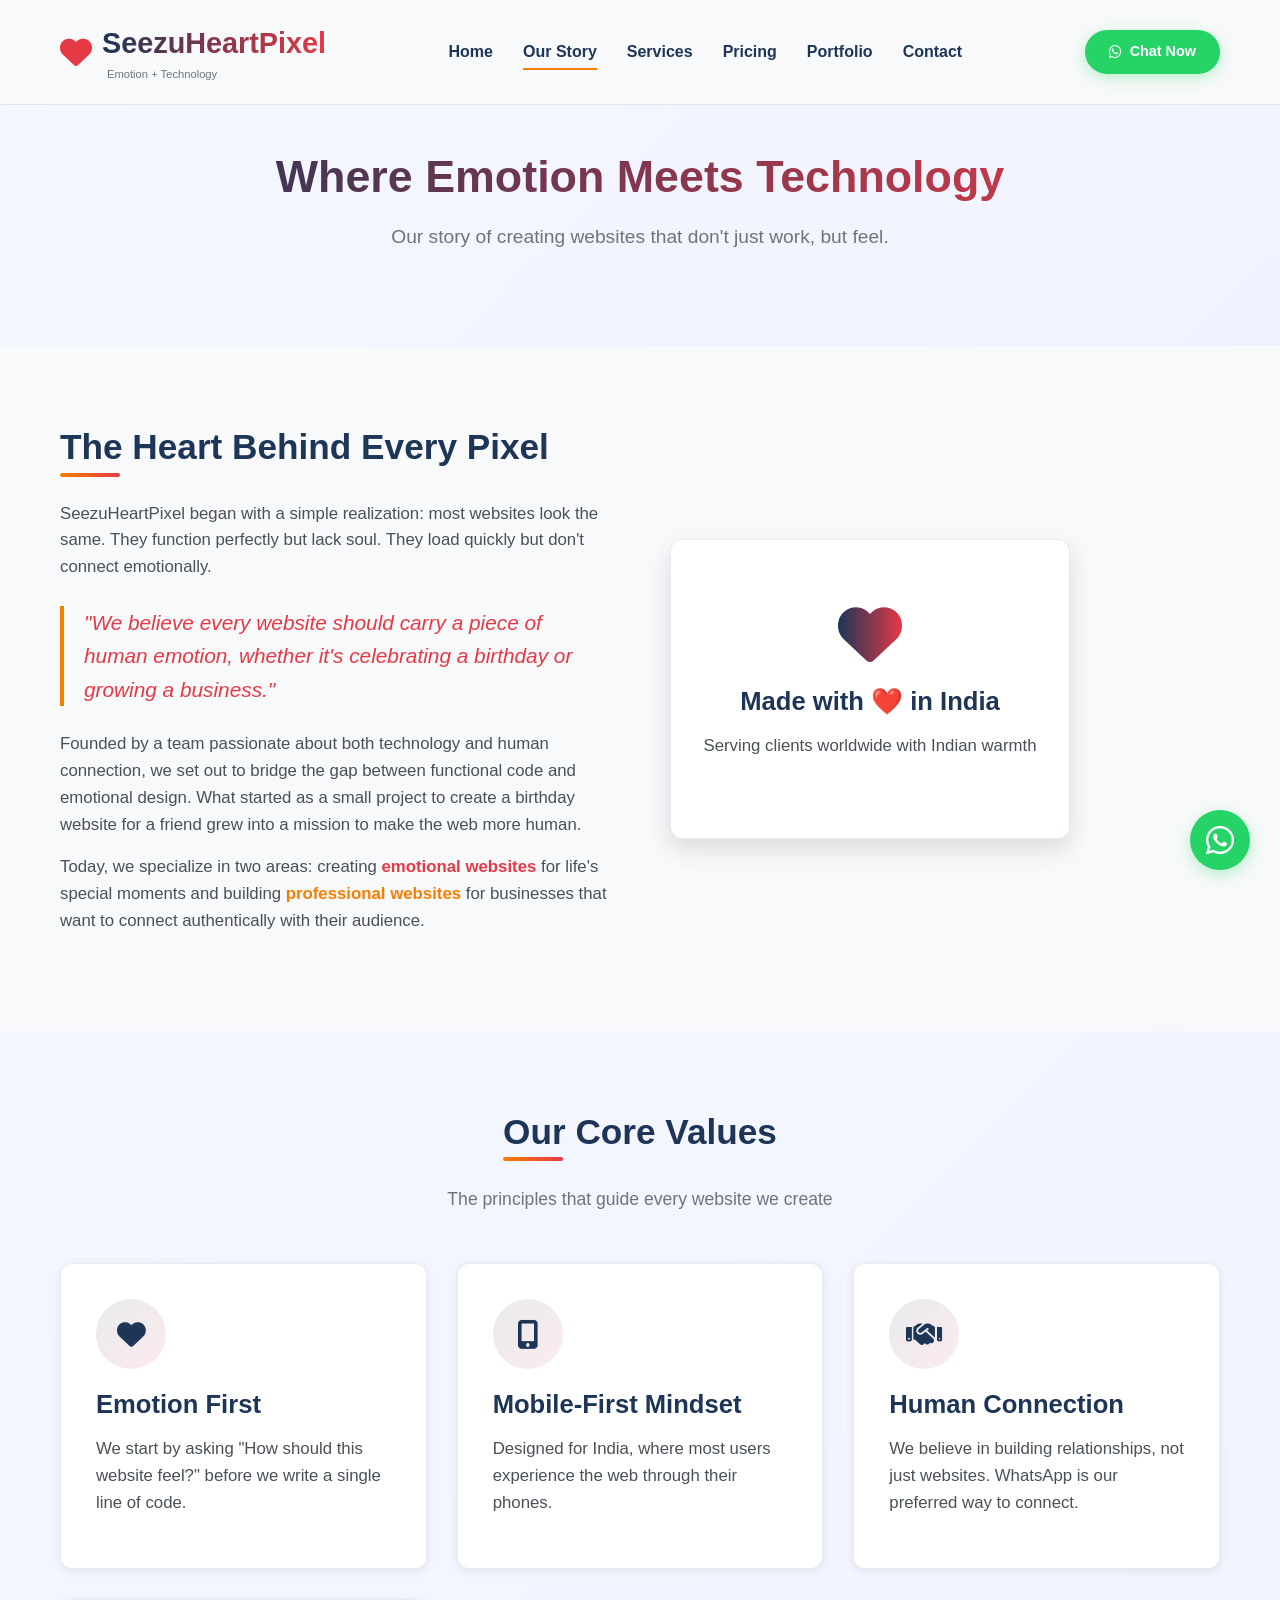
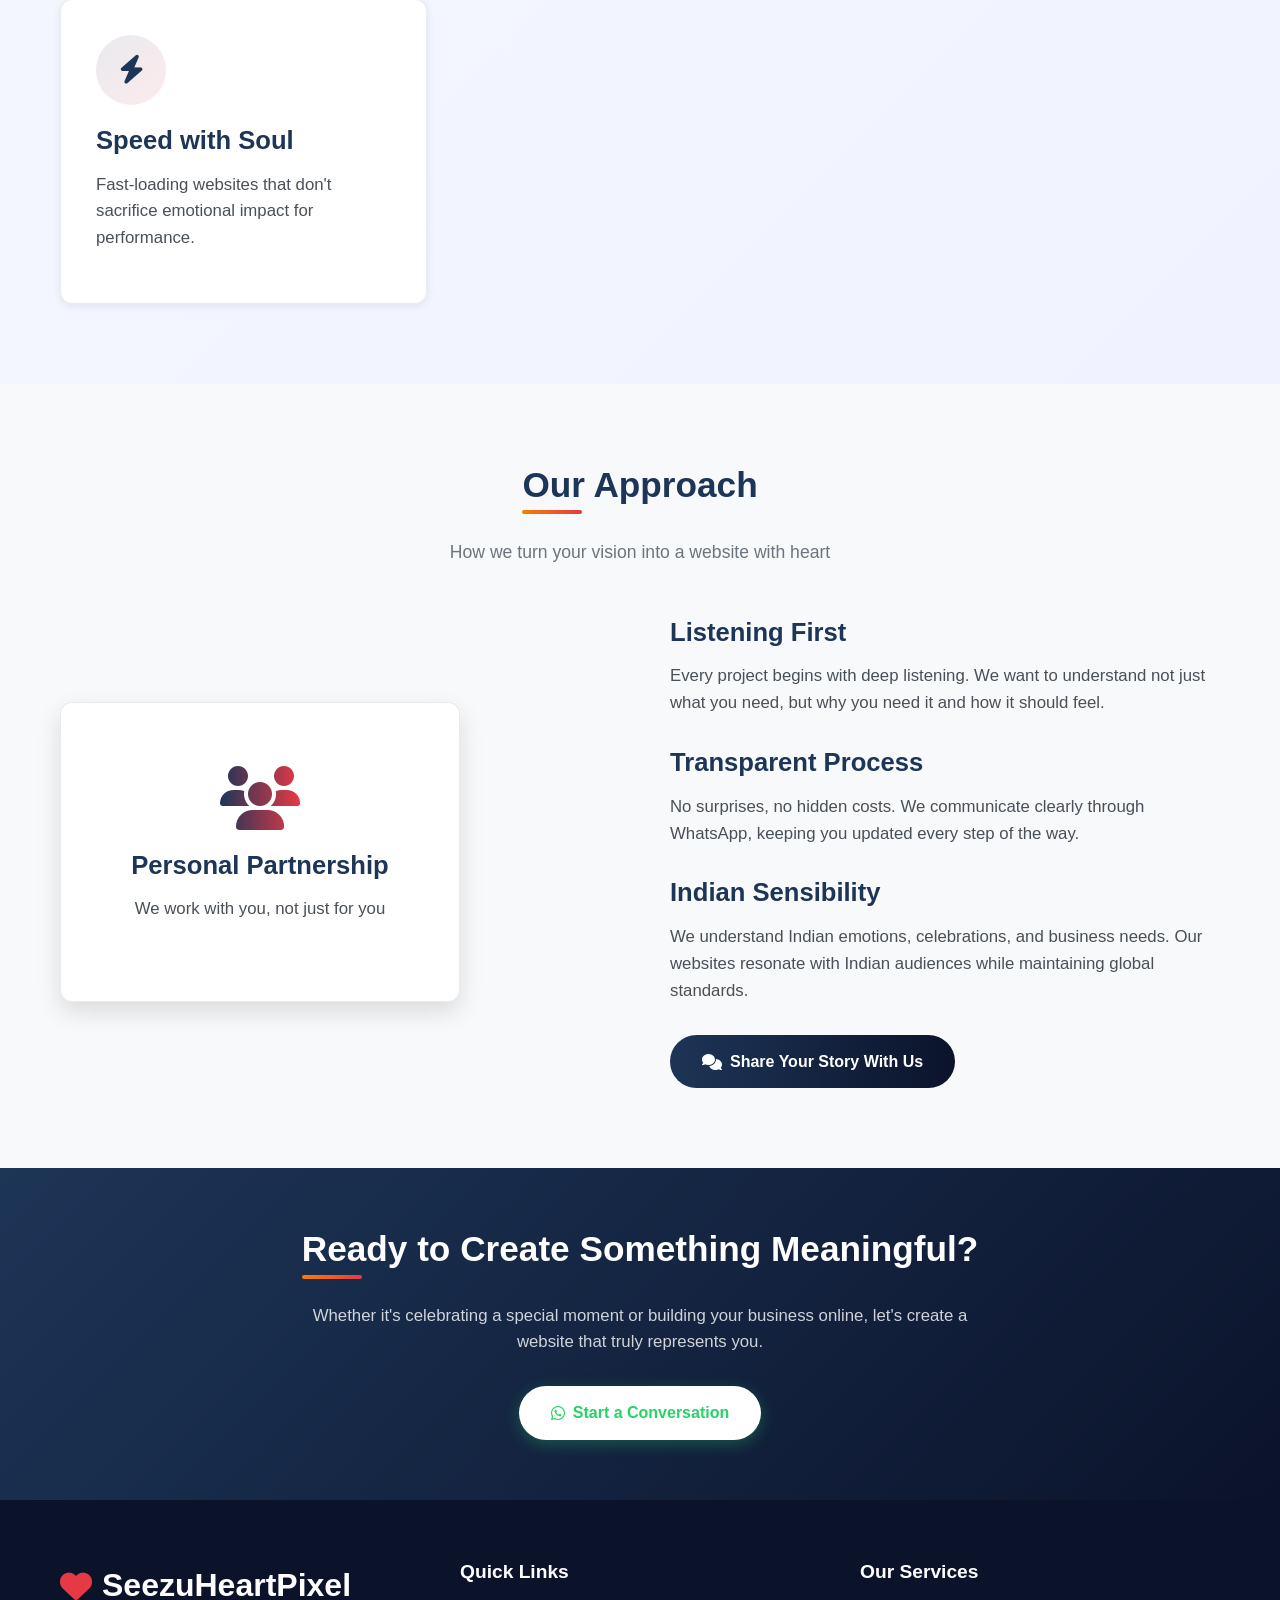
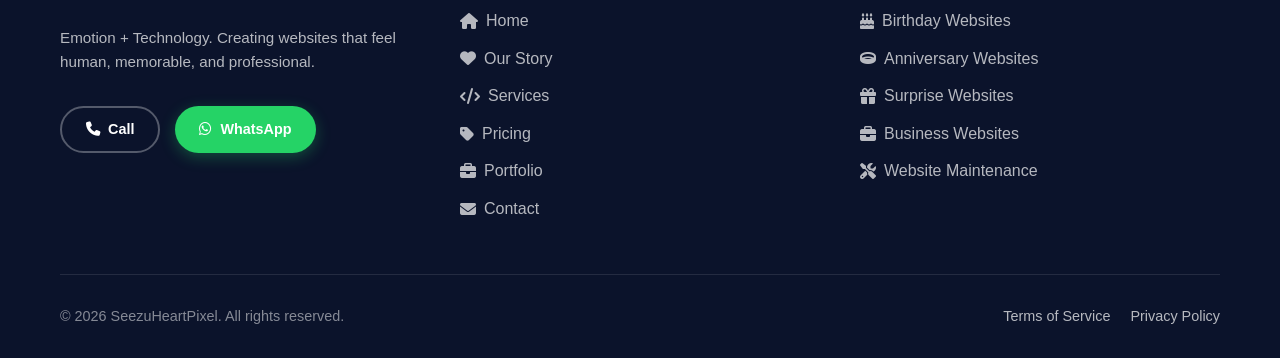
<file: about.html>
<!DOCTYPE html>
<html lang="en">

<head>
    <meta charset="UTF-8">
    <meta name="viewport" content="width=device-width, initial-scale=1.0">
    <title>Our Story | SeezuHeartPixel - Websites with Heart</title>
    <meta name="description"
        content="Discover the story behind SeezuHeartPixel - where emotion meets technology to create websites that feel human and memorable.">
    <link rel="stylesheet" href="https://cdnjs.cloudflare.com/ajax/libs/font-awesome/6.4.0/css/all.min.css">
    <link rel="stylesheet" href="css/style.css">
    <link rel="icon"
        href="data:image/svg+xml,<svg xmlns=%22http://www.w3.org/2000/svg%22 viewBox=%220 0 100 100%22><text y=%22.9em%22 font-size=%2290%22>❤️</text></svg>">
</head>

<body>
    <!-- WhatsApp Float Button -->
    <a href="#" class="whatsapp-float">
        <i class="fab fa-whatsapp"></i>
    </a>

    <!-- Header -->
    <header>
        <div class="container">
            <nav class="nav-container">
                <a href="index.html" class="logo">
                    <i class="fas fa-heart logo-icon"></i>
                    <div>
                        <div class="logo-text">SeezuHeartPixel</div>
                        <div class="logo-tagline">Emotion + Technology</div>
                    </div>
                </a>

                <div class="mobile-toggle">
                    <span></span>
                    <span></span>
                    <span></span>
                </div>

                <div class="nav-links">
                    <a href="index.html">Home</a>
                    <a href="about.html" class="active">Our Story</a>
                    <a href="services.html">Services</a>
                    <a href="pricing.html">Pricing</a>
                    <a href="portfolio.html">Portfolio</a>
                    <a href="contact.html">Contact</a>
                </div>

                <div class="nav-cta">
                    <a href="#" class="btn btn-whatsapp btn-small">
                        <i class="fab fa-whatsapp"></i> Chat Now
                    </a>
                </div>
            </nav>
        </div>
    </header>

    <!-- About Hero -->
    <main>
        <section class="about-hero">
            <div class="container">
                <h1>Where Emotion Meets Technology</h1>
                <p class="hero-tagline">Our story of creating websites that don't just work, but feel.</p>
            </div>
        </section>

        <!-- Our Story -->
        <section class="section">
            <div class="container">
                <div class="about-content">
                    <div>
                        <h2>The Heart Behind Every Pixel</h2>
                        <p>SeezuHeartPixel began with a simple realization: most websites look the same. They function
                            perfectly but lack soul. They load quickly but don't connect emotionally.</p>

                        <p class="story-emphasis">
                            "We believe every website should carry a piece of human emotion, whether it's celebrating a
                            birthday or growing a business."
                        </p>

                        <p>Founded by a team passionate about both technology and human connection, we set out to bridge
                            the gap between functional code and emotional design. What started as a small project to
                            create a birthday website for a friend grew into a mission to make the web more human.</p>

                        <p>Today, we specialize in two areas: creating <strong class="emotional-text">emotional
                                websites</strong> for life's special moments and building <strong
                                class="creative-text">professional websites</strong> for businesses that want to connect
                            authentically with their audience.</p>
                    </div>

                    <div class="about-image">
                        <div class="visual-card">
                            <div class="visual-content">
                                <i class="fas fa-heart visual-icon"></i>
                                <h3>Made with ❤️ in India</h3>
                                <p>Serving clients worldwide with Indian warmth</p>
                            </div>
                        </div>
                    </div>
                </div>
            </div>
        </section>

        <!-- Values -->
        <section class="section" style="background: linear-gradient(135deg, #f5f7ff 0%, #f0f2ff 100%);">
            <div class="container">
                <div class="section-header">
                    <h2>Our Core Values</h2>
                    <p>The principles that guide every website we create</p>
                </div>

                <div class="cards-grid">
                    <div class="card">
                        <div class="card-icon">
                            <i class="fas fa-heart"></i>
                        </div>
                        <h3>Emotion First</h3>
                        <p>We start by asking "How should this website feel?" before we write a single line of code.</p>
                    </div>

                    <div class="card">
                        <div class="card-icon">
                            <i class="fas fa-mobile-alt"></i>
                        </div>
                        <h3>Mobile-First Mindset</h3>
                        <p>Designed for India, where most users experience the web through their phones.</p>
                    </div>

                    <div class="card">
                        <div class="card-icon">
                            <i class="fas fa-handshake"></i>
                        </div>
                        <h3>Human Connection</h3>
                        <p>We believe in building relationships, not just websites. WhatsApp is our preferred way to
                            connect.</p>
                    </div>

                    <div class="card">
                        <div class="card-icon">
                            <i class="fas fa-bolt"></i>
                        </div>
                        <h3>Speed with Soul</h3>
                        <p>Fast-loading websites that don't sacrifice emotional impact for performance.</p>
                    </div>
                </div>
            </div>
        </section>

        <!-- Team Approach -->
        <section class="section">
            <div class="container">
                <div class="section-header">
                    <h2>Our Approach</h2>
                    <p>How we turn your vision into a website with heart</p>
                </div>

                <div class="about-content">
                    <div class="about-image">
                        <div class="visual-card">
                            <div class="visual-content">
                                <i class="fas fa-users visual-icon"></i>
                                <h3>Personal Partnership</h3>
                                <p>We work with you, not just for you</p>
                            </div>
                        </div>
                    </div>

                    <div>
                        <h3>Listening First</h3>
                        <p>Every project begins with deep listening. We want to understand not just what you need, but
                            why you need it and how it should feel.</p>

                        <h3 style="margin-top: 30px;">Transparent Process</h3>
                        <p>No surprises, no hidden costs. We communicate clearly through WhatsApp, keeping you updated
                            every step of the way.</p>

                        <h3 style="margin-top: 30px;">Indian Sensibility</h3>
                        <p>We understand Indian emotions, celebrations, and business needs. Our websites resonate with
                            Indian audiences while maintaining global standards.</p>

                        <div style="margin-top: 30px;">
                            <a href="contact.html" class="btn btn-primary">
                                <i class="fas fa-comments"></i> Share Your Story With Us
                            </a>
                        </div>
                    </div>
                </div>
            </div>
        </section>

        <!-- CTA -->
        <section class="section"
            style="background: linear-gradient(135deg, var(--blue-primary), var(--blue-secondary)); padding: 60px 0; text-align: center;">
            <div class="container">
                <h2 style="color: white;">Ready to Create Something Meaningful?</h2>
                <p style="color: rgba(255,255,255,0.8); max-width: 700px; margin: 0 auto 30px;">
                    Whether it's celebrating a special moment or building your business online, let's create a website
                    that truly represents you.
                </p>
                <a href="#" class="btn btn-whatsapp" style="background: white; color: var(--whatsapp-green);">
                    <i class="fab fa-whatsapp"></i> Start a Conversation
                </a>
            </div>
        </section>
    </main>

    <!-- Footer -->
    <footer>
        <div class="container">
            <div class="footer-content">
                <div class="footer-brand">
                    <div class="footer-logo">
                        <i class="fas fa-heart logo-icon"></i>
                        <span>SeezuHeartPixel</span>
                    </div>
                    <p class="footer-tagline">
                        Emotion + Technology. Creating websites that feel human, memorable, and professional.
                    </p>
                    <div style="display: flex; gap: 15px;">
                        <a href="tel:+917723832790" class="btn btn-outline btn-small"
                            style="color: white; border-color: rgba(255,255,255,0.3);">
                            <i class="fas fa-phone"></i> Call
                        </a>
                        <a href="#" class="btn btn-whatsapp btn-small">
                            <i class="fab fa-whatsapp"></i> WhatsApp
                        </a>
                    </div>
                </div>

                <div class="footer-links">
                    <h3>Quick Links</h3>
                    <ul>
                        <li><a href="index.html"><i class="fas fa-home"></i> Home</a></li>
                        <li><a href="about.html"><i class="fas fa-heart"></i> Our Story</a></li>
                        <li><a href="services.html"><i class="fas fa-code"></i> Services</a></li>
                        <li><a href="pricing.html"><i class="fas fa-tag"></i> Pricing</a></li>
                        <li><a href="portfolio.html"><i class="fas fa-briefcase"></i> Portfolio</a></li>
                        <li><a href="contact.html"><i class="fas fa-envelope"></i> Contact</a></li>
                    </ul>
                </div>

                <div class="footer-services">
                    <h3>Our Services</h3>
                    <ul>
                        <li><a href="special/birthday.html"><i class="fas fa-birthday-cake"></i> Birthday Websites</a>
                        </li>
                        <li><a href="special/anniversary.html"><i class="fas fa-ring"></i> Anniversary Websites</a></li>
                        <li><a href="special/surprise.html"><i class="fas fa-gift"></i> Surprise Websites</a></li>
                        <li><a href="services.html#business"><i class="fas fa-briefcase"></i> Business Websites</a></li>
                        <li><a href="services.html#maintenance"><i class="fas fa-tools"></i> Website Maintenance</a>
                        </li>
                    </ul>
                </div>
            </div>

            <div class="footer-bottom">
                <div>
                    &copy; <span id="current-year">2023</span> SeezuHeartPixel. All rights reserved.
                </div>
                <div class="footer-bottom-links">
                    <a href="terms.html">Terms of Service</a>
                    <a href="privacy.html">Privacy Policy</a>
                </div>
            </div>
        </div>
    </footer>

    <script src="js/script.js"></script>
</body>

</html>
</file>
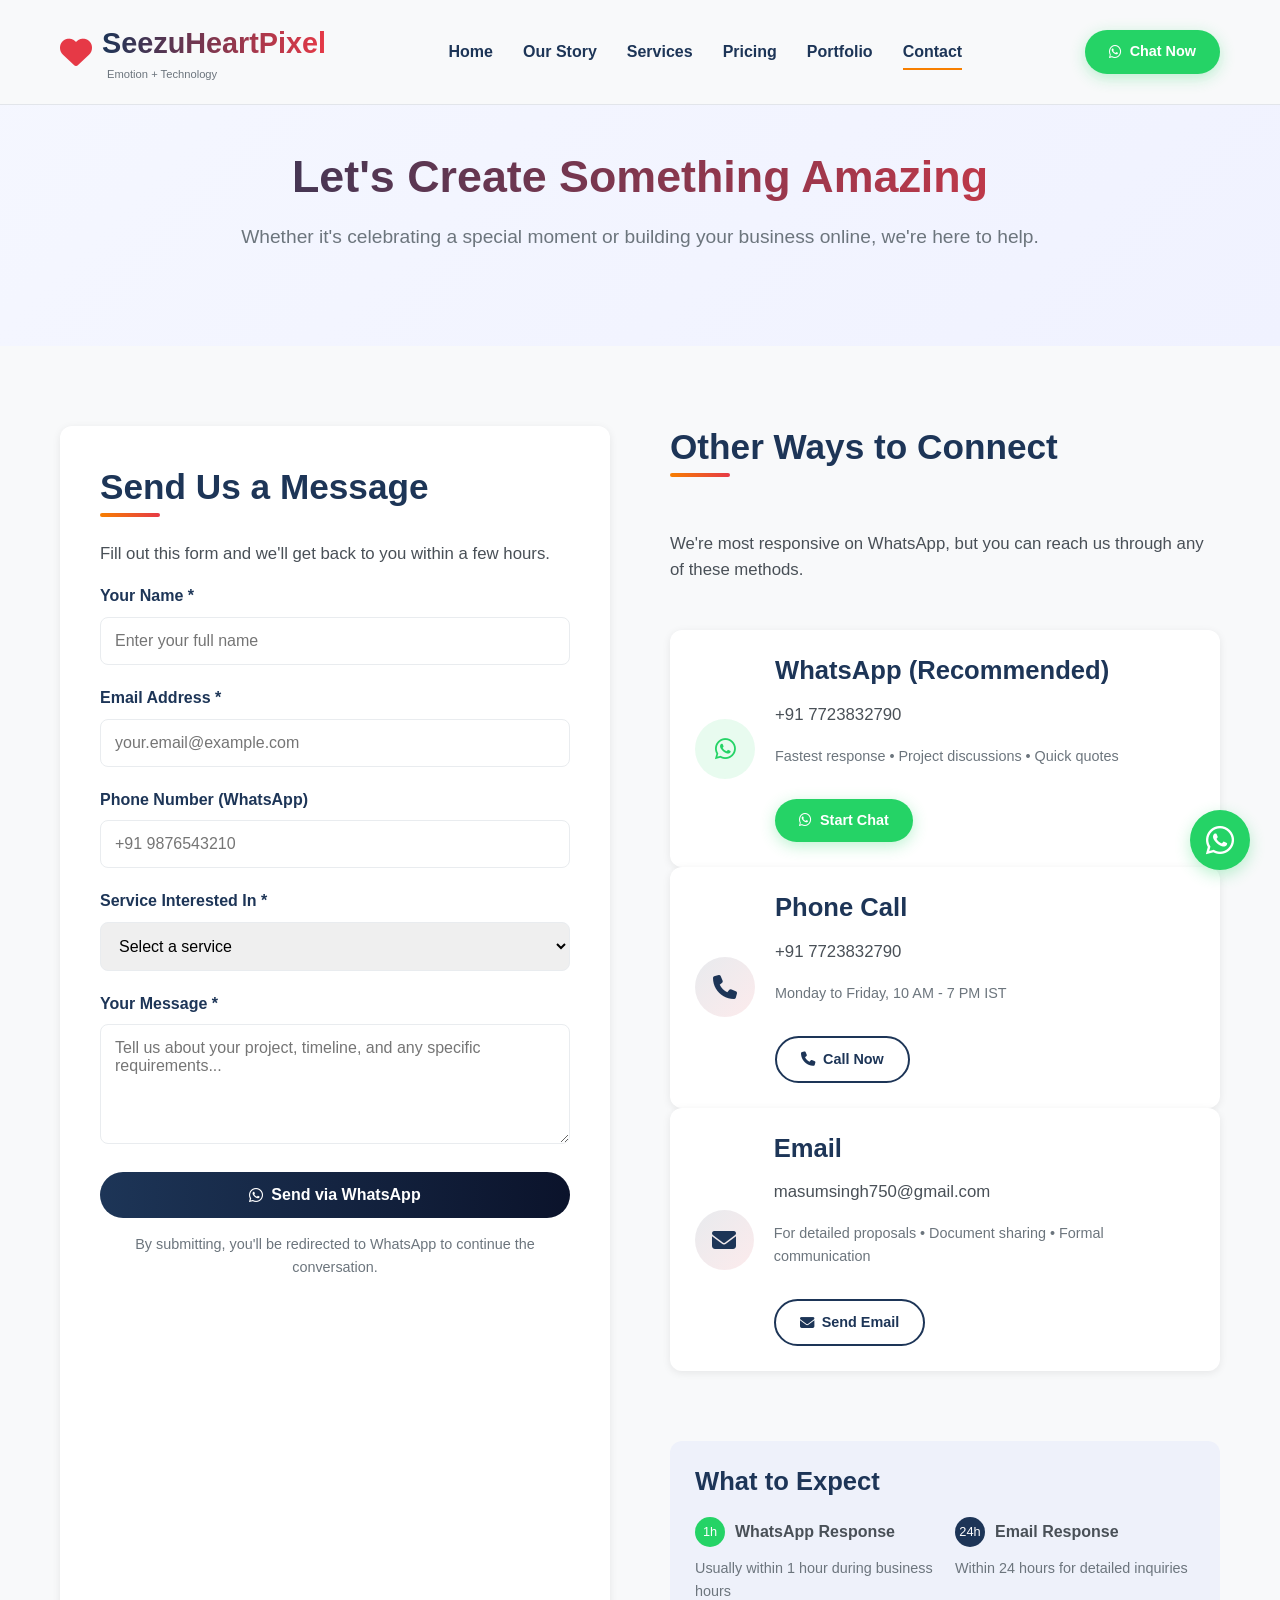
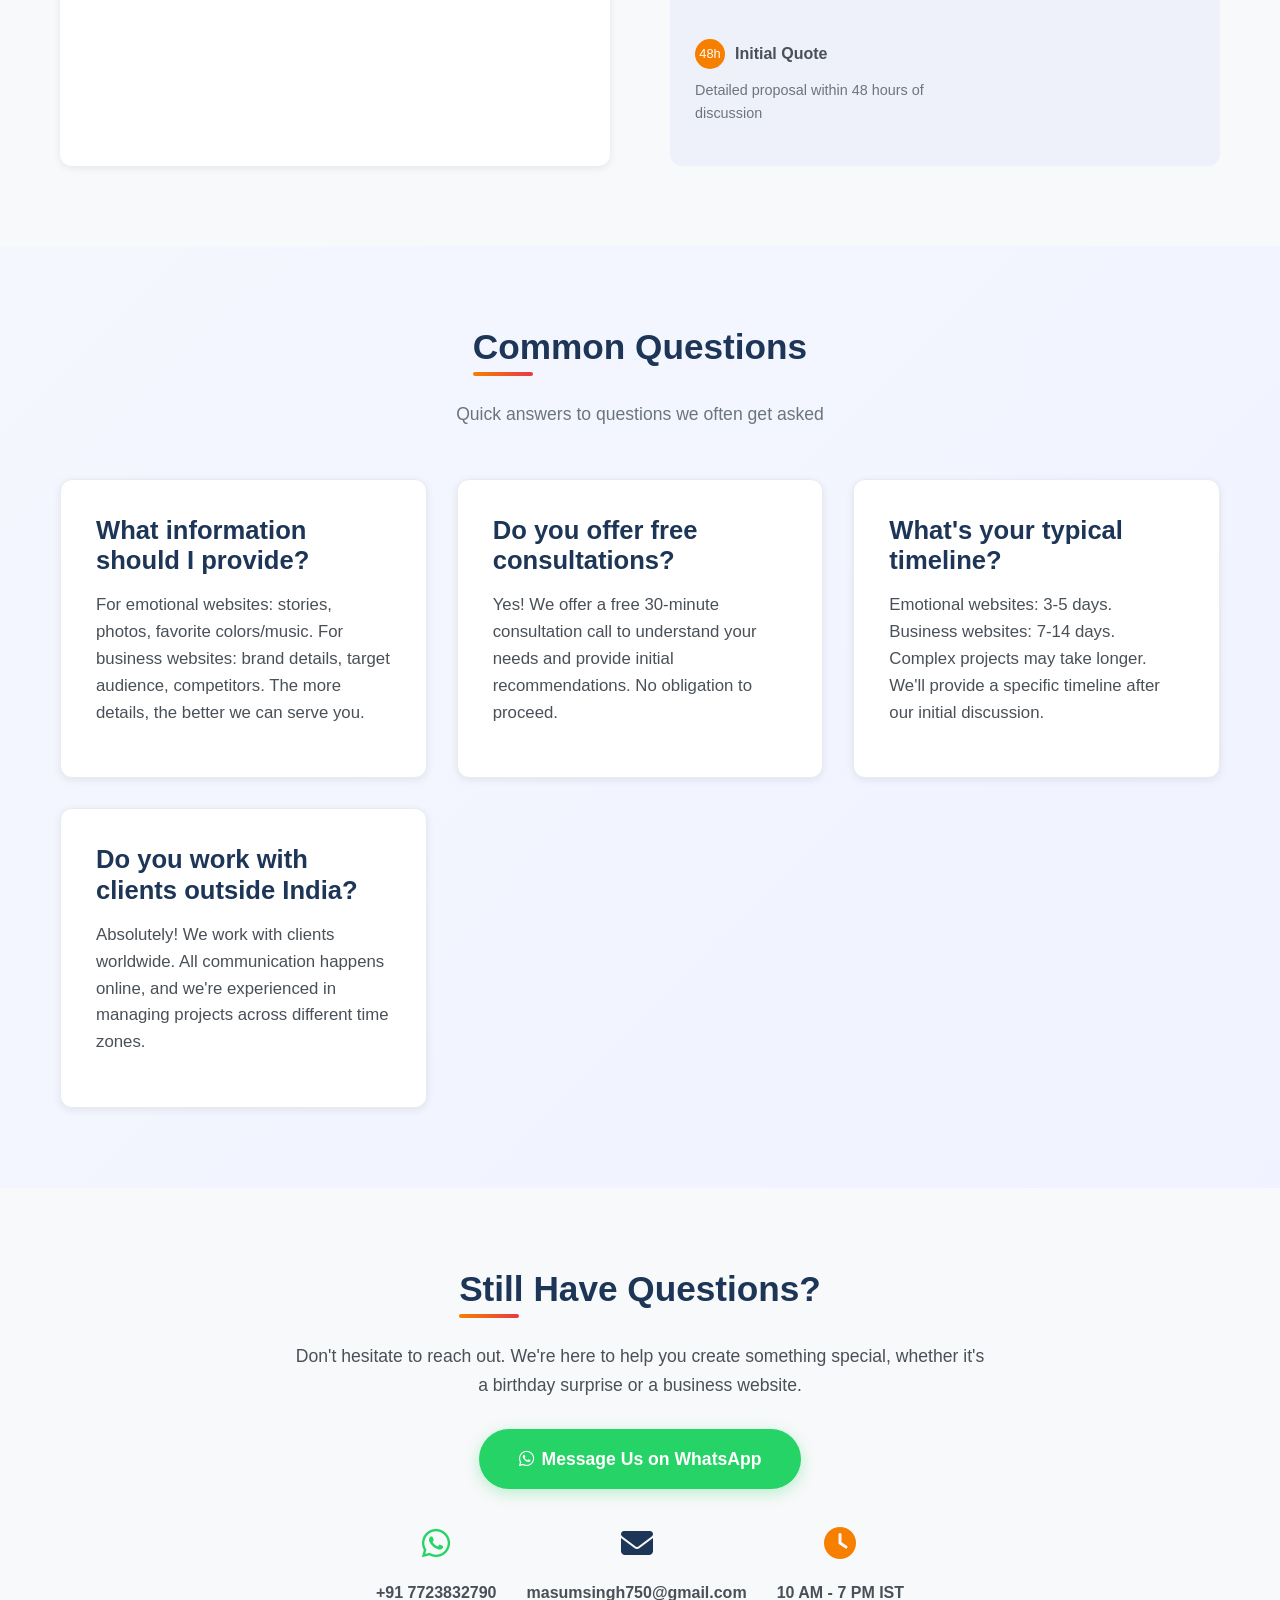
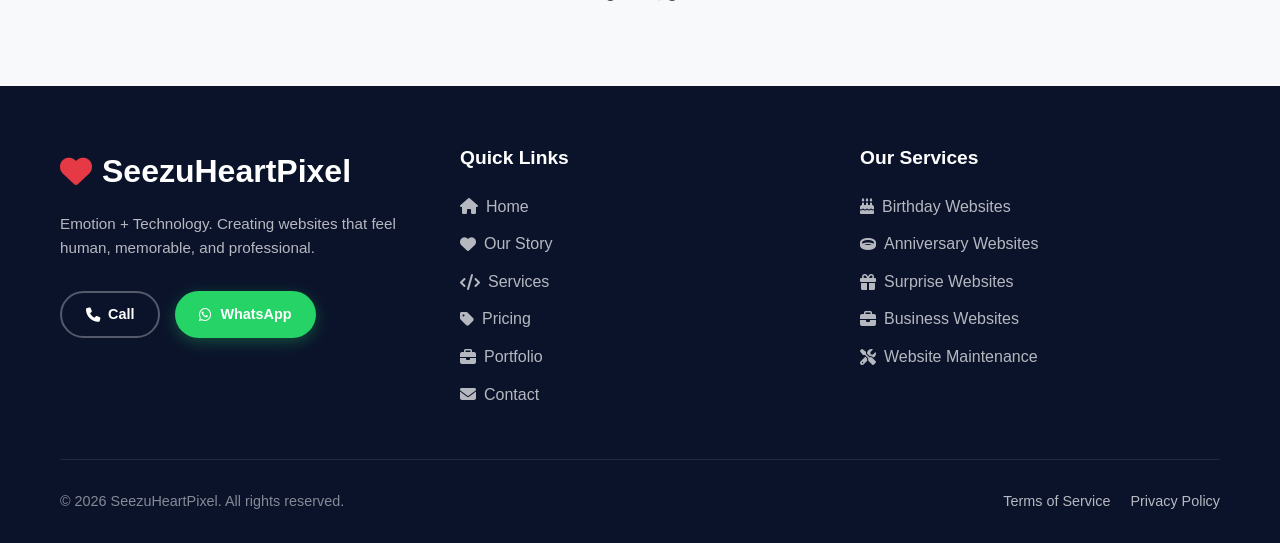
<file: contact.html>
<!DOCTYPE html>
<html lang="en">

<head>
    <meta charset="UTF-8">
    <meta name="viewport" content="width=device-width, initial-scale=1.0">
    <title>Contact Us | SeezuHeartPixel - Get in Touch</title>
    <meta name="description"
        content="Contact SeezuHeartPixel via WhatsApp, phone, or email. Let's discuss your website project and create something amazing together.">
    <link rel="stylesheet" href="https://cdnjs.cloudflare.com/ajax/libs/font-awesome/6.4.0/css/all.min.css">
    <link rel="stylesheet" href="css/style.css">
    <link rel="icon"
        href="data:image/svg+xml,<svg xmlns=%22http://www.w3.org/2000/svg%22 viewBox=%220 0 100 100%22><text y=%22.9em%22 font-size=%2290%22>📞</text></svg>">
</head>

<body>
    <!-- WhatsApp Float Button -->
    <a href="#" class="whatsapp-float">
        <i class="fab fa-whatsapp"></i>
    </a>

    <!-- Header -->
    <header>
        <div class="container">
            <nav class="nav-container">
                <a href="index.html" class="logo">
                    <i class="fas fa-heart logo-icon"></i>
                    <div>
                        <div class="logo-text">SeezuHeartPixel</div>
                        <div class="logo-tagline">Emotion + Technology</div>
                    </div>
                </a>

                <div class="mobile-toggle">
                    <span></span>
                    <span></span>
                    <span></span>
                </div>

                <div class="nav-links">
                    <a href="index.html">Home</a>
                    <a href="about.html">Our Story</a>
                    <a href="services.html">Services</a>
                    <a href="pricing.html">Pricing</a>
                    <a href="portfolio.html">Portfolio</a>
                    <a href="contact.html" class="active">Contact</a>
                </div>

                <div class="nav-cta">
                    <a href="#" class="btn btn-whatsapp btn-small">
                        <i class="fab fa-whatsapp"></i> Chat Now
                    </a>
                </div>
            </nav>
        </div>
    </header>

    <!-- Contact Hero -->
    <main>
        <section class="contact-hero">
            <div class="container">
                <h1>Let's Create Something Amazing</h1>
                <p class="hero-tagline">Whether it's celebrating a special moment or building your business online,
                    we're here to help.</p>
            </div>
        </section>

        <!-- Contact Content -->
        <section class="section">
            <div class="container">
                <div class="contact-container">
                    <!-- Contact Form -->
                    <div class="contact-form">
                        <h2>Send Us a Message</h2>
                        <p>Fill out this form and we'll get back to you within a few hours.</p>

                        <form id="contact-form">
                            <div class="form-group">
                                <label for="name">Your Name *</label>
                                <input type="text" id="name" name="name" required placeholder="Enter your full name">
                            </div>

                            <div class="form-group">
                                <label for="email">Email Address *</label>
                                <input type="email" id="email" name="email" required
                                    placeholder="your.email@example.com">
                            </div>

                            <div class="form-group">
                                <label for="phone">Phone Number (WhatsApp)</label>
                                <input type="tel" id="phone" name="phone" placeholder="+91 9876543210">
                            </div>

                            <div class="form-group">
                                <label for="service">Service Interested In *</label>
                                <select id="service" name="service" required>
                                    <option value="">Select a service</option>
                                    <option value="birthday">Birthday Website</option>
                                    <option value="anniversary">Anniversary Website</option>
                                    <option value="surprise">Surprise Website</option>
                                    <option value="business">Business Website</option>
                                    <option value="maintenance">Website Maintenance</option>
                                    <option value="redesign">Website Redesign</option>
                                    <option value="custom">Custom Solution</option>
                                    <option value="consultation">Just a Consultation</option>
                                </select>
                            </div>

                            <div class="form-group">
                                <label for="message">Your Message *</label>
                                <textarea id="message" name="message" rows="5" required
                                    placeholder="Tell us about your project, timeline, and any specific requirements..."></textarea>
                            </div>

                            <button type="submit" class="btn btn-primary" style="width: 100%;">
                                <i class="fab fa-whatsapp"></i> Send via WhatsApp
                            </button>

                            <p
                                style="margin-top: 15px; font-size: 0.9rem; color: var(--gray-medium); text-align: center;">
                                By submitting, you'll be redirected to WhatsApp to continue the conversation.
                            </p>
                        </form>
                    </div>

                    <!-- Contact Info -->
                    <div class="contact-info">
                        <h2>Other Ways to Connect</h2>
                        <p>We're most responsive on WhatsApp, but you can reach us through any of these methods.</p>

                        <div class="contact-methods">
                            <div class="contact-method whatsapp">
                                <div class="contact-icon">
                                    <i class="fab fa-whatsapp"></i>
                                </div>
                                <div>
                                    <h3>WhatsApp (Recommended)</h3>
                                    <p>+91 7723832790</p>
                                    <p style="font-size: 0.9rem; color: var(--gray-medium); margin-top: 5px;">
                                        Fastest response • Project discussions • Quick quotes
                                    </p>
                                    <a href="#" class="btn btn-whatsapp btn-small" style="margin-top: 15px;">
                                        <i class="fab fa-whatsapp"></i> Start Chat
                                    </a>
                                </div>
                            </div>

                            <div class="contact-method">
                                <div class="contact-icon">
                                    <i class="fas fa-phone"></i>
                                </div>
                                <div>
                                    <h3>Phone Call</h3>
                                    <p>+91 7723832790</p>
                                    <p style="font-size: 0.9rem; color: var(--gray-medium); margin-top: 5px;">
                                        Monday to Friday, 10 AM - 7 PM IST
                                    </p>
                                    <a href="tel:+917723832790" class="btn btn-outline btn-small"
                                        style="margin-top: 15px;">
                                        <i class="fas fa-phone"></i> Call Now
                                    </a>
                                </div>
                            </div>

                            <div class="contact-method">
                                <div class="contact-icon">
                                    <i class="fas fa-envelope"></i>
                                </div>
                                <div>
                                    <h3>Email</h3>
                                    <p>masumsingh750@gmail.com</p>
                                    <p style="font-size: 0.9rem; color: var(--gray-medium); margin-top: 5px;">
                                        For detailed proposals • Document sharing • Formal communication
                                    </p>
                                    <a href="mailto:masumsingh750@gmail.com" class="btn btn-outline btn-small"
                                        style="margin-top: 15px;">
                                        <i class="fas fa-envelope"></i> Send Email
                                    </a>
                                </div>
                            </div>
                        </div>

                        <!-- Response Time -->
                        <div
                            style="margin-top: 40px; background: rgba(67, 97, 238, 0.05); padding: 25px; border-radius: var(--border-radius);">
                            <h3>What to Expect</h3>
                            <div
                                style="display: grid; grid-template-columns: repeat(auto-fit, minmax(200px, 1fr)); gap: 20px; margin-top: 20px;">
                                <div>
                                    <div style="display: flex; align-items: center; gap: 10px; margin-bottom: 10px;">
                                        <div
                                            style="width: 30px; height: 30px; background: var(--whatsapp-green); border-radius: 50%; display: flex; align-items: center; justify-content: center; color: white; font-size: 0.8rem;">
                                            1h
                                        </div>
                                        <strong>WhatsApp Response</strong>
                                    </div>
                                    <p style="font-size: 0.9rem; color: var(--gray-medium);">Usually within 1 hour
                                        during business hours</p>
                                </div>

                                <div>
                                    <div style="display: flex; align-items: center; gap: 10px; margin-bottom: 10px;">
                                        <div
                                            style="width: 30px; height: 30px; background: var(--blue-primary); border-radius: 50%; display: flex; align-items: center; justify-content: center; color: white; font-size: 0.8rem;">
                                            24h
                                        </div>
                                        <strong>Email Response</strong>
                                    </div>
                                    <p style="font-size: 0.9rem; color: var(--gray-medium);">Within 24 hours for
                                        detailed inquiries</p>
                                </div>

                                <div>
                                    <div style="display: flex; align-items: center; gap: 10px; margin-bottom: 10px;">
                                        <div
                                            style="width: 30px; height: 30px; background: var(--orange-creative); border-radius: 50%; display: flex; align-items: center; justify-content: center; color: white; font-size: 0.8rem;">
                                            48h
                                        </div>
                                        <strong>Initial Quote</strong>
                                    </div>
                                    <p style="font-size: 0.9rem; color: var(--gray-medium);">Detailed proposal within 48
                                        hours of discussion</p>
                                </div>
                            </div>
                        </div>
                    </div>
                </div>
            </div>
        </section>

        <!-- FAQ -->
        <section class="section" style="background: linear-gradient(135deg, #f5f7ff 0%, #f0f2ff 100%);">
            <div class="container">
                <div class="section-header">
                    <h2>Common Questions</h2>
                    <p>Quick answers to questions we often get asked</p>
                </div>

                <div class="cards-grid">
                    <div class="card">
                        <h3>What information should I provide?</h3>
                        <p>For emotional websites: stories, photos, favorite colors/music. For business websites: brand
                            details, target audience, competitors. The more details, the better we can serve you.</p>
                    </div>

                    <div class="card">
                        <h3>Do you offer free consultations?</h3>
                        <p>Yes! We offer a free 30-minute consultation call to understand your needs and provide initial
                            recommendations. No obligation to proceed.</p>
                    </div>

                    <div class="card">
                        <h3>What's your typical timeline?</h3>
                        <p>Emotional websites: 3-5 days. Business websites: 7-14 days. Complex projects may take longer.
                            We'll provide a specific timeline after our initial discussion.</p>
                    </div>

                    <div class="card">
                        <h3>Do you work with clients outside India?</h3>
                        <p>Absolutely! We work with clients worldwide. All communication happens online, and we're
                            experienced in managing projects across different time zones.</p>
                    </div>
                </div>
            </div>
        </section>

        <!-- Final CTA -->
        <section class="section">
            <div class="container">
                <div class="text-center">
                    <h2>Still Have Questions?</h2>
                    <p style="max-width: 700px; margin: 0 auto 30px; font-size: 1.1rem;">
                        Don't hesitate to reach out. We're here to help you create something special, whether it's a
                        birthday surprise or a business website.
                    </p>
                    <a href="#" class="btn btn-whatsapp" style="padding: 16px 40px; font-size: 1.1rem;">
                        <i class="fab fa-whatsapp"></i> Message Us on WhatsApp
                    </a>
                    <div style="display: flex; justify-content: center; gap: 30px; margin-top: 30px; flex-wrap: wrap;">
                        <div style="text-align: center;">
                            <div style="font-size: 2rem; color: var(--whatsapp-green);">
                                <i class="fab fa-whatsapp"></i>
                            </div>
                            <div style="font-weight: 600; margin-top: 10px;">+91 7723832790</div>
                        </div>

                        <div style="text-align: center;">
                            <div style="font-size: 2rem; color: var(--blue-primary);">
                                <i class="fas fa-envelope"></i>
                            </div>
                            <div style="font-weight: 600; margin-top: 10px;">masumsingh750@gmail.com</div>
                        </div>

                        <div style="text-align: center;">
                            <div style="font-size: 2rem; color: var(--orange-creative);">
                                <i class="fas fa-clock"></i>
                            </div>
                            <div style="font-weight: 600; margin-top: 10px;">10 AM - 7 PM IST</div>
                        </div>
                    </div>
                </div>
            </div>
        </section>
    </main>

    <!-- Footer -->
    <footer>
        <div class="container">
            <div class="footer-content">
                <div class="footer-brand">
                    <div class="footer-logo">
                        <i class="fas fa-heart logo-icon"></i>
                        <span>SeezuHeartPixel</span>
                    </div>
                    <p class="footer-tagline">
                        Emotion + Technology. Creating websites that feel human, memorable, and professional.
                    </p>
                    <div style="display: flex; gap: 15px;">
                        <a href="tel:+917723832790" class="btn btn-outline btn-small"
                            style="color: white; border-color: rgba(255,255,255,0.3);">
                            <i class="fas fa-phone"></i> Call
                        </a>
                        <a href="#" class="btn btn-whatsapp btn-small">
                            <i class="fab fa-whatsapp"></i> WhatsApp
                        </a>
                    </div>
                </div>

                <div class="footer-links">
                    <h3>Quick Links</h3>
                    <ul>
                        <li><a href="index.html"><i class="fas fa-home"></i> Home</a></li>
                        <li><a href="about.html"><i class="fas fa-heart"></i> Our Story</a></li>
                        <li><a href="services.html"><i class="fas fa-code"></i> Services</a></li>
                        <li><a href="pricing.html"><i class="fas fa-tag"></i> Pricing</a></li>
                        <li><a href="portfolio.html"><i class="fas fa-briefcase"></i> Portfolio</a></li>
                        <li><a href="contact.html"><i class="fas fa-envelope"></i> Contact</a></li>
                    </ul>
                </div>

                <div class="footer-services">
                    <h3>Our Services</h3>
                    <ul>
                        <li><a href="special/birthday.html"><i class="fas fa-birthday-cake"></i> Birthday Websites</a>
                        </li>
                        <li><a href="special/anniversary.html"><i class="fas fa-ring"></i> Anniversary Websites</a></li>
                        <li><a href="special/surprise.html"><i class="fas fa-gift"></i> Surprise Websites</a></li>
                        <li><a href="services.html#business"><i class="fas fa-briefcase"></i> Business Websites</a></li>
                        <li><a href="services.html#maintenance"><i class="fas fa-tools"></i> Website Maintenance</a>
                        </li>
                    </ul>
                </div>
            </div>

            <div class="footer-bottom">
                <div>
                    &copy; <span id="current-year">2023</span> SeezuHeartPixel. All rights reserved.
                </div>
                <div class="footer-bottom-links">
                    <a href="terms.html">Terms of Service</a>
                    <a href="privacy.html">Privacy Policy</a>
                </div>
            </div>
        </div>
    </footer>

    <script src="js/script.js"></script>
</body>

</html>
</file>
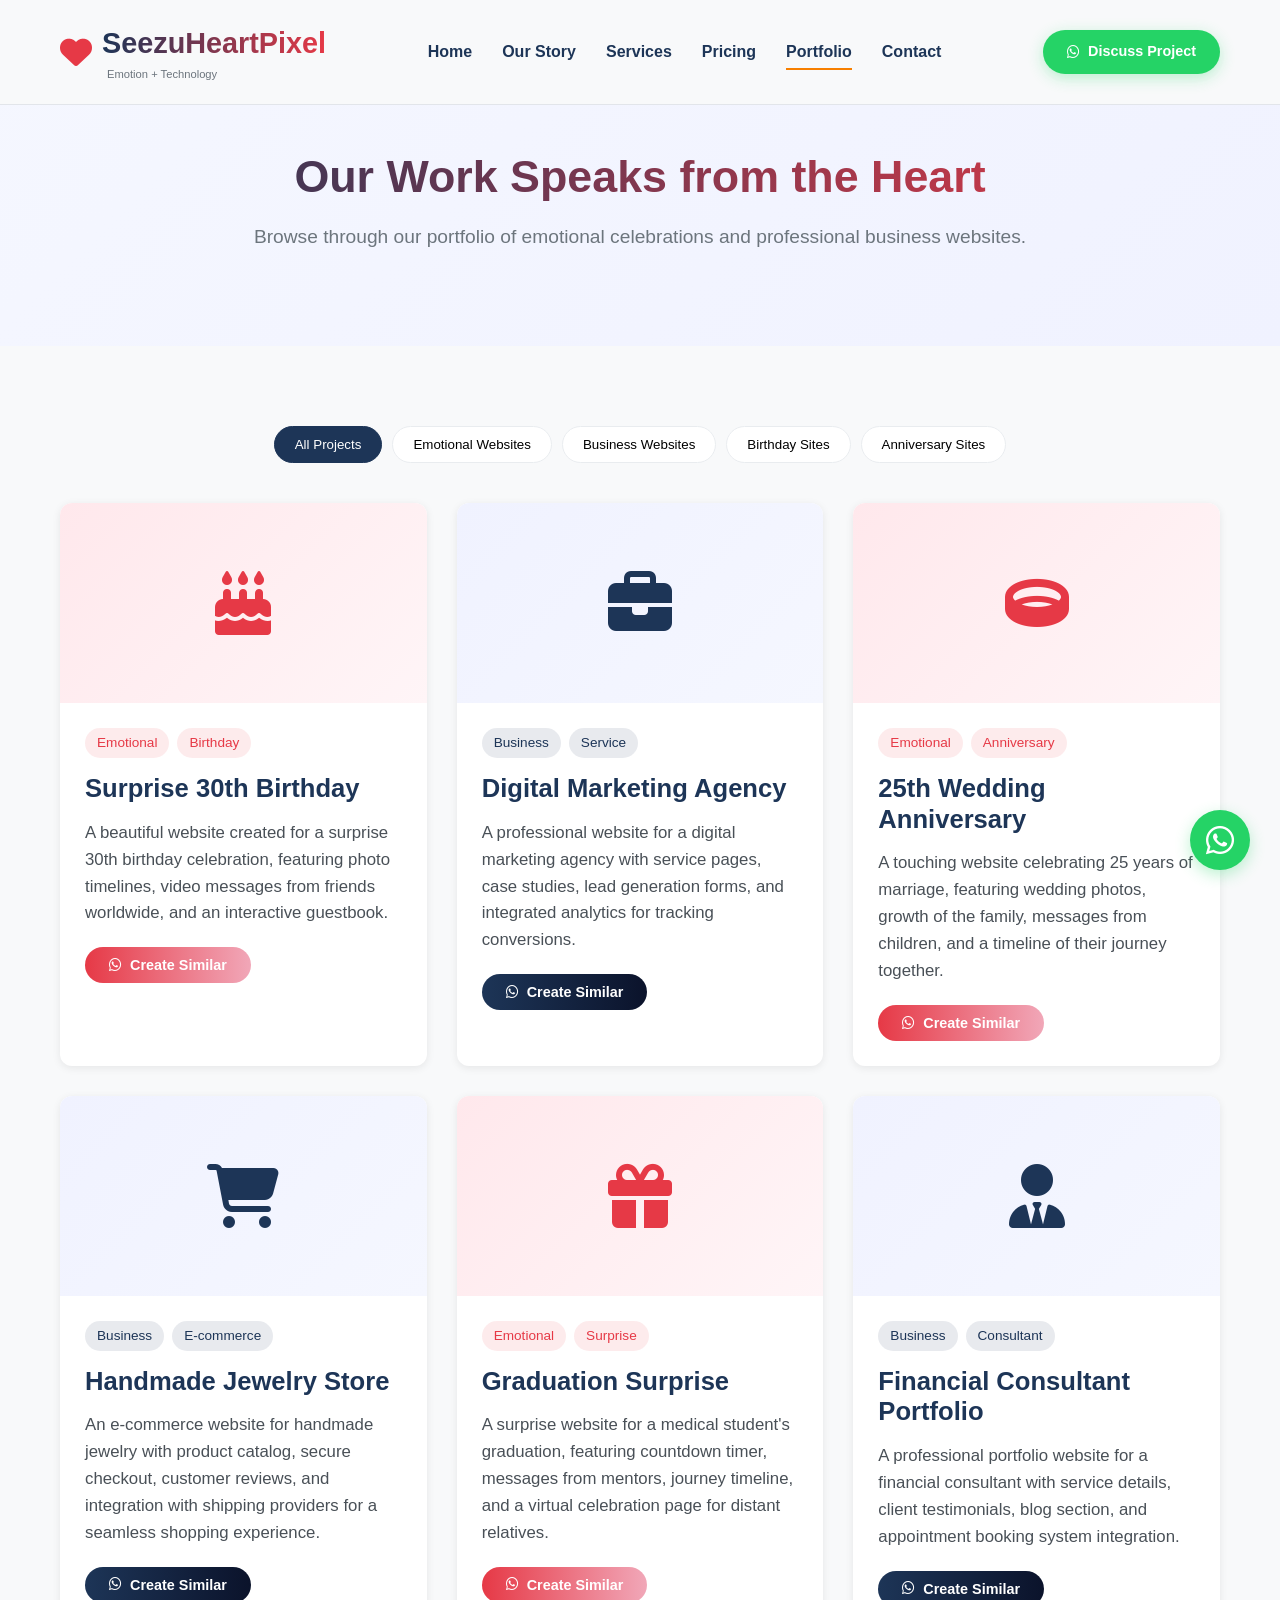
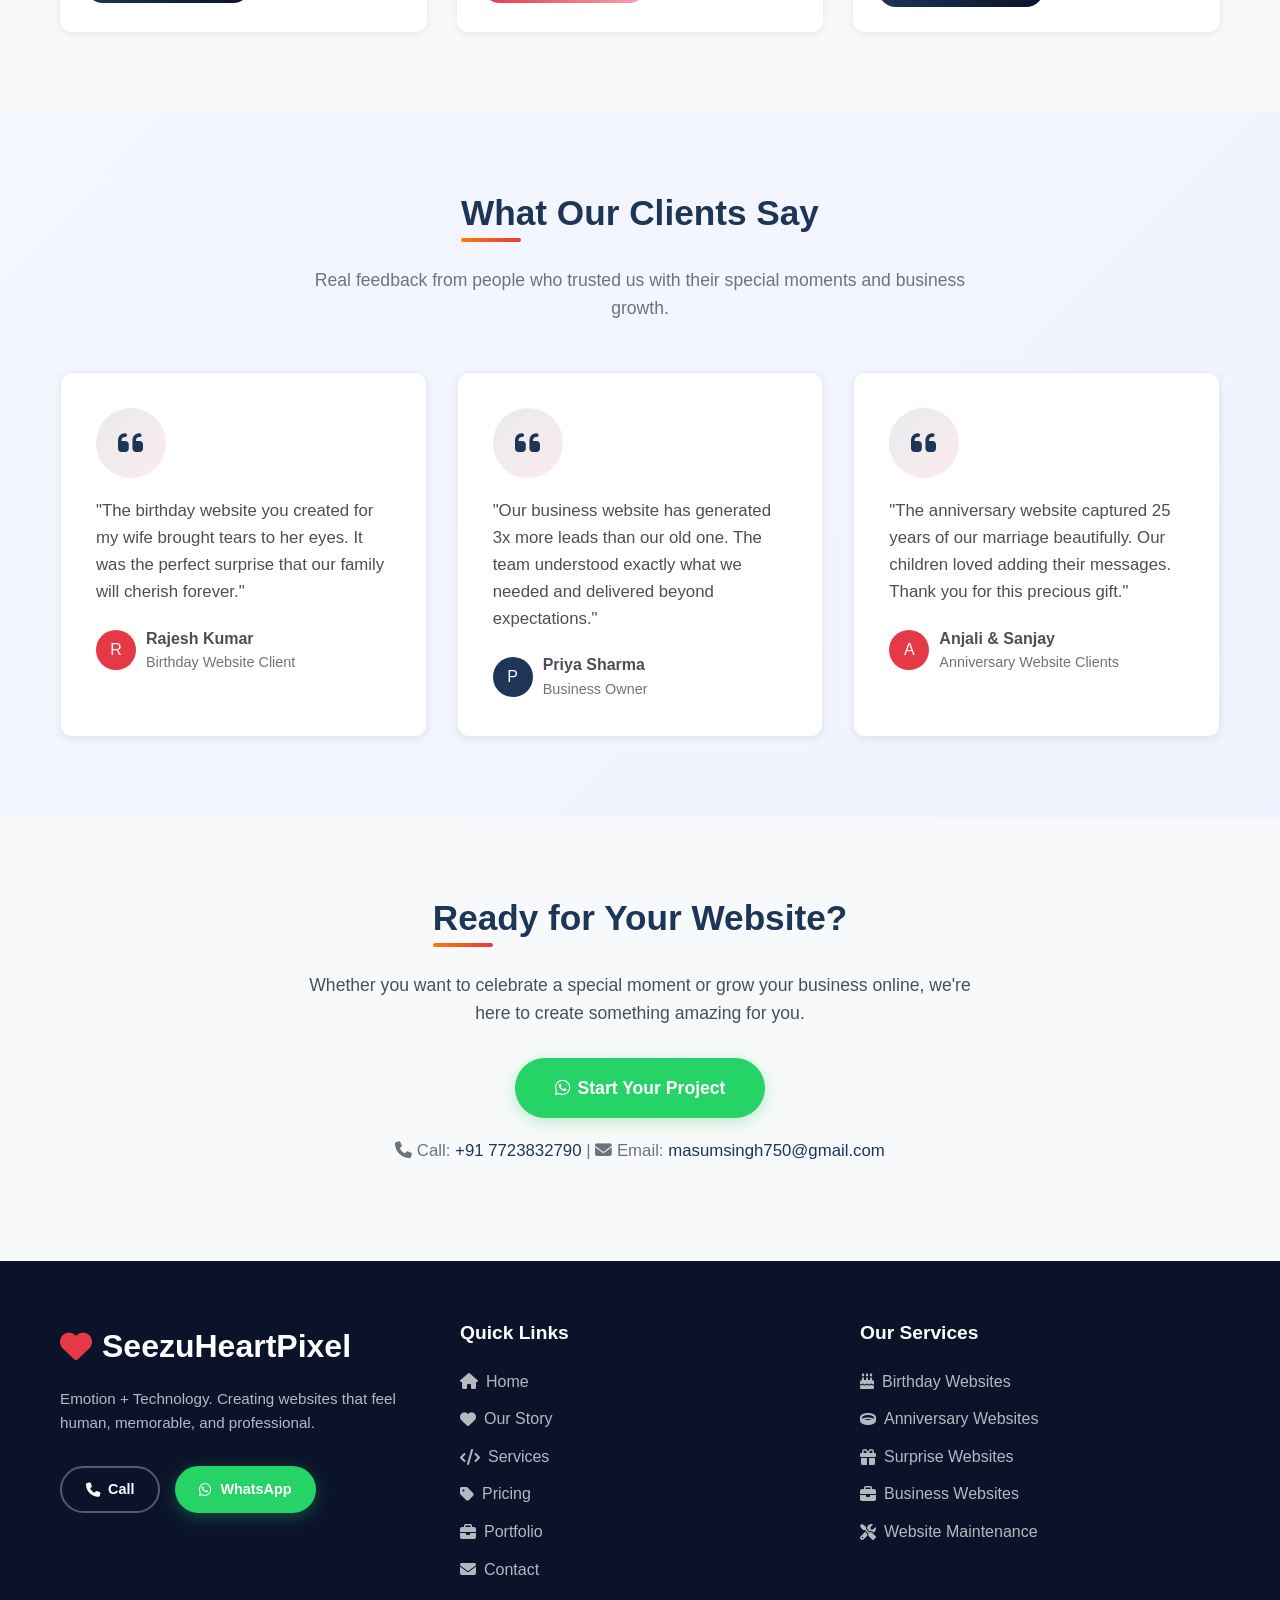
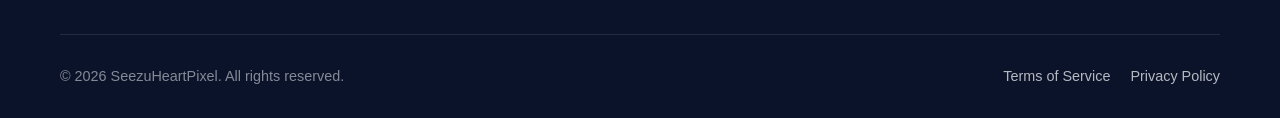
<file: portfolio.html>
<!DOCTYPE html>
<html lang="en">

<head>
    <meta charset="UTF-8">
    <meta name="viewport" content="width=device-width, initial-scale=1.0">
    <title>Portfolio | SeezuHeartPixel - Our Website Projects</title>
    <meta name="description"
        content="View our portfolio of emotional and business websites. See examples of our work for birthdays, anniversaries, and business projects.">
    <link rel="stylesheet" href="https://cdnjs.cloudflare.com/ajax/libs/font-awesome/6.4.0/css/all.min.css">
    <link rel="stylesheet" href="css/style.css">
    <link rel="icon"
        href="data:image/svg+xml,<svg xmlns=%22http://www.w3.org/2000/svg%22 viewBox=%220 0 100 100%22><text y=%22.9em%22 font-size=%2290%22>🎨</text></svg>">
</head>

<body>
    <!-- WhatsApp Float Button -->
    <a href="#" class="whatsapp-float">
        <i class="fab fa-whatsapp"></i>
    </a>

    <!-- Header -->
    <header>
        <div class="container">
            <nav class="nav-container">
                <a href="index.html" class="logo">
                    <i class="fas fa-heart logo-icon"></i>
                    <div>
                        <div class="logo-text">SeezuHeartPixel</div>
                        <div class="logo-tagline">Emotion + Technology</div>
                    </div>
                </a>

                <div class="mobile-toggle">
                    <span></span>
                    <span></span>
                    <span></span>
                </div>

                <div class="nav-links">
                    <a href="index.html">Home</a>
                    <a href="about.html">Our Story</a>
                    <a href="services.html">Services</a>
                    <a href="pricing.html">Pricing</a>
                    <a href="portfolio.html" class="active">Portfolio</a>
                    <a href="contact.html">Contact</a>
                </div>

                <div class="nav-cta">
                    <a href="#" class="btn btn-whatsapp btn-small">
                        <i class="fab fa-whatsapp"></i> Discuss Project
                    </a>
                </div>
            </nav>
        </div>
    </header>

    <!-- Portfolio Hero -->
    <main>
        <section class="portfolio-hero">
            <div class="container">
                <h1>Our Work Speaks from the Heart</h1>
                <p class="hero-tagline">Browse through our portfolio of emotional celebrations and professional business
                    websites.</p>
            </div>
        </section>

        <!-- Portfolio Filter -->
        <section class="section">
            <div class="container">
                <div class="portfolio-filter">
                    <button class="filter-btn active" data-filter="all">All Projects</button>
                    <button class="filter-btn" data-filter="emotional">Emotional Websites</button>
                    <button class="filter-btn" data-filter="business">Business Websites</button>
                    <button class="filter-btn" data-filter="birthday">Birthday Sites</button>
                    <button class="filter-btn" data-filter="anniversary">Anniversary Sites</button>
                </div>

                <!-- Portfolio Grid -->
                <div class="portfolio-grid">
                    <!-- Project 1 - Birthday -->
                    <div class="portfolio-item" data-category="emotional birthday">
                        <div class="portfolio-image"
                            style="background: linear-gradient(135deg, #FFE8EC 0%, #FFF5F7 100%);">
                            <i class="fas fa-birthday-cake" style="color: var(--red-emotion); font-size: 4rem;"></i>
                        </div>
                        <div class="portfolio-content">
                            <div class="portfolio-tags">
                                <span class="tag tag-emotional">Emotional</span>
                                <span class="tag tag-emotional">Birthday</span>
                            </div>
                            <h3>Surprise 30th Birthday</h3>
                            <p>A beautiful website created for a surprise 30th birthday celebration, featuring photo
                                timelines, video messages from friends worldwide, and an interactive guestbook.</p>
                            <div style="display: flex; gap: 10px; margin-top: 20px;">
                                <button class="btn btn-emotion btn-small" data-plan="Birthday Website Like This"
                                    data-price="Starting from ₹4,999">
                                    <i class="fab fa-whatsapp"></i> Create Similar
                                </button>
                            </div>
                        </div>
                    </div>

                    <!-- Project 2 - Business -->
                    <div class="portfolio-item" data-category="business">
                        <div class="portfolio-image"
                            style="background: linear-gradient(135deg, #f0f2ff 0%, #f5f7ff 100%);">
                            <i class="fas fa-briefcase" style="color: var(--blue-primary); font-size: 4rem;"></i>
                        </div>
                        <div class="portfolio-content">
                            <div class="portfolio-tags">
                                <span class="tag tag-business">Business</span>
                                <span class="tag tag-business">Service</span>
                            </div>
                            <h3>Digital Marketing Agency</h3>
                            <p>A professional website for a digital marketing agency with service pages, case studies,
                                lead generation forms, and integrated analytics for tracking conversions.</p>
                            <div style="display: flex; gap: 10px; margin-top: 20px;">
                                <button class="btn btn-primary btn-small" data-plan="Business Website Like This"
                                    data-price="Starting from ₹14,999">
                                    <i class="fab fa-whatsapp"></i> Create Similar
                                </button>
                            </div>
                        </div>
                    </div>

                    <!-- Project 3 - Anniversary -->
                    <div class="portfolio-item" data-category="emotional anniversary">
                        <div class="portfolio-image"
                            style="background: linear-gradient(135deg, #FFE8EC 0%, #FFF5F7 100%);">
                            <i class="fas fa-ring" style="color: var(--red-emotion); font-size: 4rem;"></i>
                        </div>
                        <div class="portfolio-content">
                            <div class="portfolio-tags">
                                <span class="tag tag-emotional">Emotional</span>
                                <span class="tag tag-emotional">Anniversary</span>
                            </div>
                            <h3>25th Wedding Anniversary</h3>
                            <p>A touching website celebrating 25 years of marriage, featuring wedding photos, growth of
                                the family, messages from children, and a timeline of their journey together.</p>
                            <div style="display: flex; gap: 10px; margin-top: 20px;">
                                <button class="btn btn-emotion btn-small" data-plan="Anniversary Website Like This"
                                    data-price="Starting from ₹4,999">
                                    <i class="fab fa-whatsapp"></i> Create Similar
                                </button>
                            </div>
                        </div>
                    </div>

                    <!-- Project 4 - E-commerce -->
                    <div class="portfolio-item" data-category="business">
                        <div class="portfolio-image"
                            style="background: linear-gradient(135deg, #f0f2ff 0%, #f5f7ff 100%);">
                            <i class="fas fa-shopping-cart" style="color: var(--blue-primary); font-size: 4rem;"></i>
                        </div>
                        <div class="portfolio-content">
                            <div class="portfolio-tags">
                                <span class="tag tag-business">Business</span>
                                <span class="tag tag-business">E-commerce</span>
                            </div>
                            <h3>Handmade Jewelry Store</h3>
                            <p>An e-commerce website for handmade jewelry with product catalog, secure checkout,
                                customer reviews, and integration with shipping providers for a seamless shopping
                                experience.</p>
                            <div style="display: flex; gap: 10px; margin-top: 20px;">
                                <button class="btn btn-primary btn-small" data-plan="E-commerce Website Like This"
                                    data-price="Starting from ₹24,999">
                                    <i class="fab fa-whatsapp"></i> Create Similar
                                </button>
                            </div>
                        </div>
                    </div>

                    <!-- Project 5 - Surprise -->
                    <div class="portfolio-item" data-category="emotional">
                        <div class="portfolio-image"
                            style="background: linear-gradient(135deg, #FFE8EC 0%, #FFF5F7 100%);">
                            <i class="fas fa-gift" style="color: var(--red-emotion); font-size: 4rem;"></i>
                        </div>
                        <div class="portfolio-content">
                            <div class="portfolio-tags">
                                <span class="tag tag-emotional">Emotional</span>
                                <span class="tag tag-emotional">Surprise</span>
                            </div>
                            <h3>Graduation Surprise</h3>
                            <p>A surprise website for a medical student's graduation, featuring countdown timer,
                                messages from mentors, journey timeline, and a virtual celebration page for distant
                                relatives.</p>
                            <div style="display: flex; gap: 10px; margin-top: 20px;">
                                <button class="btn btn-emotion btn-small" data-plan="Surprise Website Like This"
                                    data-price="Starting from ₹4,999">
                                    <i class="fab fa-whatsapp"></i> Create Similar
                                </button>
                            </div>
                        </div>
                    </div>

                    <!-- Project 6 - Consultant -->
                    <div class="portfolio-item" data-category="business">
                        <div class="portfolio-image"
                            style="background: linear-gradient(135deg, #f0f2ff 0%, #f5f7ff 100%);">
                            <i class="fas fa-user-tie" style="color: var(--blue-primary); font-size: 4rem;"></i>
                        </div>
                        <div class="portfolio-content">
                            <div class="portfolio-tags">
                                <span class="tag tag-business">Business</span>
                                <span class="tag tag-business">Consultant</span>
                            </div>
                            <h3>Financial Consultant Portfolio</h3>
                            <p>A professional portfolio website for a financial consultant with service details, client
                                testimonials, blog section, and appointment booking system integration.</p>
                            <div style="display: flex; gap: 10px; margin-top: 20px;">
                                <button class="btn btn-primary btn-small" data-plan="Consultant Website Like This"
                                    data-price="Starting from ₹14,999">
                                    <i class="fab fa-whatsapp"></i> Create Similar
                                </button>
                            </div>
                        </div>
                    </div>
                </div>
            </div>
        </section>

        <!-- Client Testimonials -->
        <section class="section" style="background: linear-gradient(135deg, #f5f7ff 0%, #f0f2ff 100%);">
            <div class="container">
                <div class="section-header">
                    <h2>What Our Clients Say</h2>
                    <p>Real feedback from people who trusted us with their special moments and business growth.</p>
                </div>

                <div class="cards-grid">
                    <div class="card">
                        <div class="card-icon">
                            <i class="fas fa-quote-left"></i>
                        </div>
                        <p>"The birthday website you created for my wife brought tears to her eyes. It was the perfect
                            surprise that our family will cherish forever."</p>
                        <div style="margin-top: 20px; display: flex; align-items: center; gap: 10px;">
                            <div
                                style="width: 40px; height: 40px; background: var(--red-emotion); border-radius: 50%; display: flex; align-items: center; justify-content: center; color: white;">
                                R
                            </div>
                            <div>
                                <strong>Rajesh Kumar</strong>
                                <div style="font-size: 0.9rem; color: var(--gray-medium);">Birthday Website Client</div>
                            </div>
                        </div>
                    </div>

                    <div class="card">
                        <div class="card-icon">
                            <i class="fas fa-quote-left"></i>
                        </div>
                        <p>"Our business website has generated 3x more leads than our old one. The team understood
                            exactly what we needed and delivered beyond expectations."</p>
                        <div style="margin-top: 20px; display: flex; align-items: center; gap: 10px;">
                            <div
                                style="width: 40px; height: 40px; background: var(--blue-primary); border-radius: 50%; display: flex; align-items: center; justify-content: center; color: white;">
                                P
                            </div>
                            <div>
                                <strong>Priya Sharma</strong>
                                <div style="font-size: 0.9rem; color: var(--gray-medium);">Business Owner</div>
                            </div>
                        </div>
                    </div>

                    <div class="card">
                        <div class="card-icon">
                            <i class="fas fa-quote-left"></i>
                        </div>
                        <p>"The anniversary website captured 25 years of our marriage beautifully. Our children loved
                            adding their messages. Thank you for this precious gift."</p>
                        <div style="margin-top: 20px; display: flex; align-items: center; gap: 10px;">
                            <div
                                style="width: 40px; height: 40px; background: var(--red-emotion); border-radius: 50%; display: flex; align-items: center; justify-content: center; color: white;">
                                A
                            </div>
                            <div>
                                <strong>Anjali & Sanjay</strong>
                                <div style="font-size: 0.9rem; color: var(--gray-medium);">Anniversary Website Clients
                                </div>
                            </div>
                        </div>
                    </div>
                </div>
            </div>
        </section>

        <!-- CTA -->
        <section class="section">
            <div class="container">
                <div class="text-center">
                    <h2>Ready for Your Website?</h2>
                    <p style="max-width: 700px; margin: 0 auto 30px; font-size: 1.1rem;">
                        Whether you want to celebrate a special moment or grow your business online, we're here to
                        create something amazing for you.
                    </p>
                    <a href="contact.html" class="btn btn-whatsapp" style="padding: 16px 40px; font-size: 1.1rem;">
                        <i class="fab fa-whatsapp"></i> Start Your Project
                    </a>
                    <p style="margin-top: 20px; color: var(--gray-medium);">
                        <i class="fas fa-phone"></i> Call: <a href="tel:+917723832790"
                            style="color: var(--blue-primary);">+91 7723832790</a> |
                        <i class="fas fa-envelope"></i> Email: <a href="mailto:masumsingh750@gmail.com"
                            style="color: var(--blue-primary);">masumsingh750@gmail.com</a>
                    </p>
                </div>
            </div>
        </section>
    </main>

    <!-- Footer -->
    <footer>
        <div class="container">
            <div class="footer-content">
                <div class="footer-brand">
                    <div class="footer-logo">
                        <i class="fas fa-heart logo-icon"></i>
                        <span>SeezuHeartPixel</span>
                    </div>
                    <p class="footer-tagline">
                        Emotion + Technology. Creating websites that feel human, memorable, and professional.
                    </p>
                    <div style="display: flex; gap: 15px;">
                        <a href="tel:+917723832790" class="btn btn-outline btn-small"
                            style="color: white; border-color: rgba(255,255,255,0.3);">
                            <i class="fas fa-phone"></i> Call
                        </a>
                        <a href="#" class="btn btn-whatsapp btn-small">
                            <i class="fab fa-whatsapp"></i> WhatsApp
                        </a>
                    </div>
                </div>

                <div class="footer-links">
                    <h3>Quick Links</h3>
                    <ul>
                        <li><a href="index.html"><i class="fas fa-home"></i> Home</a></li>
                        <li><a href="about.html"><i class="fas fa-heart"></i> Our Story</a></li>
                        <li><a href="services.html"><i class="fas fa-code"></i> Services</a></li>
                        <li><a href="pricing.html"><i class="fas fa-tag"></i> Pricing</a></li>
                        <li><a href="portfolio.html"><i class="fas fa-briefcase"></i> Portfolio</a></li>
                        <li><a href="contact.html"><i class="fas fa-envelope"></i> Contact</a></li>
                    </ul>
                </div>

                <div class="footer-services">
                    <h3>Our Services</h3>
                    <ul>
                        <li><a href="special/birthday.html"><i class="fas fa-birthday-cake"></i> Birthday Websites</a>
                        </li>
                        <li><a href="special/anniversary.html"><i class="fas fa-ring"></i> Anniversary Websites</a></li>
                        <li><a href="special/surprise.html"><i class="fas fa-gift"></i> Surprise Websites</a></li>
                        <li><a href="services.html#business"><i class="fas fa-briefcase"></i> Business Websites</a></li>
                        <li><a href="services.html#maintenance"><i class="fas fa-tools"></i> Website Maintenance</a>
                        </li>
                    </ul>
                </div>
            </div>

            <div class="footer-bottom">
                <div>
                    &copy; <span id="current-year">2023</span> SeezuHeartPixel. All rights reserved.
                </div>
                <div class="footer-bottom-links">
                    <a href="terms.html">Terms of Service</a>
                    <a href="privacy.html">Privacy Policy</a>
                </div>
            </div>
        </div>
    </footer>

    <script src="js/script.js"></script>
</body>

</html>
</file>
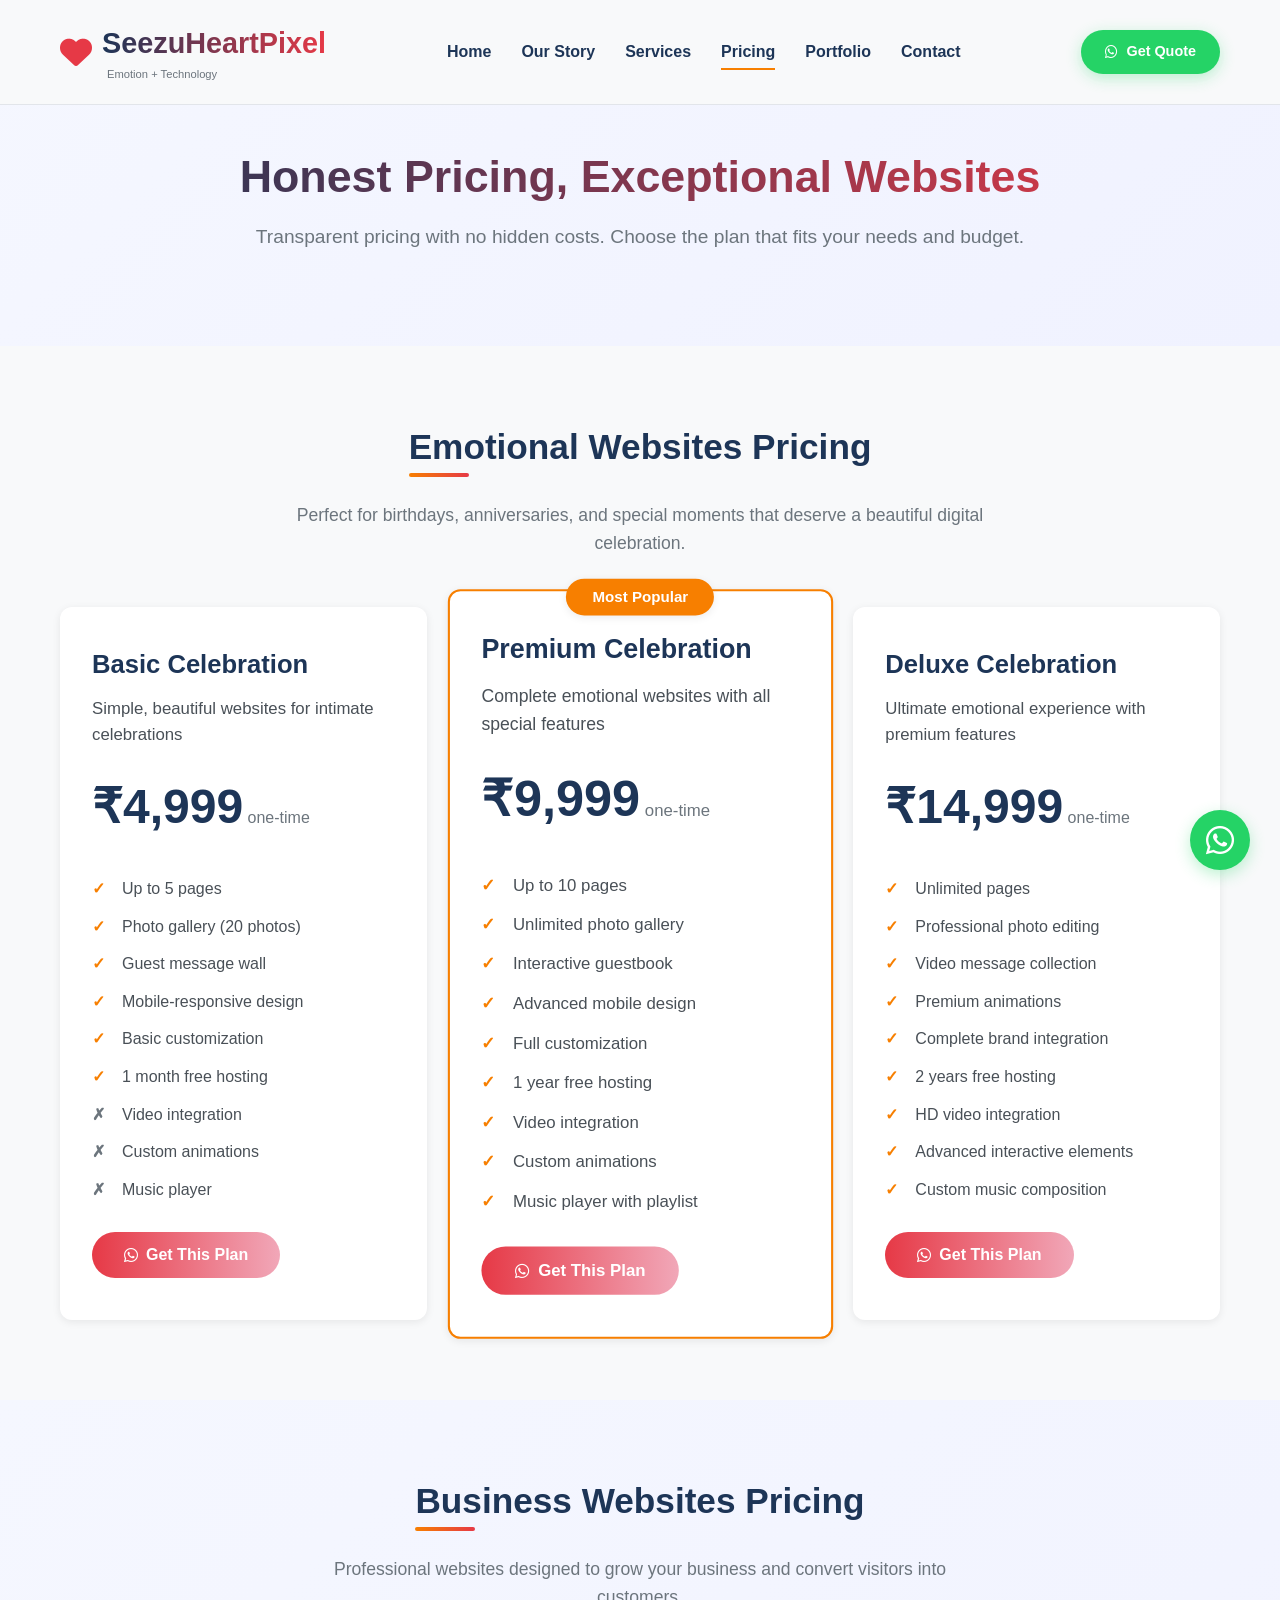
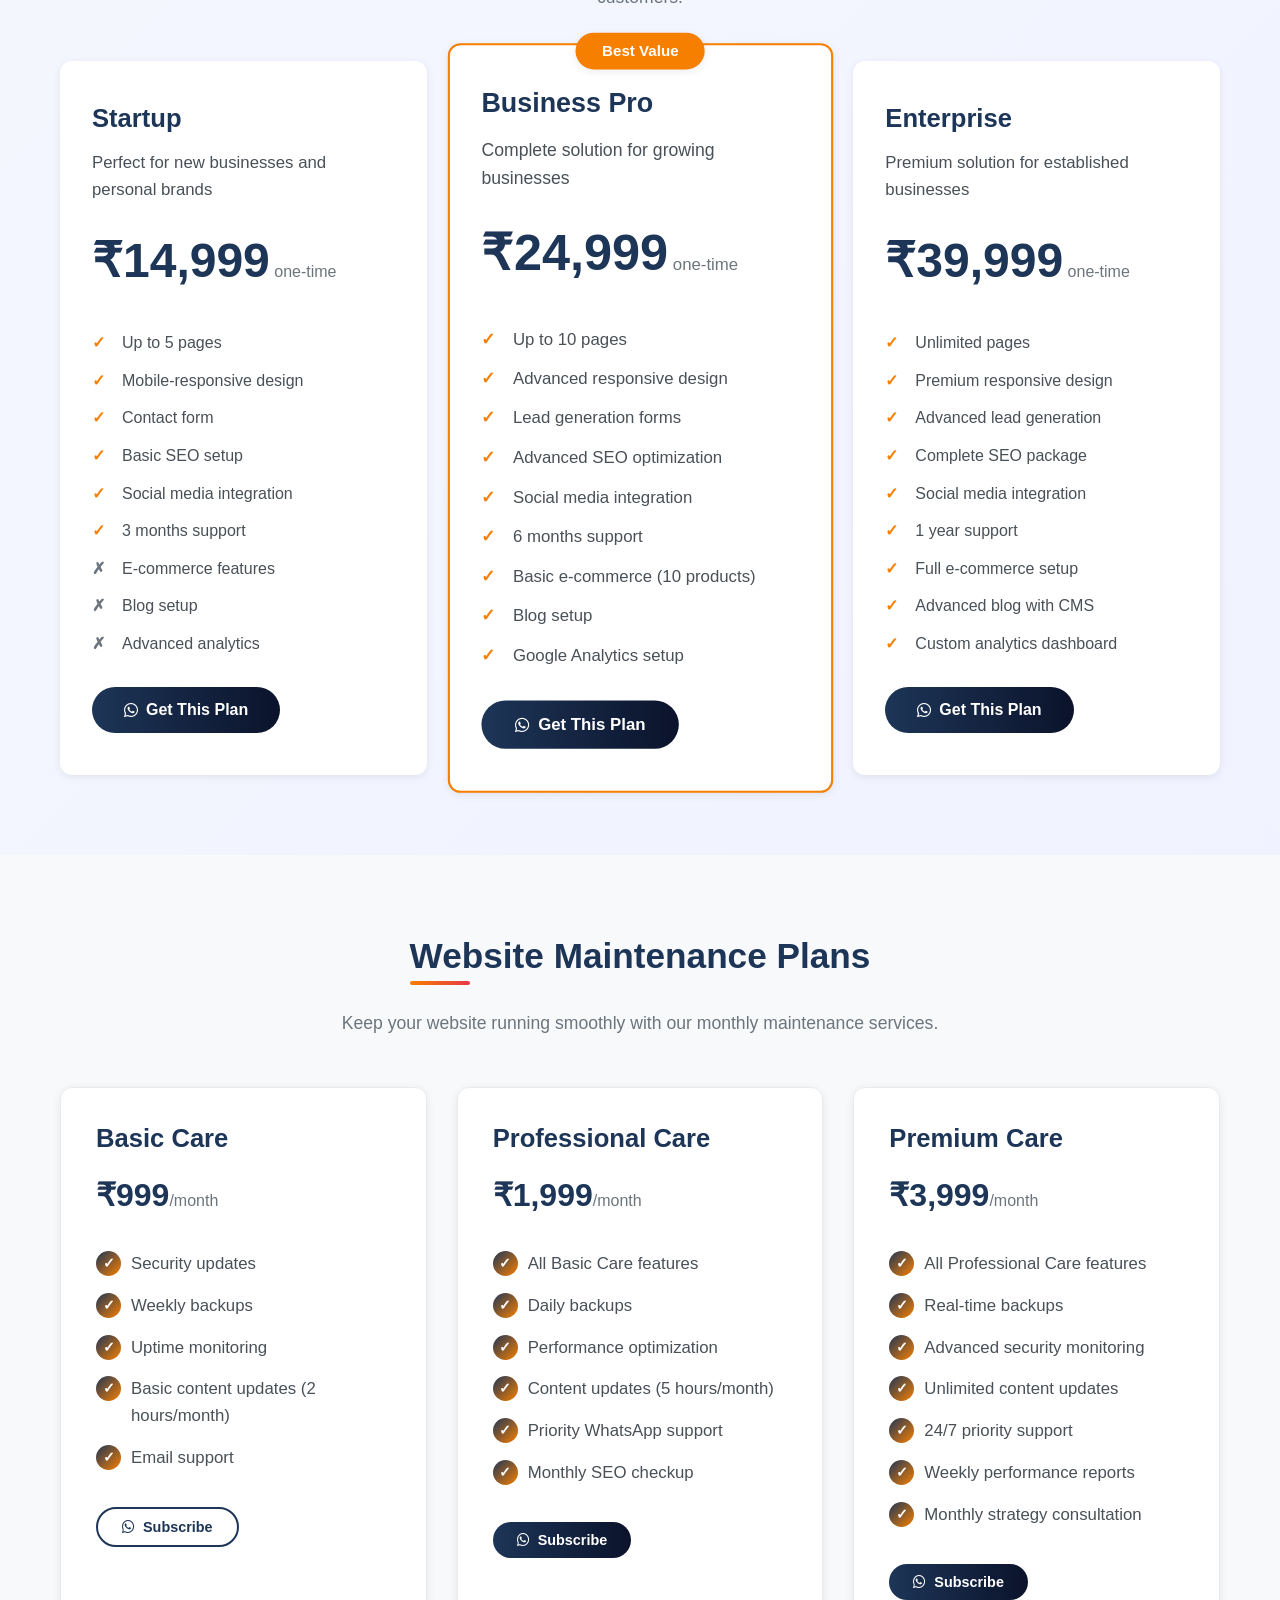
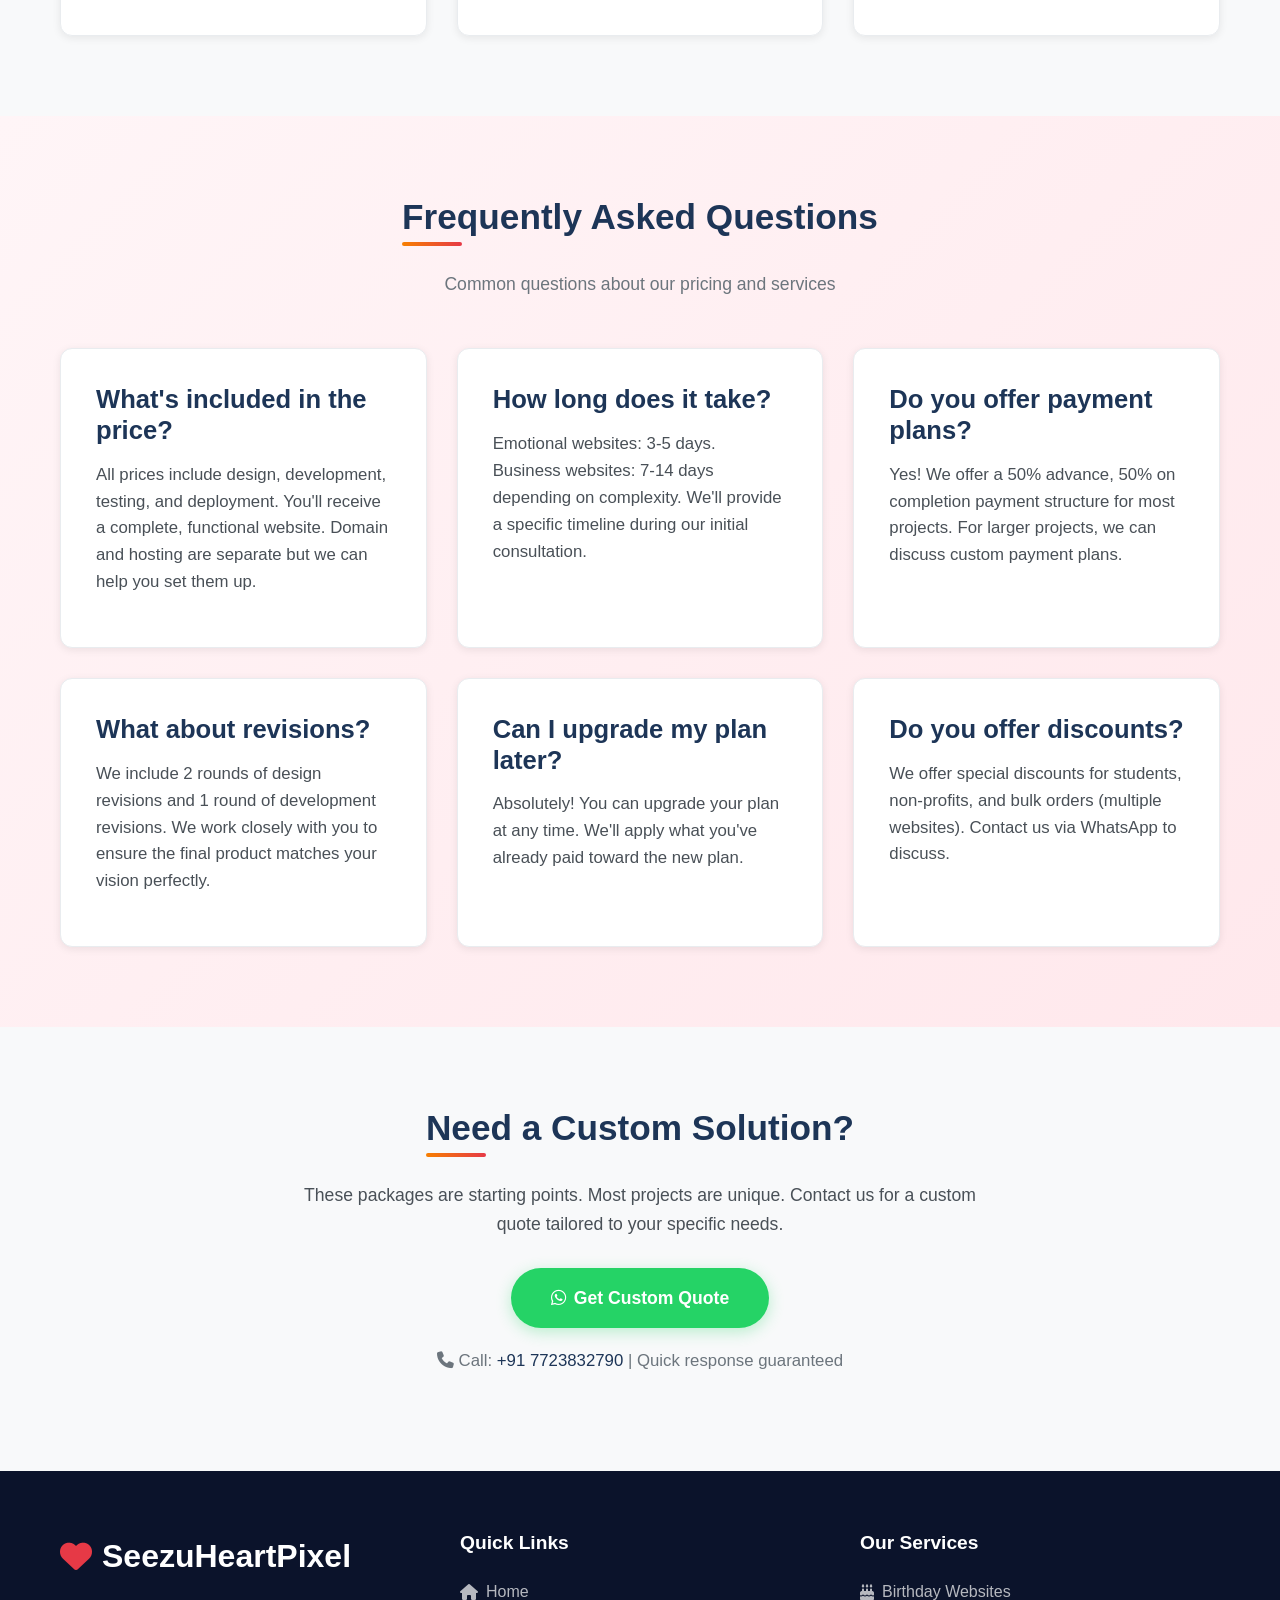
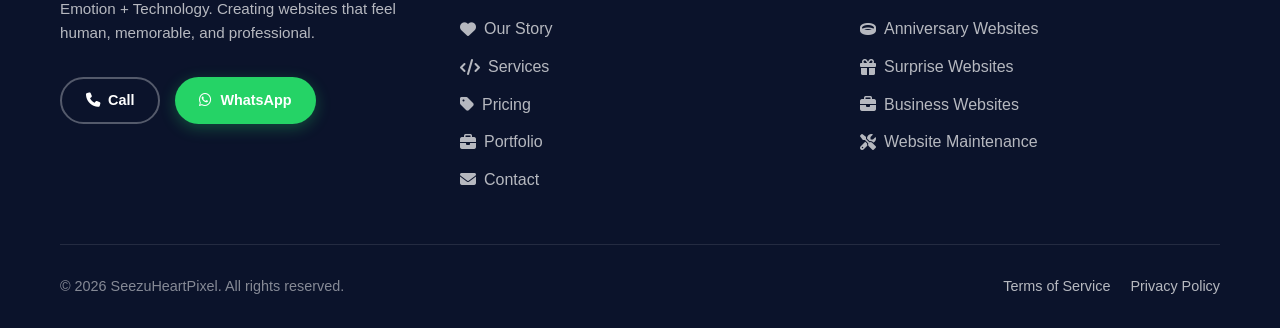
<file: pricing.html>
<!DOCTYPE html>
<html lang="en">

<head>
    <meta charset="UTF-8">
    <meta name="viewport" content="width=device-width, initial-scale=1.0">
    <title>Pricing | SeezuHeartPixel - Transparent Website Pricing</title>
    <meta name="description"
        content="Clear, transparent pricing for emotional and business websites. No hidden costs, just honest pricing for exceptional websites.">
    <link rel="stylesheet" href="https://cdnjs.cloudflare.com/ajax/libs/font-awesome/6.4.0/css/all.min.css">
    <link rel="stylesheet" href="css/style.css">
    <link rel="icon"
        href="data:image/svg+xml,<svg xmlns=%22http://www.w3.org/2000/svg%22 viewBox=%220 0 100 100%22><text y=%22.9em%22 font-size=%2290%22>💰</text></svg>">
</head>

<body>
    <!-- WhatsApp Float Button -->
    <a href="#" class="whatsapp-float">
        <i class="fab fa-whatsapp"></i>
    </a>

    <!-- Header -->
    <header>
        <div class="container">
            <nav class="nav-container">
                <a href="index.html" class="logo">
                    <i class="fas fa-heart logo-icon"></i>
                    <div>
                        <div class="logo-text">SeezuHeartPixel</div>
                        <div class="logo-tagline">Emotion + Technology</div>
                    </div>
                </a>

                <div class="mobile-toggle">
                    <span></span>
                    <span></span>
                    <span></span>
                </div>

                <div class="nav-links">
                    <a href="index.html">Home</a>
                    <a href="about.html">Our Story</a>
                    <a href="services.html">Services</a>
                    <a href="pricing.html" class="active">Pricing</a>
                    <a href="portfolio.html">Portfolio</a>
                    <a href="contact.html">Contact</a>
                </div>

                <div class="nav-cta">
                    <a href="#" class="btn btn-whatsapp btn-small">
                        <i class="fab fa-whatsapp"></i> Get Quote
                    </a>
                </div>
            </nav>
        </div>
    </header>

    <!-- Pricing Hero -->
    <main>
        <section class="pricing-hero">
            <div class="container">
                <h1>Honest Pricing, Exceptional Websites</h1>
                <p class="hero-tagline">Transparent pricing with no hidden costs. Choose the plan that fits your needs
                    and budget.</p>
            </div>
        </section>

        <!-- Emotional Websites Pricing -->
        <section class="section">
            <div class="container">
                <div class="section-header">
                    <h2>Emotional Websites Pricing</h2>
                    <p>Perfect for birthdays, anniversaries, and special moments that deserve a beautiful digital
                        celebration.</p>
                </div>

                <div class="pricing-grid">
                    <!-- Basic Emotional -->
                    <div class="pricing-card">
                        <h3>Basic Celebration</h3>
                        <p>Simple, beautiful websites for intimate celebrations</p>
                        <div class="price">₹4,999<span> one-time</span></div>

                        <ul class="pricing-features">
                            <li>Up to 5 pages</li>
                            <li>Photo gallery (20 photos)</li>
                            <li>Guest message wall</li>
                            <li>Mobile-responsive design</li>
                            <li>Basic customization</li>
                            <li>1 month free hosting</li>
                            <li class="disabled">Video integration</li>
                            <li class="disabled">Custom animations</li>
                            <li class="disabled">Music player</li>
                        </ul>

                        <button class="btn btn-emotion" data-plan="Basic Celebration" data-price="₹4,999">
                            <i class="fab fa-whatsapp"></i> Get This Plan
                        </button>
                    </div>

                    <!-- Popular Emotional -->
                    <div class="pricing-card popular">
                        <div class="popular-badge">Most Popular</div>
                        <h3>Premium Celebration</h3>
                        <p>Complete emotional websites with all special features</p>
                        <div class="price">₹9,999<span> one-time</span></div>

                        <ul class="pricing-features">
                            <li>Up to 10 pages</li>
                            <li>Unlimited photo gallery</li>
                            <li>Interactive guestbook</li>
                            <li>Advanced mobile design</li>
                            <li>Full customization</li>
                            <li>1 year free hosting</li>
                            <li>Video integration</li>
                            <li>Custom animations</li>
                            <li>Music player with playlist</li>
                        </ul>

                        <button class="btn btn-emotion" data-plan="Premium Celebration" data-price="₹9,999">
                            <i class="fab fa-whatsapp"></i> Get This Plan
                        </button>
                    </div>

                    <!-- Deluxe Emotional -->
                    <div class="pricing-card">
                        <h3>Deluxe Celebration</h3>
                        <p>Ultimate emotional experience with premium features</p>
                        <div class="price">₹14,999<span> one-time</span></div>

                        <ul class="pricing-features">
                            <li>Unlimited pages</li>
                            <li>Professional photo editing</li>
                            <li>Video message collection</li>
                            <li>Premium animations</li>
                            <li>Complete brand integration</li>
                            <li>2 years free hosting</li>
                            <li>HD video integration</li>
                            <li>Advanced interactive elements</li>
                            <li>Custom music composition</li>
                        </ul>

                        <button class="btn btn-emotion" data-plan="Deluxe Celebration" data-price="₹14,999">
                            <i class="fab fa-whatsapp"></i> Get This Plan
                        </button>
                    </div>
                </div>
            </div>
        </section>

        <!-- Business Websites Pricing -->
        <section class="section" style="background: linear-gradient(135deg, #f5f7ff 0%, #f0f2ff 100%);">
            <div class="container">
                <div class="section-header">
                    <h2>Business Websites Pricing</h2>
                    <p>Professional websites designed to grow your business and convert visitors into customers.</p>
                </div>

                <div class="pricing-grid">
                    <!-- Startup Business -->
                    <div class="pricing-card">
                        <h3>Startup</h3>
                        <p>Perfect for new businesses and personal brands</p>
                        <div class="price">₹14,999<span> one-time</span></div>

                        <ul class="pricing-features">
                            <li>Up to 5 pages</li>
                            <li>Mobile-responsive design</li>
                            <li>Contact form</li>
                            <li>Basic SEO setup</li>
                            <li>Social media integration</li>
                            <li>3 months support</li>
                            <li class="disabled">E-commerce features</li>
                            <li class="disabled">Blog setup</li>
                            <li class="disabled">Advanced analytics</li>
                        </ul>

                        <button class="btn btn-primary" data-plan="Startup Business" data-price="₹14,999">
                            <i class="fab fa-whatsapp"></i> Get This Plan
                        </button>
                    </div>

                    <!-- Popular Business -->
                    <div class="pricing-card popular">
                        <div class="popular-badge">Best Value</div>
                        <h3>Business Pro</h3>
                        <p>Complete solution for growing businesses</p>
                        <div class="price">₹24,999<span> one-time</span></div>

                        <ul class="pricing-features">
                            <li>Up to 10 pages</li>
                            <li>Advanced responsive design</li>
                            <li>Lead generation forms</li>
                            <li>Advanced SEO optimization</li>
                            <li>Social media integration</li>
                            <li>6 months support</li>
                            <li>Basic e-commerce (10 products)</li>
                            <li>Blog setup</li>
                            <li>Google Analytics setup</li>
                        </ul>

                        <button class="btn btn-primary" data-plan="Business Pro" data-price="₹24,999">
                            <i class="fab fa-whatsapp"></i> Get This Plan
                        </button>
                    </div>

                    <!-- Enterprise Business -->
                    <div class="pricing-card">
                        <h3>Enterprise</h3>
                        <p>Premium solution for established businesses</p>
                        <div class="price">₹39,999<span> one-time</span></div>

                        <ul class="pricing-features">
                            <li>Unlimited pages</li>
                            <li>Premium responsive design</li>
                            <li>Advanced lead generation</li>
                            <li>Complete SEO package</li>
                            <li>Social media integration</li>
                            <li>1 year support</li>
                            <li>Full e-commerce setup</li>
                            <li>Advanced blog with CMS</li>
                            <li>Custom analytics dashboard</li>
                        </ul>

                        <button class="btn btn-primary" data-plan="Enterprise Business" data-price="₹39,999">
                            <i class="fab fa-whatsapp"></i> Get This Plan
                        </button>
                    </div>
                </div>
            </div>
        </section>

        <!-- Maintenance Plans -->
        <section class="section">
            <div class="container">
                <div class="section-header">
                    <h2>Website Maintenance Plans</h2>
                    <p>Keep your website running smoothly with our monthly maintenance services.</p>
                </div>

                <div class="cards-grid">
                    <div class="card">
                        <h3>Basic Care</h3>
                        <div class="price" style="font-size: 2rem; margin: 15px 0;">₹999<span>/month</span></div>
                        <ul class="features-list">
                            <li>Security updates</li>
                            <li>Weekly backups</li>
                            <li>Uptime monitoring</li>
                            <li>Basic content updates (2 hours/month)</li>
                            <li>Email support</li>
                        </ul>
                        <button class="btn btn-outline btn-small" style="margin-top: 20px;"
                            data-plan="Basic Care Maintenance" data-price="₹999/month">
                            <i class="fab fa-whatsapp"></i> Subscribe
                        </button>
                    </div>

                    <div class="card">
                        <h3>Professional Care</h3>
                        <div class="price" style="font-size: 2rem; margin: 15px 0;">₹1,999<span>/month</span></div>
                        <ul class="features-list">
                            <li>All Basic Care features</li>
                            <li>Daily backups</li>
                            <li>Performance optimization</li>
                            <li>Content updates (5 hours/month)</li>
                            <li>Priority WhatsApp support</li>
                            <li>Monthly SEO checkup</li>
                        </ul>
                        <button class="btn btn-primary btn-small" style="margin-top: 20px;"
                            data-plan="Professional Care Maintenance" data-price="₹1,999/month">
                            <i class="fab fa-whatsapp"></i> Subscribe
                        </button>
                    </div>

                    <div class="card">
                        <h3>Premium Care</h3>
                        <div class="price" style="font-size: 2rem; margin: 15px 0;">₹3,999<span>/month</span></div>
                        <ul class="features-list">
                            <li>All Professional Care features</li>
                            <li>Real-time backups</li>
                            <li>Advanced security monitoring</li>
                            <li>Unlimited content updates</li>
                            <li>24/7 priority support</li>
                            <li>Weekly performance reports</li>
                            <li>Monthly strategy consultation</li>
                        </ul>
                        <button class="btn btn-primary btn-small" style="margin-top: 20px;"
                            data-plan="Premium Care Maintenance" data-price="₹3,999/month">
                            <i class="fab fa-whatsapp"></i> Subscribe
                        </button>
                    </div>
                </div>
            </div>
        </section>

        <!-- FAQ -->
        <section class="section" style="background: linear-gradient(135deg, #FFF5F7 0%, #FFE8EC 100%);">
            <div class="container">
                <div class="section-header">
                    <h2>Frequently Asked Questions</h2>
                    <p>Common questions about our pricing and services</p>
                </div>

                <div class="cards-grid">
                    <div class="card">
                        <h3>What's included in the price?</h3>
                        <p>All prices include design, development, testing, and deployment. You'll receive a complete,
                            functional website. Domain and hosting are separate but we can help you set them up.</p>
                    </div>

                    <div class="card">
                        <h3>How long does it take?</h3>
                        <p>Emotional websites: 3-5 days. Business websites: 7-14 days depending on complexity. We'll
                            provide a specific timeline during our initial consultation.</p>
                    </div>

                    <div class="card">
                        <h3>Do you offer payment plans?</h3>
                        <p>Yes! We offer a 50% advance, 50% on completion payment structure for most projects. For
                            larger projects, we can discuss custom payment plans.</p>
                    </div>

                    <div class="card">
                        <h3>What about revisions?</h3>
                        <p>We include 2 rounds of design revisions and 1 round of development revisions. We work closely
                            with you to ensure the final product matches your vision perfectly.</p>
                    </div>

                    <div class="card">
                        <h3>Can I upgrade my plan later?</h3>
                        <p>Absolutely! You can upgrade your plan at any time. We'll apply what you've already paid
                            toward the new plan.</p>
                    </div>

                    <div class="card">
                        <h3>Do you offer discounts?</h3>
                        <p>We offer special discounts for students, non-profits, and bulk orders (multiple websites).
                            Contact us via WhatsApp to discuss.</p>
                    </div>
                </div>
            </div>
        </section>

        <!-- Custom Quote CTA -->
        <section class="section">
            <div class="container">
                <div class="text-center">
                    <h2>Need a Custom Solution?</h2>
                    <p style="max-width: 700px; margin: 0 auto 30px; font-size: 1.1rem;">
                        These packages are starting points. Most projects are unique. Contact us for a custom quote
                        tailored to your specific needs.
                    </p>
                    <a href="contact.html" class="btn btn-whatsapp" style="padding: 16px 40px; font-size: 1.1rem;">
                        <i class="fab fa-whatsapp"></i> Get Custom Quote
                    </a>
                    <p style="margin-top: 20px; color: var(--gray-medium);">
                        <i class="fas fa-phone"></i> Call: <a href="tel:+917723832790"
                            style="color: var(--blue-primary);">+91 7723832790</a> |
                        Quick response guaranteed
                    </p>
                </div>
            </div>
        </section>
    </main>

    <!-- Footer -->
    <footer>
        <div class="container">
            <div class="footer-content">
                <div class="footer-brand">
                    <div class="footer-logo">
                        <i class="fas fa-heart logo-icon"></i>
                        <span>SeezuHeartPixel</span>
                    </div>
                    <p class="footer-tagline">
                        Emotion + Technology. Creating websites that feel human, memorable, and professional.
                    </p>
                    <div style="display: flex; gap: 15px;">
                        <a href="tel:+917723832790" class="btn btn-outline btn-small"
                            style="color: white; border-color: rgba(255,255,255,0.3);">
                            <i class="fas fa-phone"></i> Call
                        </a>
                        <a href="#" class="btn btn-whatsapp btn-small">
                            <i class="fab fa-whatsapp"></i> WhatsApp
                        </a>
                    </div>
                </div>

                <div class="footer-links">
                    <h3>Quick Links</h3>
                    <ul>
                        <li><a href="index.html"><i class="fas fa-home"></i> Home</a></li>
                        <li><a href="about.html"><i class="fas fa-heart"></i> Our Story</a></li>
                        <li><a href="services.html"><i class="fas fa-code"></i> Services</a></li>
                        <li><a href="pricing.html"><i class="fas fa-tag"></i> Pricing</a></li>
                        <li><a href="portfolio.html"><i class="fas fa-briefcase"></i> Portfolio</a></li>
                        <li><a href="contact.html"><i class="fas fa-envelope"></i> Contact</a></li>
                    </ul>
                </div>

                <div class="footer-services">
                    <h3>Our Services</h3>
                    <ul>
                        <li><a href="special/birthday.html"><i class="fas fa-birthday-cake"></i> Birthday Websites</a>
                        </li>
                        <li><a href="special/anniversary.html"><i class="fas fa-ring"></i> Anniversary Websites</a></li>
                        <li><a href="special/surprise.html"><i class="fas fa-gift"></i> Surprise Websites</a></li>
                        <li><a href="services.html#business"><i class="fas fa-briefcase"></i> Business Websites</a></li>
                        <li><a href="services.html#maintenance"><i class="fas fa-tools"></i> Website Maintenance</a>
                        </li>
                    </ul>
                </div>
            </div>

            <div class="footer-bottom">
                <div>
                    &copy; <span id="current-year">2023</span> SeezuHeartPixel. All rights reserved.
                </div>
                <div class="footer-bottom-links">
                    <a href="terms.html">Terms of Service</a>
                    <a href="privacy.html">Privacy Policy</a>
                </div>
            </div>
        </div>
    </footer>

    <script src="js/script.js"></script>
</body>

</html>
</file>
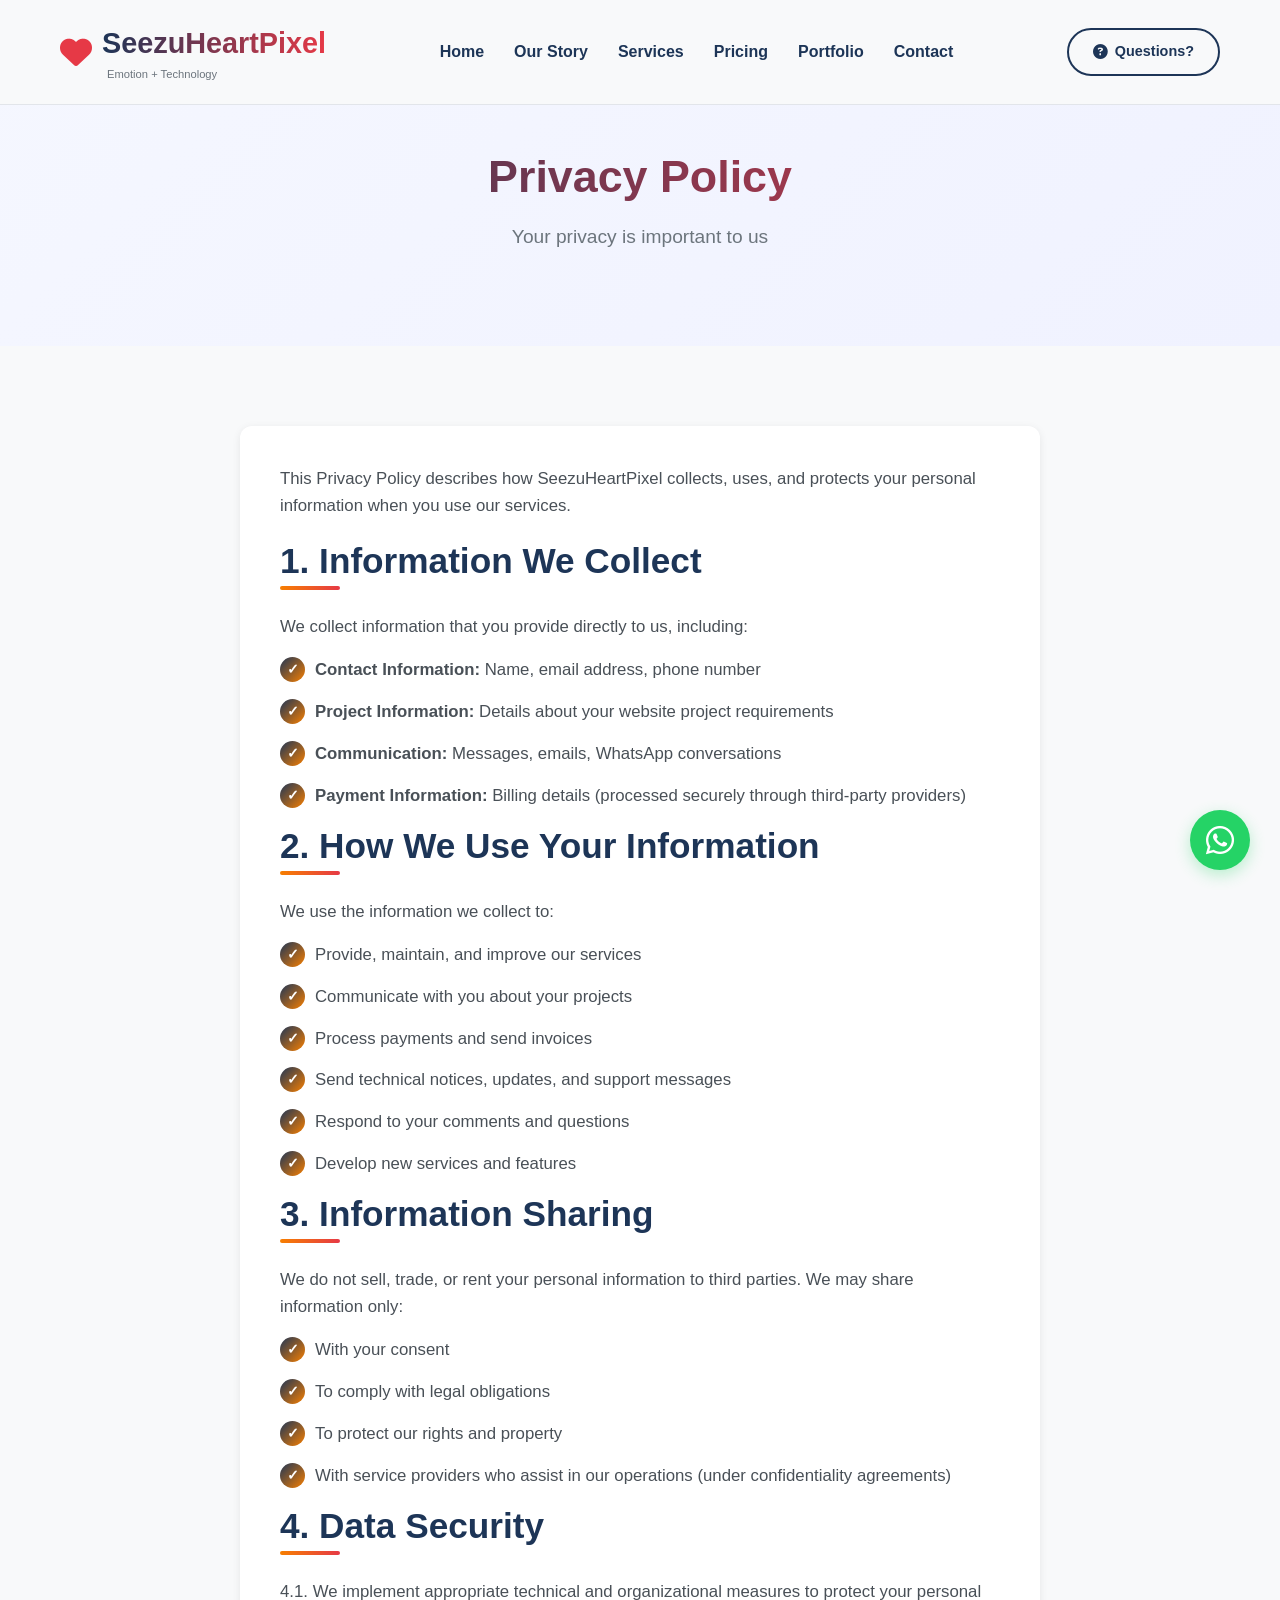
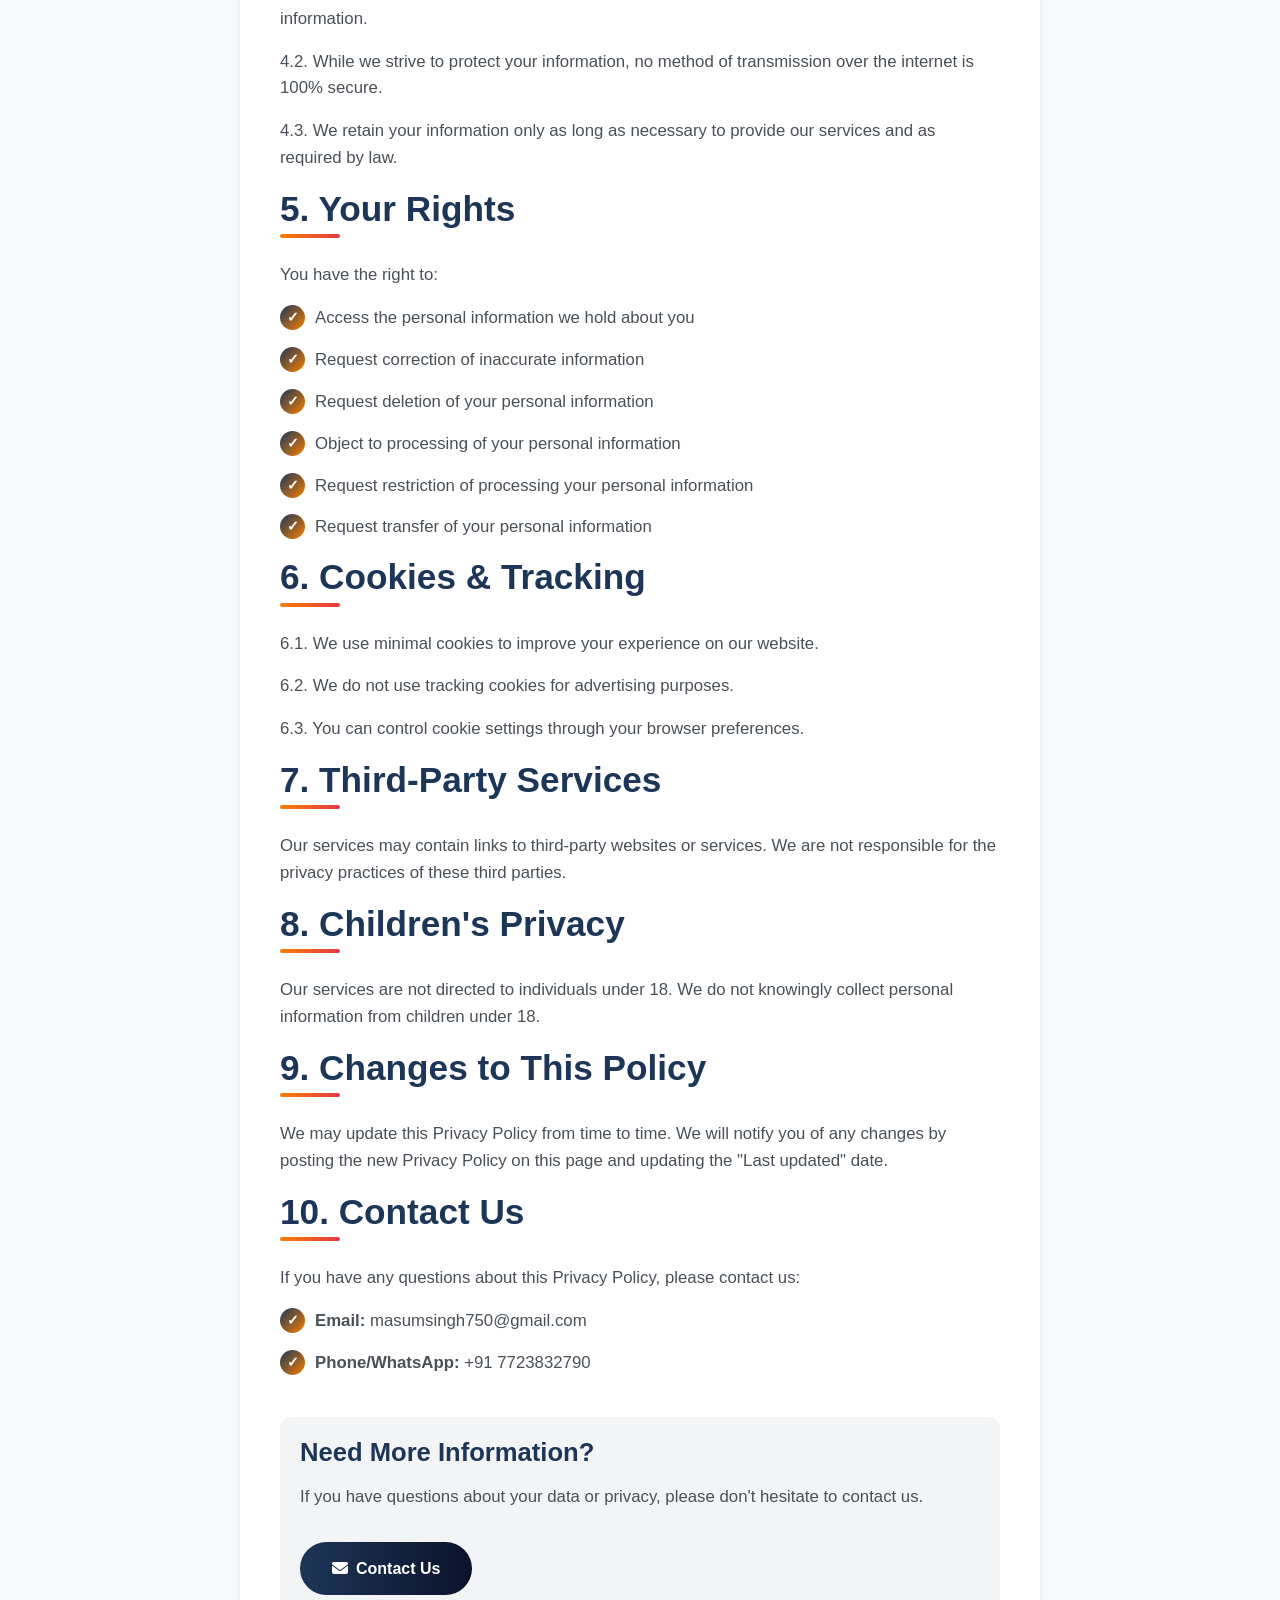
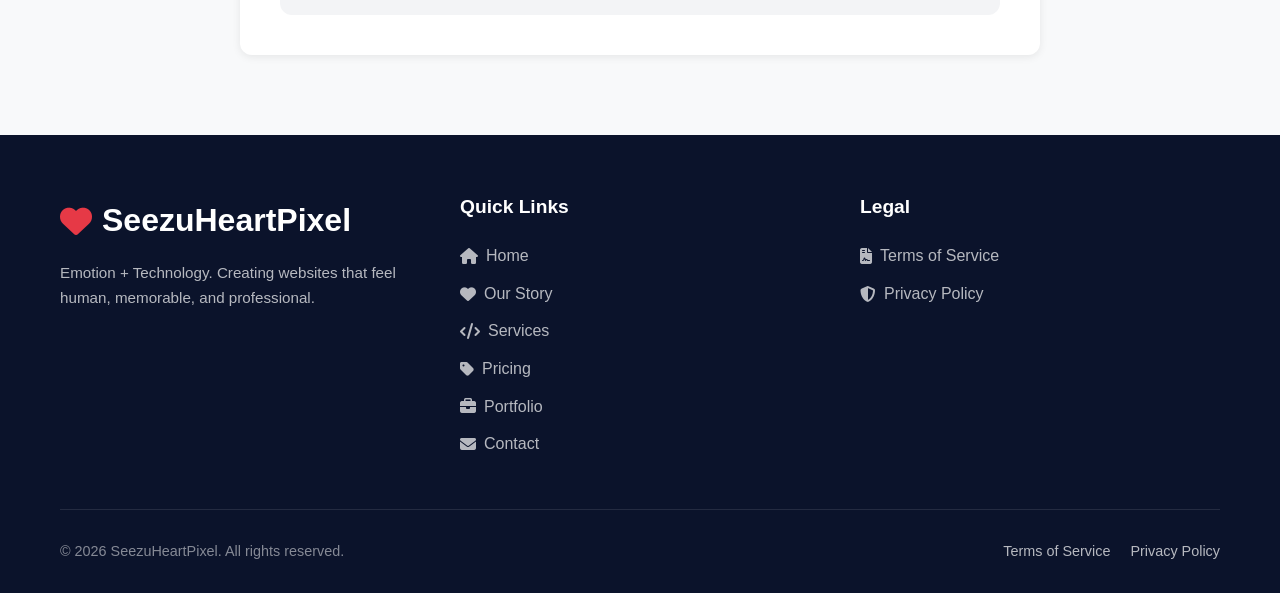
<file: privacy.html>
<!DOCTYPE html>
<html lang="en">

<head>
    <meta charset="UTF-8">
    <meta name="viewport" content="width=device-width, initial-scale=1.0">
    <title>Privacy Policy | SeezuHeartPixel</title>
    <meta name="description"
        content="Privacy Policy for SeezuHeartPixel. Learn how we collect, use, and protect your personal information.">
    <link rel="stylesheet" href="https://cdnjs.cloudflare.com/ajax/libs/font-awesome/6.4.0/css/all.min.css">
    <link rel="stylesheet" href="css/style.css">
    <link rel="icon"
        href="data:image/svg+xml,<svg xmlns=%22http://www.w3.org/2000/svg%22 viewBox=%220 0 100 100%22><text y=%22.9em%22 font-size=%2290%22>🔒</text></svg>">
</head>

<body>
    <!-- WhatsApp Float Button -->
    <a href="#" class="whatsapp-float">
        <i class="fab fa-whatsapp"></i>
    </a>

    <!-- Header -->
    <header>
        <div class="container">
            <nav class="nav-container">
                <a href="index.html" class="logo">
                    <i class="fas fa-heart logo-icon"></i>
                    <div>
                        <div class="logo-text">SeezuHeartPixel</div>
                        <div class="logo-tagline">Emotion + Technology</div>
                    </div>
                </a>

                <div class="mobile-toggle">
                    <span></span>
                    <span></span>
                    <span></span>
                </div>

                <div class="nav-links">
                    <a href="index.html">Home</a>
                    <a href="about.html">Our Story</a>
                    <a href="services.html">Services</a>
                    <a href="pricing.html">Pricing</a>
                    <a href="portfolio.html">Portfolio</a>
                    <a href="contact.html">Contact</a>
                </div>

                <div class="nav-cta">
                    <a href="contact.html" class="btn btn-outline btn-small">
                        <i class="fas fa-question-circle"></i> Questions?
                    </a>
                </div>
            </nav>
        </div>
    </header>

    <!-- Privacy Hero -->
    <main>
        <section class="about-hero">
            <div class="container">
                <h1>Privacy Policy</h1>
                <p class="hero-tagline">Your privacy is important to us</p>
            </div>
        </section>

        <!-- Privacy Content -->
        <section class="section">
            <div class="container">
                <div class="content" style="max-width: 800px; margin: 0 auto;">
                    <div
                        style="background: white; padding: 40px; border-radius: var(--border-radius); box-shadow: var(--shadow-sm);">
                        <p style="margin-bottom: 20px;">
                            This Privacy Policy describes how SeezuHeartPixel collects, uses, and protects your personal
                            information when you use our services.
                        </p>

                        <h2>1. Information We Collect</h2>
                        <p>We collect information that you provide directly to us, including:</p>
                        <ul class="features-list" style="margin: 15px 0;">
                            <li><strong>Contact Information:</strong> Name, email address, phone number</li>
                            <li><strong>Project Information:</strong> Details about your website project requirements
                            </li>
                            <li><strong>Communication:</strong> Messages, emails, WhatsApp conversations</li>
                            <li><strong>Payment Information:</strong> Billing details (processed securely through
                                third-party providers)</li>
                        </ul>

                        <h2>2. How We Use Your Information</h2>
                        <p>We use the information we collect to:</p>
                        <ul class="features-list" style="margin: 15px 0;">
                            <li>Provide, maintain, and improve our services</li>
                            <li>Communicate with you about your projects</li>
                            <li>Process payments and send invoices</li>
                            <li>Send technical notices, updates, and support messages</li>
                            <li>Respond to your comments and questions</li>
                            <li>Develop new services and features</li>
                        </ul>

                        <h2>3. Information Sharing</h2>
                        <p>We do not sell, trade, or rent your personal information to third parties. We may share
                            information only:</p>
                        <ul class="features-list" style="margin: 15px 0;">
                            <li>With your consent</li>
                            <li>To comply with legal obligations</li>
                            <li>To protect our rights and property</li>
                            <li>With service providers who assist in our operations (under confidentiality agreements)
                            </li>
                        </ul>

                        <h2>4. Data Security</h2>
                        <p>4.1. We implement appropriate technical and organizational measures to protect your personal
                            information.</p>
                        <p>4.2. While we strive to protect your information, no method of transmission over the internet
                            is 100% secure.</p>
                        <p>4.3. We retain your information only as long as necessary to provide our services and as
                            required by law.</p>

                        <h2>5. Your Rights</h2>
                        <p>You have the right to:</p>
                        <ul class="features-list" style="margin: 15px 0;">
                            <li>Access the personal information we hold about you</li>
                            <li>Request correction of inaccurate information</li>
                            <li>Request deletion of your personal information</li>
                            <li>Object to processing of your personal information</li>
                            <li>Request restriction of processing your personal information</li>
                            <li>Request transfer of your personal information</li>
                        </ul>

                        <h2>6. Cookies & Tracking</h2>
                        <p>6.1. We use minimal cookies to improve your experience on our website.</p>
                        <p>6.2. We do not use tracking cookies for advertising purposes.</p>
                        <p>6.3. You can control cookie settings through your browser preferences.</p>

                        <h2>7. Third-Party Services</h2>
                        <p>Our services may contain links to third-party websites or services. We are not responsible
                            for the privacy practices of these third parties.</p>

                        <h2>8. Children's Privacy</h2>
                        <p>Our services are not directed to individuals under 18. We do not knowingly collect personal
                            information from children under 18.</p>

                        <h2>9. Changes to This Policy</h2>
                        <p>We may update this Privacy Policy from time to time. We will notify you of any changes by
                            posting the new Privacy Policy on this page and updating the "Last updated" date.</p>

                        <h2>10. Contact Us</h2>
                        <p>If you have any questions about this Privacy Policy, please contact us:</p>
                        <ul class="features-list" style="margin: 15px 0;">
                            <li><strong>Email:</strong> masumsingh750@gmail.com</li>
                            <li><strong>Phone/WhatsApp:</strong> +91 7723832790</li>
                        </ul>

                        <div
                            style="margin-top: 40px; padding: 20px; background: rgba(29, 53, 87, 0.05); border-radius: var(--border-radius);">
                            <h3 style="color: var(--blue-primary);">Need More Information?</h3>
                            <p>If you have questions about your data or privacy, please don't hesitate to contact us.
                            </p>
                            <a href="contact.html" class="btn btn-primary" style="margin-top: 15px;">
                                <i class="fas fa-envelope"></i> Contact Us
                            </a>
                        </div>
                    </div>
                </div>
            </div>
        </section>
    </main>

    <!-- Footer -->
    <footer>
        <div class="container">
            <div class="footer-content">
                <div class="footer-brand">
                    <div class="footer-logo">
                        <i class="fas fa-heart logo-icon"></i>
                        <span>SeezuHeartPixel</span>
                    </div>
                    <p class="footer-tagline">
                        Emotion + Technology. Creating websites that feel human, memorable, and professional.
                    </p>
                </div>

                <div class="footer-links">
                    <h3>Quick Links</h3>
                    <ul>
                        <li><a href="index.html"><i class="fas fa-home"></i> Home</a></li>
                        <li><a href="about.html"><i class="fas fa-heart"></i> Our Story</a></li>
                        <li><a href="services.html"><i class="fas fa-code"></i> Services</a></li>
                        <li><a href="pricing.html"><i class="fas fa-tag"></i> Pricing</a></li>
                        <li><a href="portfolio.html"><i class="fas fa-briefcase"></i> Portfolio</a></li>
                        <li><a href="contact.html"><i class="fas fa-envelope"></i> Contact</a></li>
                    </ul>
                </div>

                <div class="footer-services">
                    <h3>Legal</h3>
                    <ul>
                        <li><a href="terms.html"><i class="fas fa-file-contract"></i> Terms of Service</a></li>
                        <li><a href="privacy.html" class="active"><i class="fas fa-shield-alt"></i> Privacy Policy</a>
                        </li>
                    </ul>
                </div>
            </div>

            <div class="footer-bottom">
                <div>
                    &copy; <span id="current-year">2023</span> SeezuHeartPixel. All rights reserved.
                </div>
                <div class="footer-bottom-links">
                    <a href="terms.html">Terms of Service</a>
                    <a href="privacy.html">Privacy Policy</a>
                </div>
            </div>
        </div>
    </footer>

    <script src="js/script.js"></script>
</body>

</html>
</file>
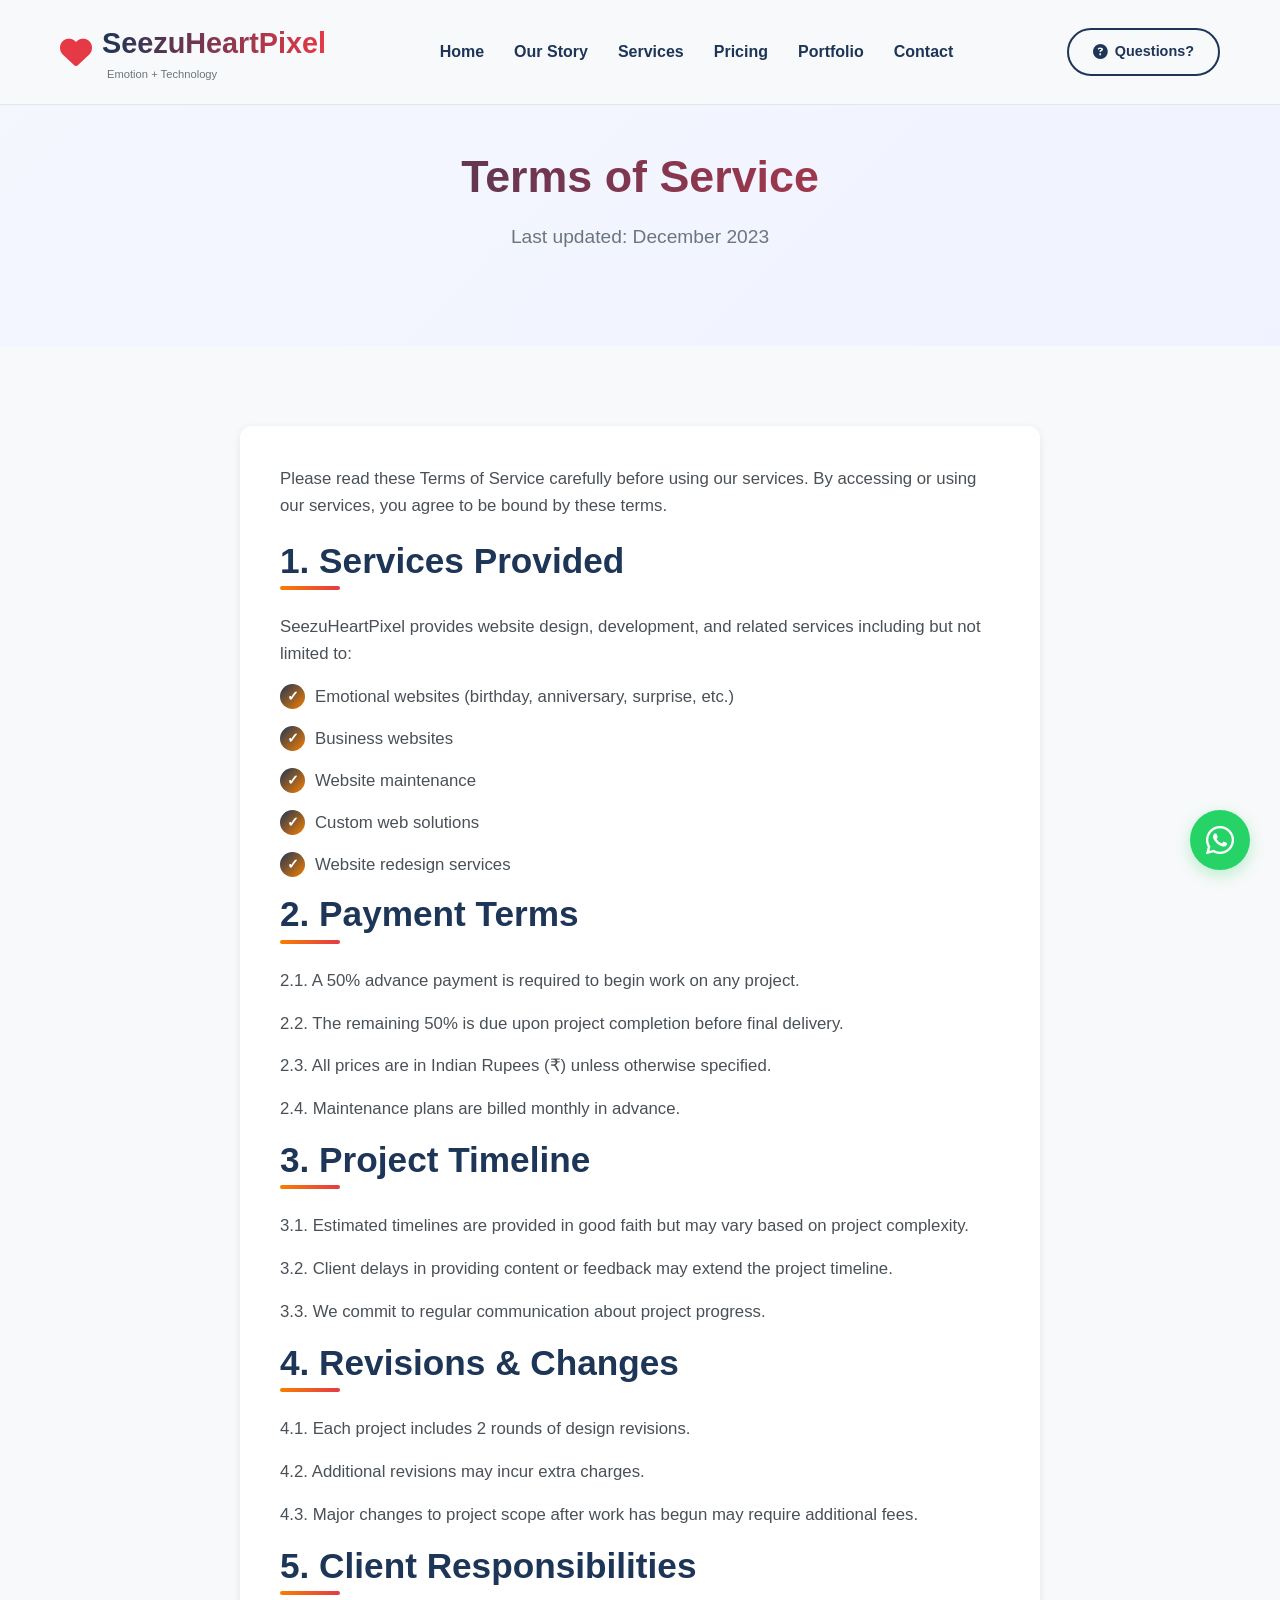
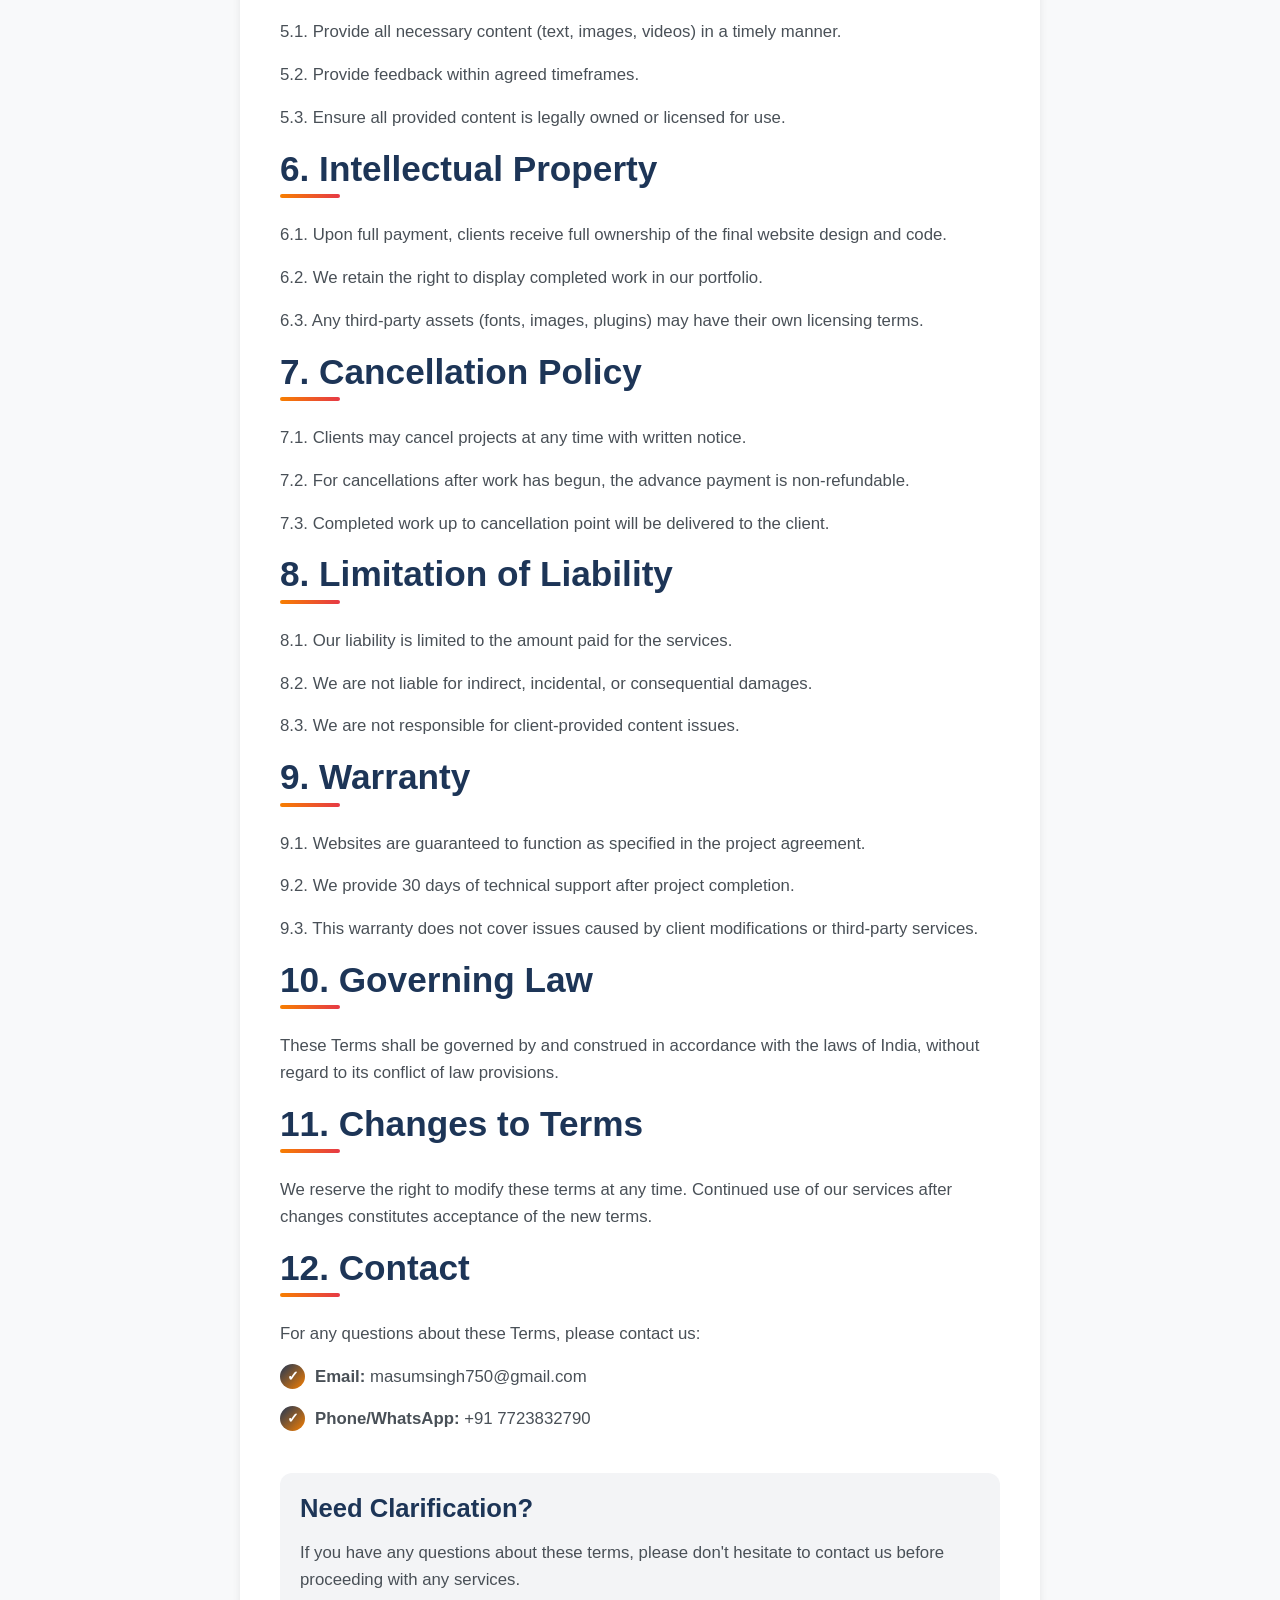
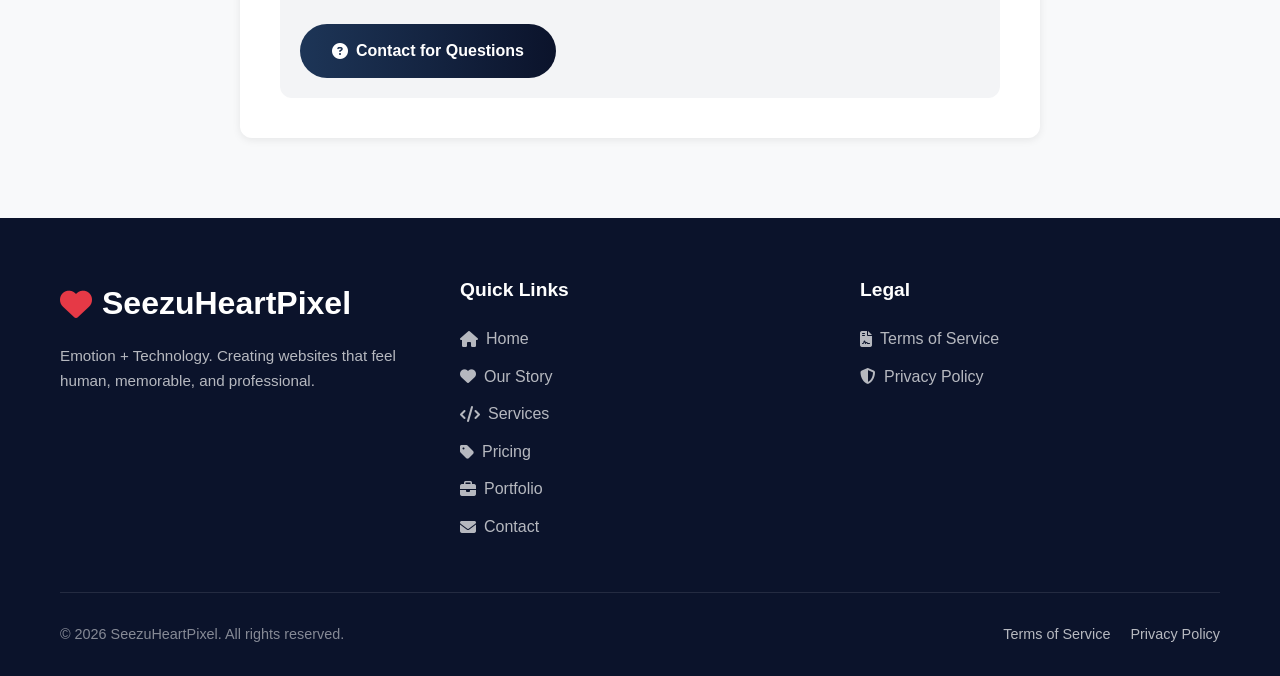
<file: terms.html>
<!DOCTYPE html>
<html lang="en">

<head>
    <meta charset="UTF-8">
    <meta name="viewport" content="width=device-width, initial-scale=1.0">
    <title>Terms of Service | SeezuHeartPixel</title>
    <meta name="description"
        content="Terms of Service for SeezuHeartPixel website services. Please read carefully before using our services.">
    <link rel="stylesheet" href="https://cdnjs.cloudflare.com/ajax/libs/font-awesome/6.4.0/css/all.min.css">
    <link rel="stylesheet" href="css/style.css">
    <link rel="icon"
        href="data:image/svg+xml,<svg xmlns=%22http://www.w3.org/2000/svg%22 viewBox=%220 0 100 100%22><text y=%22.9em%22 font-size=%2290%22>📄</text></svg>">
</head>

<body>
    <!-- WhatsApp Float Button -->
    <a href="#" class="whatsapp-float">
        <i class="fab fa-whatsapp"></i>
    </a>

    <!-- Header -->
    <header>
        <div class="container">
            <nav class="nav-container">
                <a href="index.html" class="logo">
                    <i class="fas fa-heart logo-icon"></i>
                    <div>
                        <div class="logo-text">SeezuHeartPixel</div>
                        <div class="logo-tagline">Emotion + Technology</div>
                    </div>
                </a>

                <div class="mobile-toggle">
                    <span></span>
                    <span></span>
                    <span></span>
                </div>

                <div class="nav-links">
                    <a href="index.html">Home</a>
                    <a href="about.html">Our Story</a>
                    <a href="services.html">Services</a>
                    <a href="pricing.html">Pricing</a>
                    <a href="portfolio.html">Portfolio</a>
                    <a href="contact.html">Contact</a>
                </div>

                <div class="nav-cta">
                    <a href="contact.html" class="btn btn-outline btn-small">
                        <i class="fas fa-question-circle"></i> Questions?
                    </a>
                </div>
            </nav>
        </div>
    </header>

    <!-- Terms Hero -->
    <main>
        <section class="about-hero">
            <div class="container">
                <h1>Terms of Service</h1>
                <p class="hero-tagline">Last updated: December 2023</p>
            </div>
        </section>

        <!-- Terms Content -->
        <section class="section">
            <div class="container">
                <div class="content" style="max-width: 800px; margin: 0 auto;">
                    <div
                        style="background: white; padding: 40px; border-radius: var(--border-radius); box-shadow: var(--shadow-sm);">
                        <p style="margin-bottom: 20px;">
                            Please read these Terms of Service carefully before using our services. By accessing or
                            using our services, you agree to be bound by these terms.
                        </p>

                        <h2>1. Services Provided</h2>
                        <p>SeezuHeartPixel provides website design, development, and related services including but not
                            limited to:</p>
                        <ul class="features-list" style="margin: 15px 0;">
                            <li>Emotional websites (birthday, anniversary, surprise, etc.)</li>
                            <li>Business websites</li>
                            <li>Website maintenance</li>
                            <li>Custom web solutions</li>
                            <li>Website redesign services</li>
                        </ul>

                        <h2>2. Payment Terms</h2>
                        <p>2.1. A 50% advance payment is required to begin work on any project.</p>
                        <p>2.2. The remaining 50% is due upon project completion before final delivery.</p>
                        <p>2.3. All prices are in Indian Rupees (₹) unless otherwise specified.</p>
                        <p>2.4. Maintenance plans are billed monthly in advance.</p>

                        <h2>3. Project Timeline</h2>
                        <p>3.1. Estimated timelines are provided in good faith but may vary based on project complexity.
                        </p>
                        <p>3.2. Client delays in providing content or feedback may extend the project timeline.</p>
                        <p>3.3. We commit to regular communication about project progress.</p>

                        <h2>4. Revisions & Changes</h2>
                        <p>4.1. Each project includes 2 rounds of design revisions.</p>
                        <p>4.2. Additional revisions may incur extra charges.</p>
                        <p>4.3. Major changes to project scope after work has begun may require additional fees.</p>

                        <h2>5. Client Responsibilities</h2>
                        <p>5.1. Provide all necessary content (text, images, videos) in a timely manner.</p>
                        <p>5.2. Provide feedback within agreed timeframes.</p>
                        <p>5.3. Ensure all provided content is legally owned or licensed for use.</p>

                        <h2>6. Intellectual Property</h2>
                        <p>6.1. Upon full payment, clients receive full ownership of the final website design and code.
                        </p>
                        <p>6.2. We retain the right to display completed work in our portfolio.</p>
                        <p>6.3. Any third-party assets (fonts, images, plugins) may have their own licensing terms.</p>

                        <h2>7. Cancellation Policy</h2>
                        <p>7.1. Clients may cancel projects at any time with written notice.</p>
                        <p>7.2. For cancellations after work has begun, the advance payment is non-refundable.</p>
                        <p>7.3. Completed work up to cancellation point will be delivered to the client.</p>

                        <h2>8. Limitation of Liability</h2>
                        <p>8.1. Our liability is limited to the amount paid for the services.</p>
                        <p>8.2. We are not liable for indirect, incidental, or consequential damages.</p>
                        <p>8.3. We are not responsible for client-provided content issues.</p>

                        <h2>9. Warranty</h2>
                        <p>9.1. Websites are guaranteed to function as specified in the project agreement.</p>
                        <p>9.2. We provide 30 days of technical support after project completion.</p>
                        <p>9.3. This warranty does not cover issues caused by client modifications or third-party
                            services.</p>

                        <h2>10. Governing Law</h2>
                        <p>These Terms shall be governed by and construed in accordance with the laws of India, without
                            regard to its conflict of law provisions.</p>

                        <h2>11. Changes to Terms</h2>
                        <p>We reserve the right to modify these terms at any time. Continued use of our services after
                            changes constitutes acceptance of the new terms.</p>

                        <h2>12. Contact</h2>
                        <p>For any questions about these Terms, please contact us:</p>
                        <ul class="features-list" style="margin: 15px 0;">
                            <li><strong>Email:</strong> masumsingh750@gmail.com</li>
                            <li><strong>Phone/WhatsApp:</strong> +91 7723832790</li>
                        </ul>

                        <div
                            style="margin-top: 40px; padding: 20px; background: rgba(29, 53, 87, 0.05); border-radius: var(--border-radius);">
                            <h3 style="color: var(--blue-primary);">Need Clarification?</h3>
                            <p>If you have any questions about these terms, please don't hesitate to contact us before
                                proceeding with any services.</p>
                            <a href="contact.html" class="btn btn-primary" style="margin-top: 15px;">
                                <i class="fas fa-question-circle"></i> Contact for Questions
                            </a>
                        </div>
                    </div>
                </div>
            </div>
        </section>
    </main>

    <!-- Footer -->
    <footer>
        <div class="container">
            <div class="footer-content">
                <div class="footer-brand">
                    <div class="footer-logo">
                        <i class="fas fa-heart logo-icon"></i>
                        <span>SeezuHeartPixel</span>
                    </div>
                    <p class="footer-tagline">
                        Emotion + Technology. Creating websites that feel human, memorable, and professional.
                    </p>
                </div>

                <div class="footer-links">
                    <h3>Quick Links</h3>
                    <ul>
                        <li><a href="index.html"><i class="fas fa-home"></i> Home</a></li>
                        <li><a href="about.html"><i class="fas fa-heart"></i> Our Story</a></li>
                        <li><a href="services.html"><i class="fas fa-code"></i> Services</a></li>
                        <li><a href="pricing.html"><i class="fas fa-tag"></i> Pricing</a></li>
                        <li><a href="portfolio.html"><i class="fas fa-briefcase"></i> Portfolio</a></li>
                        <li><a href="contact.html"><i class="fas fa-envelope"></i> Contact</a></li>
                    </ul>
                </div>

                <div class="footer-services">
                    <h3>Legal</h3>
                    <ul>
                        <li><a href="terms.html" class="active"><i class="fas fa-file-contract"></i> Terms of
                                Service</a></li>
                        <li><a href="privacy.html"><i class="fas fa-shield-alt"></i> Privacy Policy</a></li>
                    </ul>
                </div>
            </div>

            <div class="footer-bottom">
                <div>
                    &copy; <span id="current-year">2023</span> SeezuHeartPixel. All rights reserved.
                </div>
                <div class="footer-bottom-links">
                    <a href="terms.html">Terms of Service</a>
                    <a href="privacy.html">Privacy Policy</a>
                </div>
            </div>
        </div>
    </footer>

    <script src="js/script.js"></script>
</body>

</html>
</file>
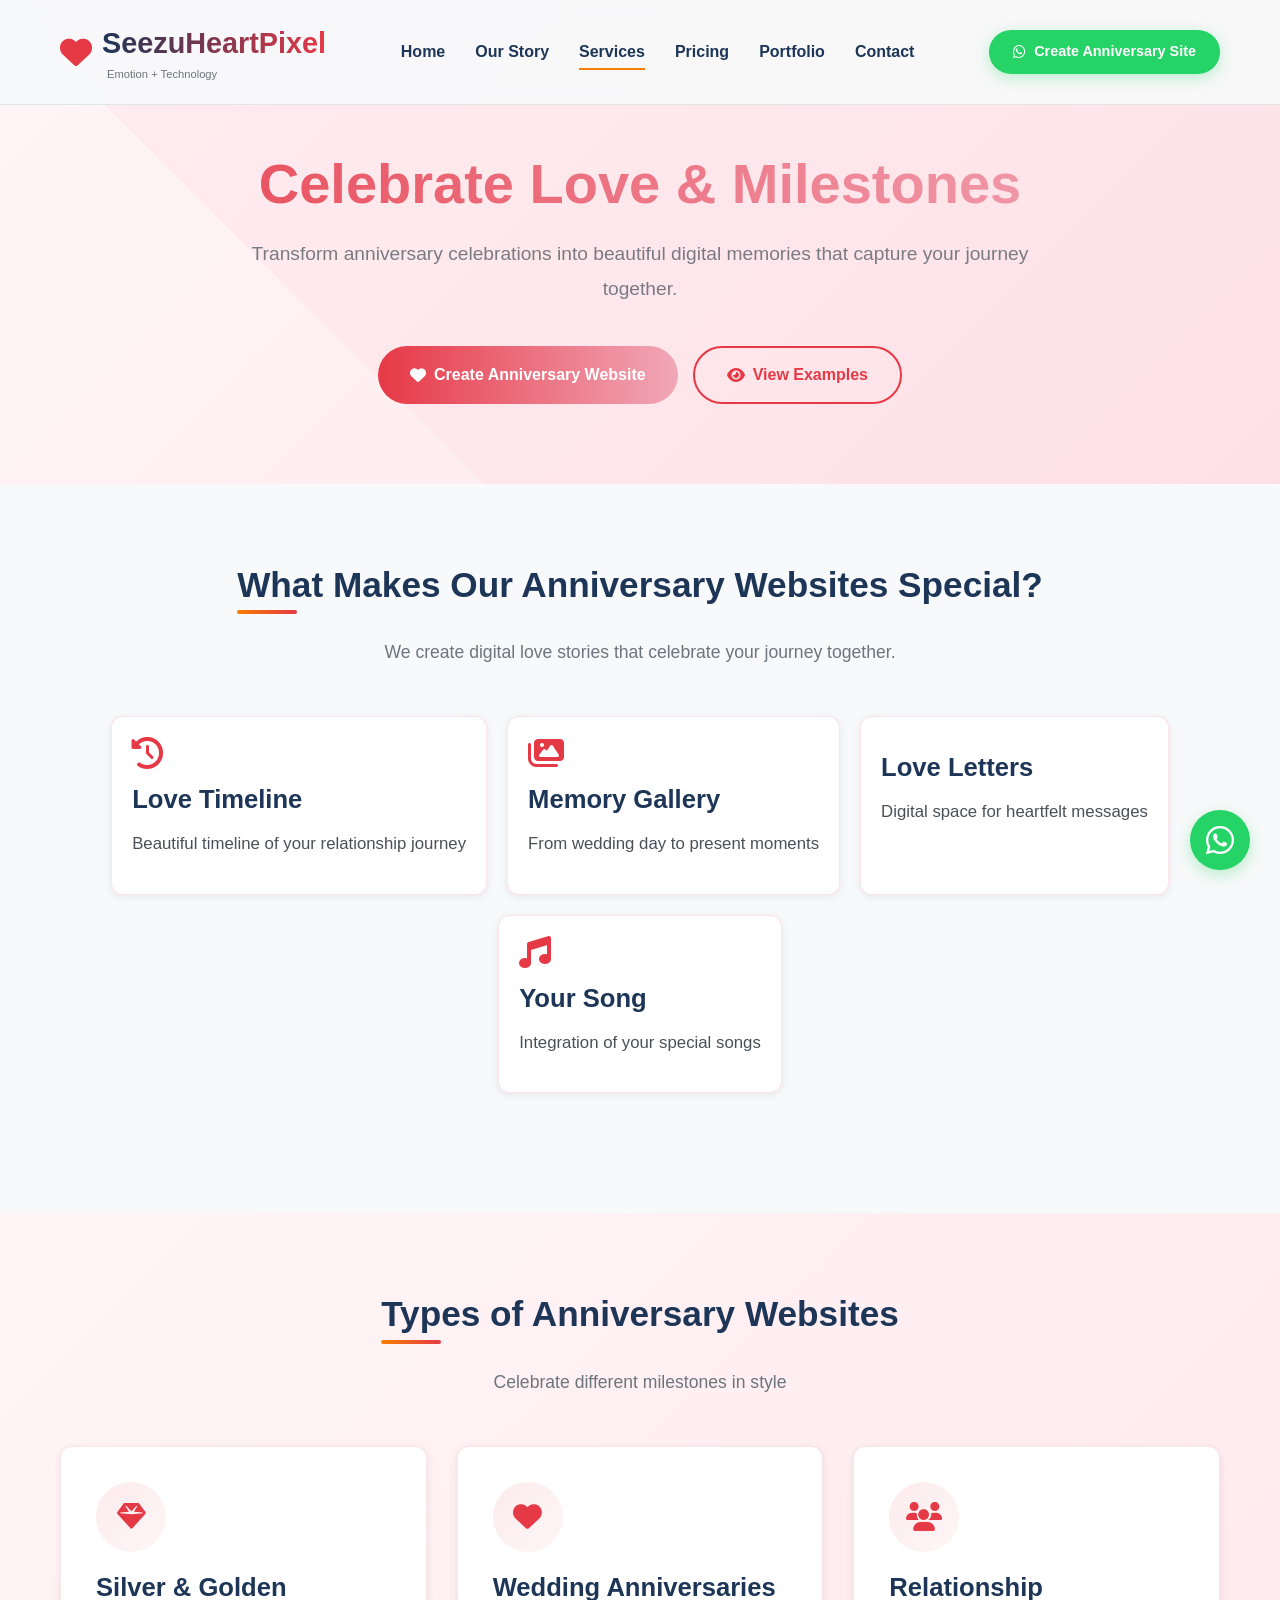
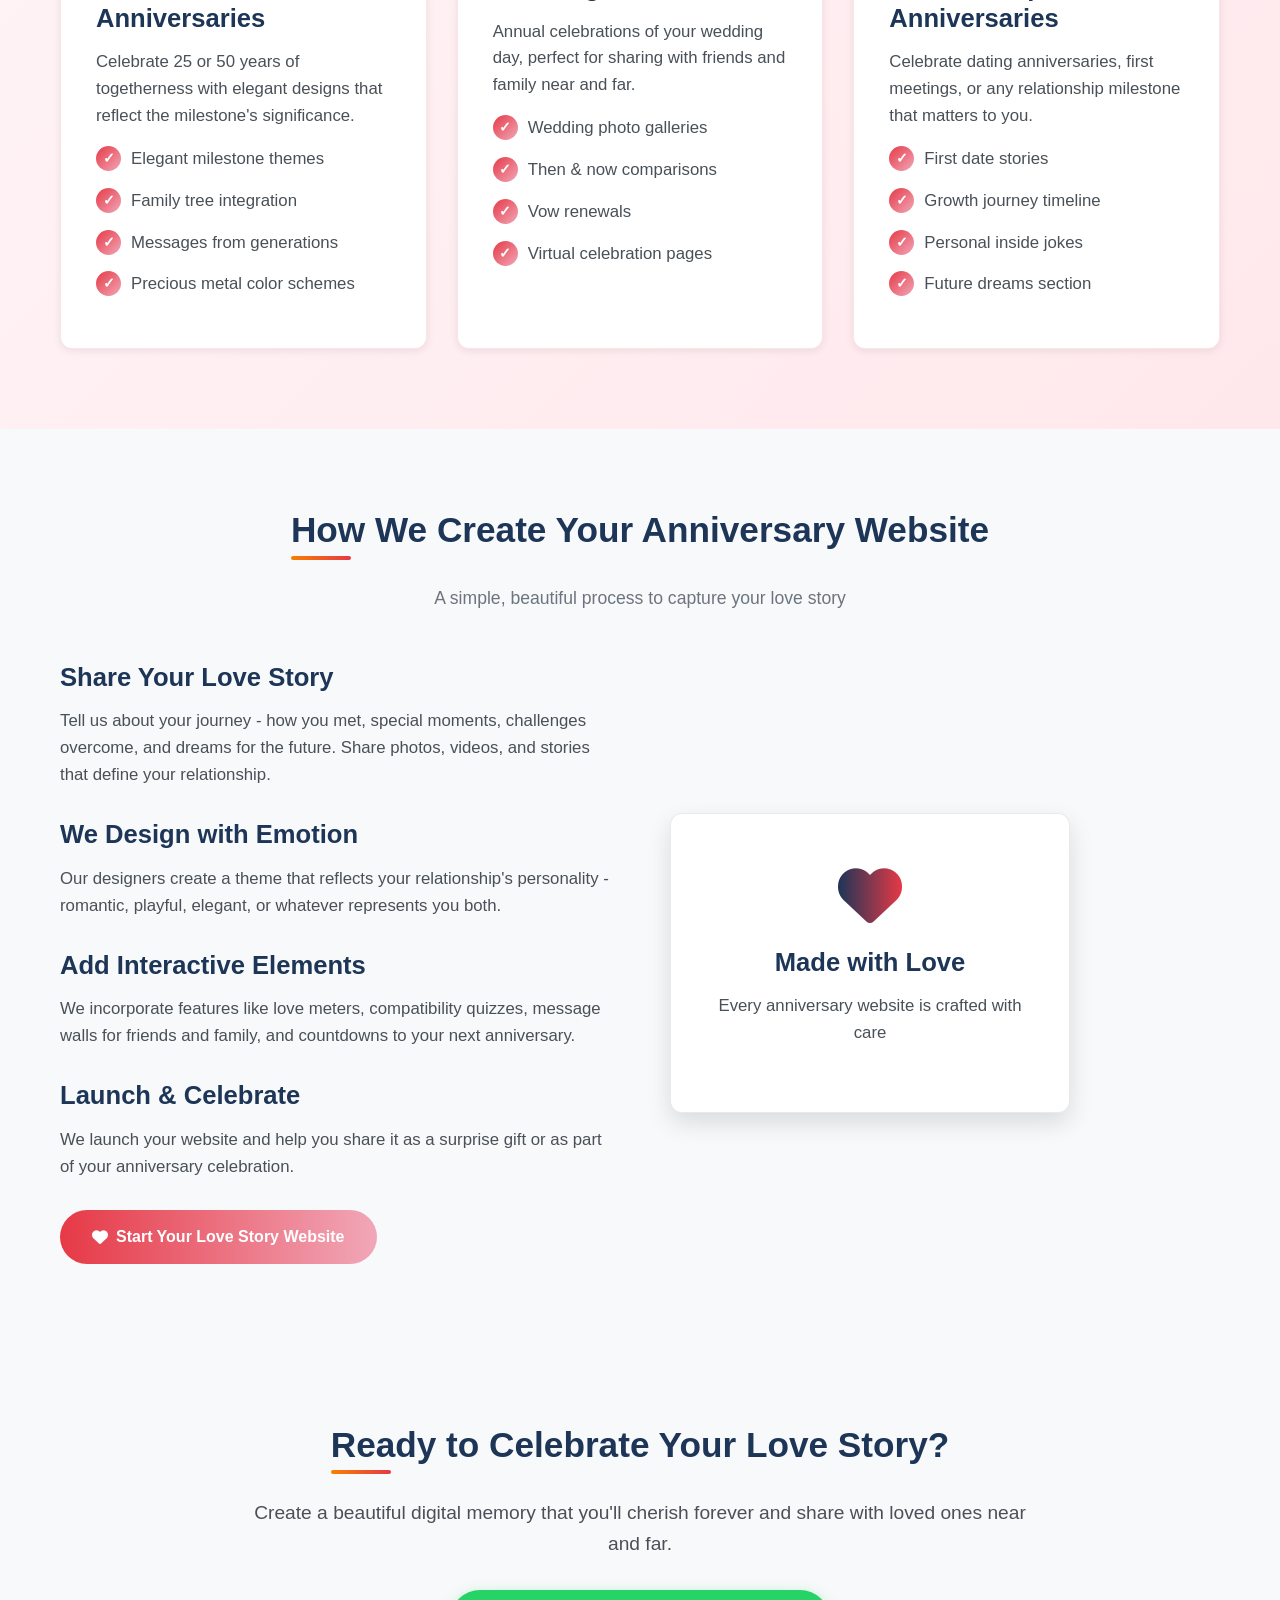
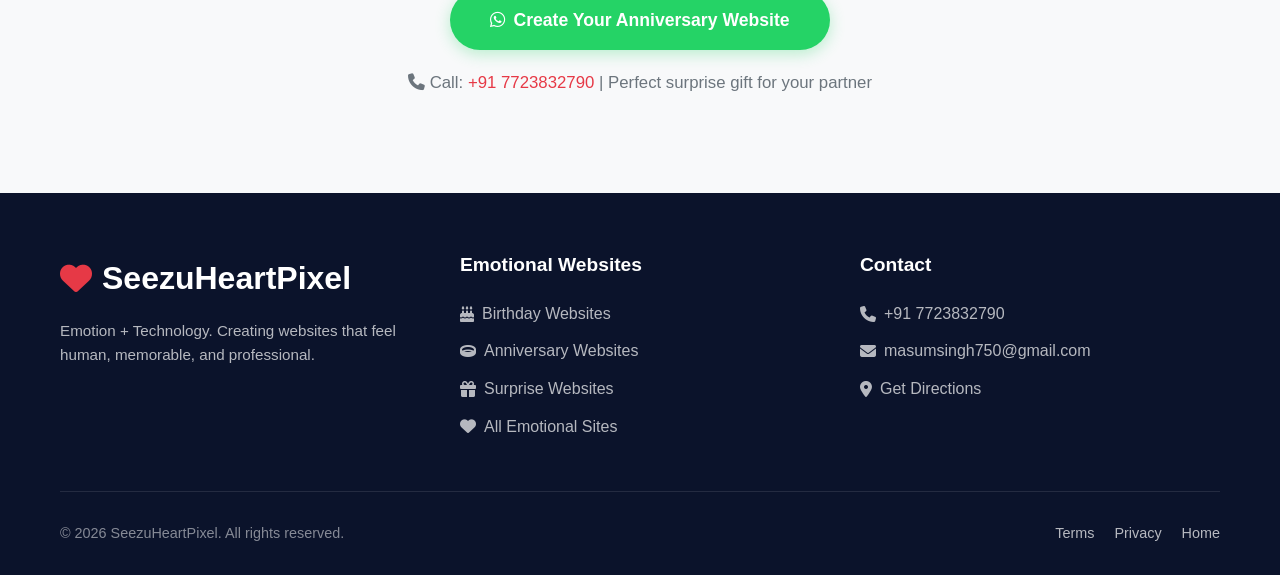
<file: special/anniversary.html>
<!DOCTYPE html>
<html lang="en">

<head>
    <meta charset="UTF-8">
    <meta name="viewport" content="width=device-width, initial-scale=1.0">
    <title>Anniversary Websites | SeezuHeartPixel - Celebrate Love</title>
    <meta name="description"
        content="Create beautiful anniversary websites to celebrate love and milestones. Perfect for wedding anniversaries and relationship celebrations.">
    <link rel="stylesheet" href="https://cdnjs.cloudflare.com/ajax/libs/font-awesome/6.4.0/css/all.min.css">
    <link rel="stylesheet" href="../css/style.css">
    <link rel="icon"
        href="data:image/svg+xml,<svg xmlns=%22http://www.w3.org/2000/svg%22 viewBox=%220 0 100 100%22><text y=%22.9em%22 font-size=%2290%22>💑</text></svg>">
</head>

<body>
    <!-- WhatsApp Float Button -->
    <a href="#" class="whatsapp-float">
        <i class="fab fa-whatsapp"></i>
    </a>

    <!-- Header -->
    <header>
        <div class="container">
            <nav class="nav-container">
                <a href="../index.html" class="logo">
                    <i class="fas fa-heart logo-icon"></i>
                    <div>
                        <div class="logo-text">SeezuHeartPixel</div>
                        <div class="logo-tagline">Emotion + Technology</div>
                    </div>
                </a>

                <div class="mobile-toggle">
                    <span></span>
                    <span></span>
                    <span></span>
                </div>

                <div class="nav-links">
                    <a href="../index.html">Home</a>
                    <a href="../about.html">Our Story</a>
                    <a href="../services.html" class="active">Services</a>
                    <a href="../pricing.html">Pricing</a>
                    <a href="../portfolio.html">Portfolio</a>
                    <a href="../contact.html">Contact</a>
                </div>

                <div class="nav-cta">
                    <a href="#" class="btn btn-whatsapp btn-small">
                        <i class="fab fa-whatsapp"></i> Create Anniversary Site
                    </a>
                </div>
            </nav>
        </div>
    </header>

    <!-- Special Hero -->
    <main>
        <section class="special-hero">
            <div class="container">
                <h1>Celebrate Love & Milestones</h1>
                <p class="hero-tagline" style="max-width: 800px; margin: 0 auto 40px; font-size: 1.2rem;">
                    Transform anniversary celebrations into beautiful digital memories that capture your journey
                    together.
                </p>

                <div class="hero-cta" style="justify-content: center;">
                    <a href="#" class="btn btn-emotion" data-special="anniversary">
                        <i class="fas fa-heart"></i> Create Anniversary Website
                    </a>
                    <a href="../portfolio.html#emotional" class="btn btn-outline"
                        style="color: var(--red-emotion); border-color: var(--red-emotion);">
                        <i class="fas fa-eye"></i> View Examples
                    </a>
                </div>
            </div>
        </section>

        <!-- Features -->
        <section class="section">
            <div class="container">
                <div class="section-header">
                    <h2>What Makes Our Anniversary Websites Special?</h2>
                    <p>We create digital love stories that celebrate your journey together.</p>
                </div>

                <div class="heart-scatter">
                    <div class="heart-item">
                        <i class="fas fa-history"></i>
                        <h3>Love Timeline</h3>
                        <p>Beautiful timeline of your relationship journey</p>
                    </div>

                    <div class="heart-item">
                        <i class="fas fa-images"></i>
                        <h3>Memory Gallery</h3>
                        <p>From wedding day to present moments</p>
                    </div>

                    <div class="heart-item">
                        <i class="fas fa-envelope-heart"></i>
                        <h3>Love Letters</h3>
                        <p>Digital space for heartfelt messages</p>
                    </div>

                    <div class="heart-item">
                        <i class="fas fa-music"></i>
                        <h3>Your Song</h3>
                        <p>Integration of your special songs</p>
                    </div>
                </div>
            </div>
        </section>

        <!-- Anniversary Types -->
        <section class="section" style="background: linear-gradient(135deg, #FFF5F7 0%, #FFE8EC 100%);">
            <div class="container">
                <div class="section-header">
                    <h2>Types of Anniversary Websites</h2>
                    <p>Celebrate different milestones in style</p>
                </div>

                <div class="cards-grid">
                    <div class="card card-emotional">
                        <div class="card-icon">
                            <i class="fas fa-gem"></i>
                        </div>
                        <h3>Silver & Golden Anniversaries</h3>
                        <p>Celebrate 25 or 50 years of togetherness with elegant designs that reflect the milestone's
                            significance.</p>
                        <ul class="features-list features-list-emotional" style="margin-top: 15px;">
                            <li>Elegant milestone themes</li>
                            <li>Family tree integration</li>
                            <li>Messages from generations</li>
                            <li>Precious metal color schemes</li>
                        </ul>
                    </div>

                    <div class="card card-emotional">
                        <div class="card-icon">
                            <i class="fas fa-heart"></i>
                        </div>
                        <h3>Wedding Anniversaries</h3>
                        <p>Annual celebrations of your wedding day, perfect for sharing with friends and family near and
                            far.</p>
                        <ul class="features-list features-list-emotional" style="margin-top: 15px;">
                            <li>Wedding photo galleries</li>
                            <li>Then & now comparisons</li>
                            <li>Vow renewals</li>
                            <li>Virtual celebration pages</li>
                        </ul>
                    </div>

                    <div class="card card-emotional">
                        <div class="card-icon">
                            <i class="fas fa-users"></i>
                        </div>
                        <h3>Relationship Anniversaries</h3>
                        <p>Celebrate dating anniversaries, first meetings, or any relationship milestone that matters to
                            you.</p>
                        <ul class="features-list features-list-emotional" style="margin-top: 15px;">
                            <li>First date stories</li>
                            <li>Growth journey timeline</li>
                            <li>Personal inside jokes</li>
                            <li>Future dreams section</li>
                        </ul>
                    </div>
                </div>
            </div>
        </section>

        <!-- How It Works -->
        <section class="section">
            <div class="container">
                <div class="section-header">
                    <h2>How We Create Your Anniversary Website</h2>
                    <p>A simple, beautiful process to capture your love story</p>
                </div>

                <div class="about-content">
                    <div>
                        <h3>Share Your Love Story</h3>
                        <p>Tell us about your journey - how you met, special moments, challenges overcome, and dreams
                            for the future. Share photos, videos, and stories that define your relationship.</p>

                        <h3 style="margin-top: 30px;">We Design with Emotion</h3>
                        <p>Our designers create a theme that reflects your relationship's personality - romantic,
                            playful, elegant, or whatever represents you both.</p>

                        <h3 style="margin-top: 30px;">Add Interactive Elements</h3>
                        <p>We incorporate features like love meters, compatibility quizzes, message walls for friends
                            and family, and countdowns to your next anniversary.</p>

                        <h3 style="margin-top: 30px;">Launch & Celebrate</h3>
                        <p>We launch your website and help you share it as a surprise gift or as part of your
                            anniversary celebration.</p>

                        <div style="margin-top: 30px;">
                            <a href="#" class="btn btn-emotion" data-special="anniversary">
                                <i class="fas fa-heart"></i> Start Your Love Story Website
                            </a>
                        </div>
                    </div>

                    <div class="about-image">
                        <div class="visual-card">
                            <div class="visual-content">
                                <i class="fas fa-heart visual-icon"></i>
                                <h3>Made with Love</h3>
                                <p>Every anniversary website is crafted with care</p>
                            </div>
                        </div>
                    </div>
                </div>
            </div>
        </section>

        <!-- CTA -->
        <section class="section">
            <div class="container">
                <div class="special-content">
                    <h2>Ready to Celebrate Your Love Story?</h2>
                    <p style="font-size: 1.2rem; margin-bottom: 30px;">
                        Create a beautiful digital memory that you'll cherish forever and share with loved ones near and
                        far.
                    </p>

                    <div class="text-center">
                        <a href="#" class="btn btn-whatsapp" data-special="anniversary"
                            style="padding: 16px 40px; font-size: 1.1rem;">
                            <i class="fab fa-whatsapp"></i> Create Your Anniversary Website
                        </a>
                        <p style="margin-top: 20px; color: var(--gray-medium);">
                            <i class="fas fa-phone"></i> Call: <a href="tel:+917723832790"
                                style="color: var(--red-emotion);">+91 7723832790</a> |
                            Perfect surprise gift for your partner
                        </p>
                    </div>
                </div>
            </div>
        </section>
    </main>

    <!-- Footer -->
    <footer>
        <div class="container">
            <div class="footer-content">
                <div class="footer-brand">
                    <div class="footer-logo">
                        <i class="fas fa-heart logo-icon"></i>
                        <span>SeezuHeartPixel</span>
                    </div>
                    <p class="footer-tagline">
                        Emotion + Technology. Creating websites that feel human, memorable, and professional.
                    </p>
                </div>

                <div class="footer-links">
                    <h3>Emotional Websites</h3>
                    <ul>
                        <li><a href="birthday.html"><i class="fas fa-birthday-cake"></i> Birthday Websites</a></li>
                        <li><a href="anniversary.html" class="active"><i class="fas fa-ring"></i> Anniversary
                                Websites</a></li>
                        <li><a href="surprise.html"><i class="fas fa-gift"></i> Surprise Websites</a></li>
                        <li><a href="../services.html"><i class="fas fa-heart"></i> All Emotional Sites</a></li>
                    </ul>
                </div>

                <div class="footer-services">
                    <h3>Contact</h3>
                    <ul>
                        <li><a href="tel:+917723832790"><i class="fas fa-phone"></i> +91 7723832790</a></li>
                        <li><a href="mailto:masumsingh750@gmail.com"><i class="fas fa-envelope"></i>
                                masumsingh750@gmail.com</a></li>
                        <li><a href="../contact.html"><i class="fas fa-map-marker-alt"></i> Get Directions</a></li>
                    </ul>
                </div>
            </div>

            <div class="footer-bottom">
                <div>
                    &copy; <span id="current-year">2023</span> SeezuHeartPixel. All rights reserved.
                </div>
                <div class="footer-bottom-links">
                    <a href="../terms.html">Terms</a>
                    <a href="../privacy.html">Privacy</a>
                    <a href="../index.html">Home</a>
                </div>
            </div>
        </div>
    </footer>

    <script src="../js/script.js"></script>
</body>

</html>
</file>
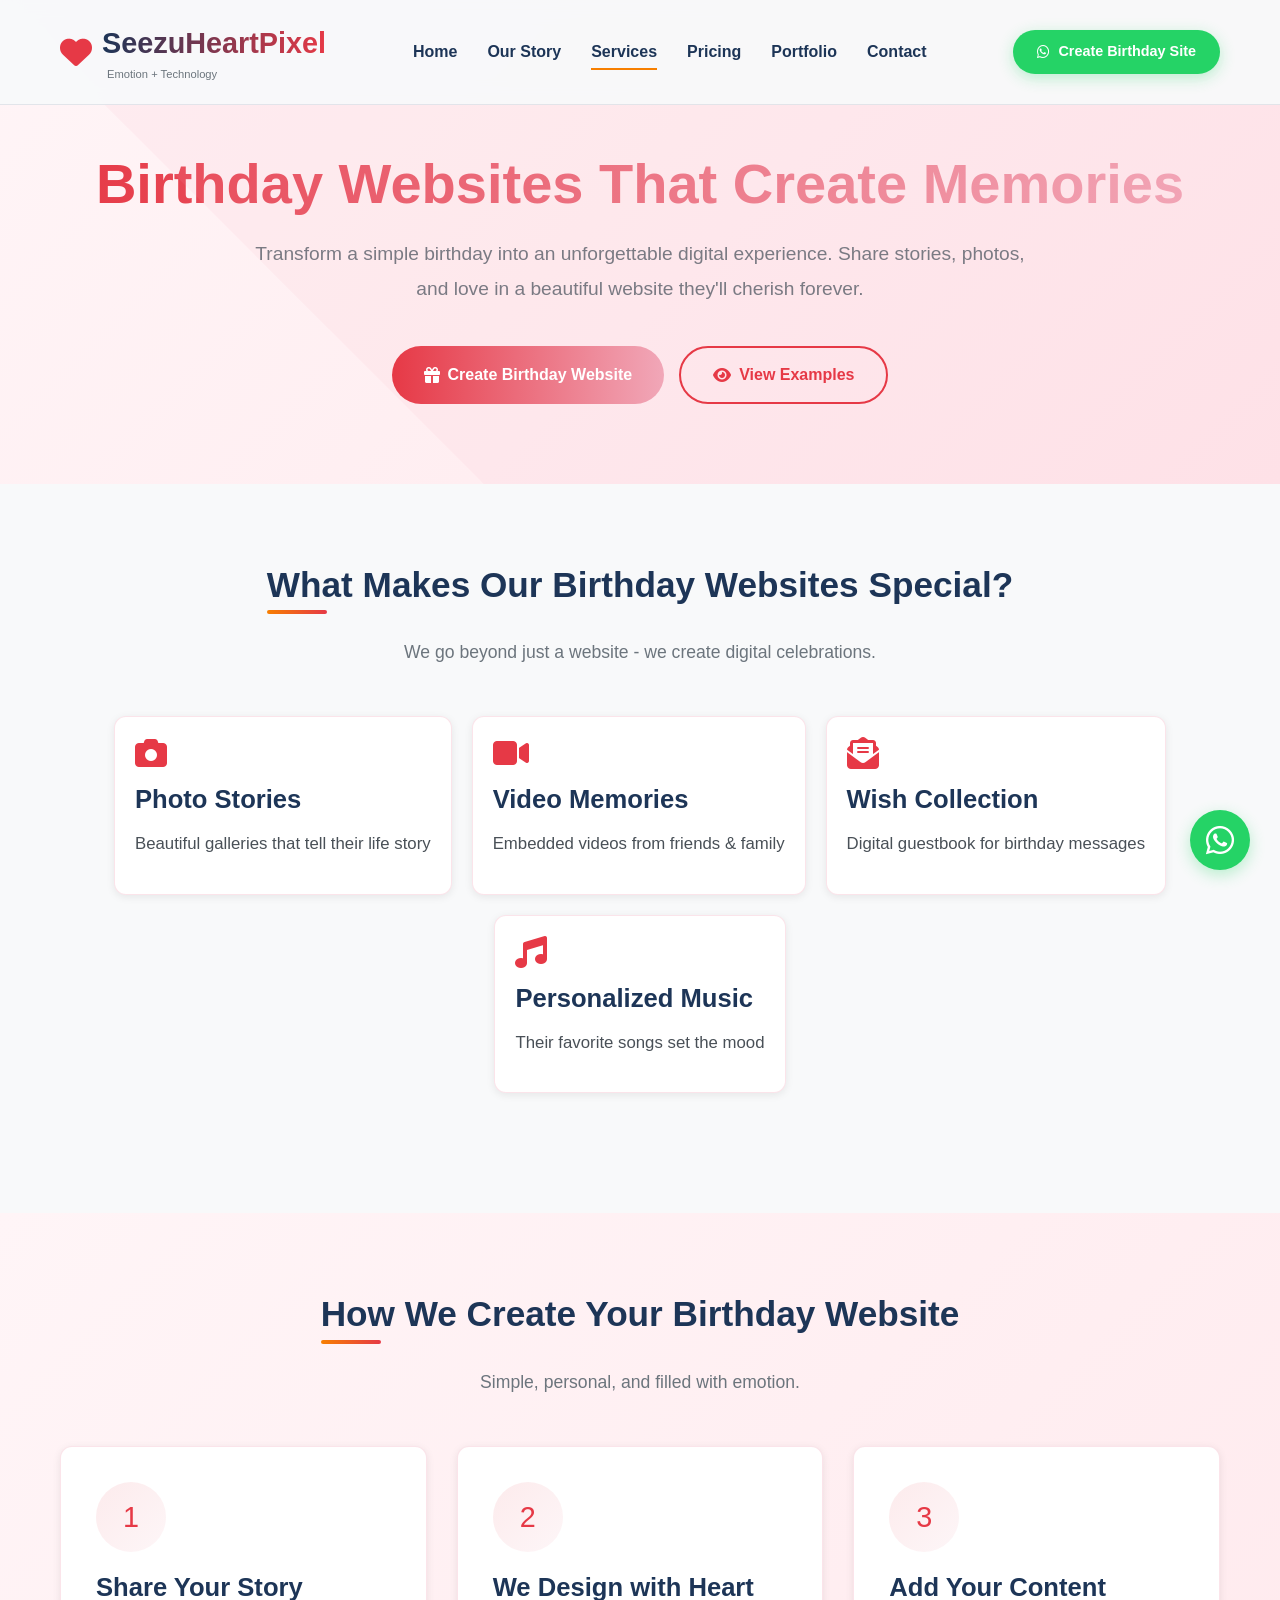
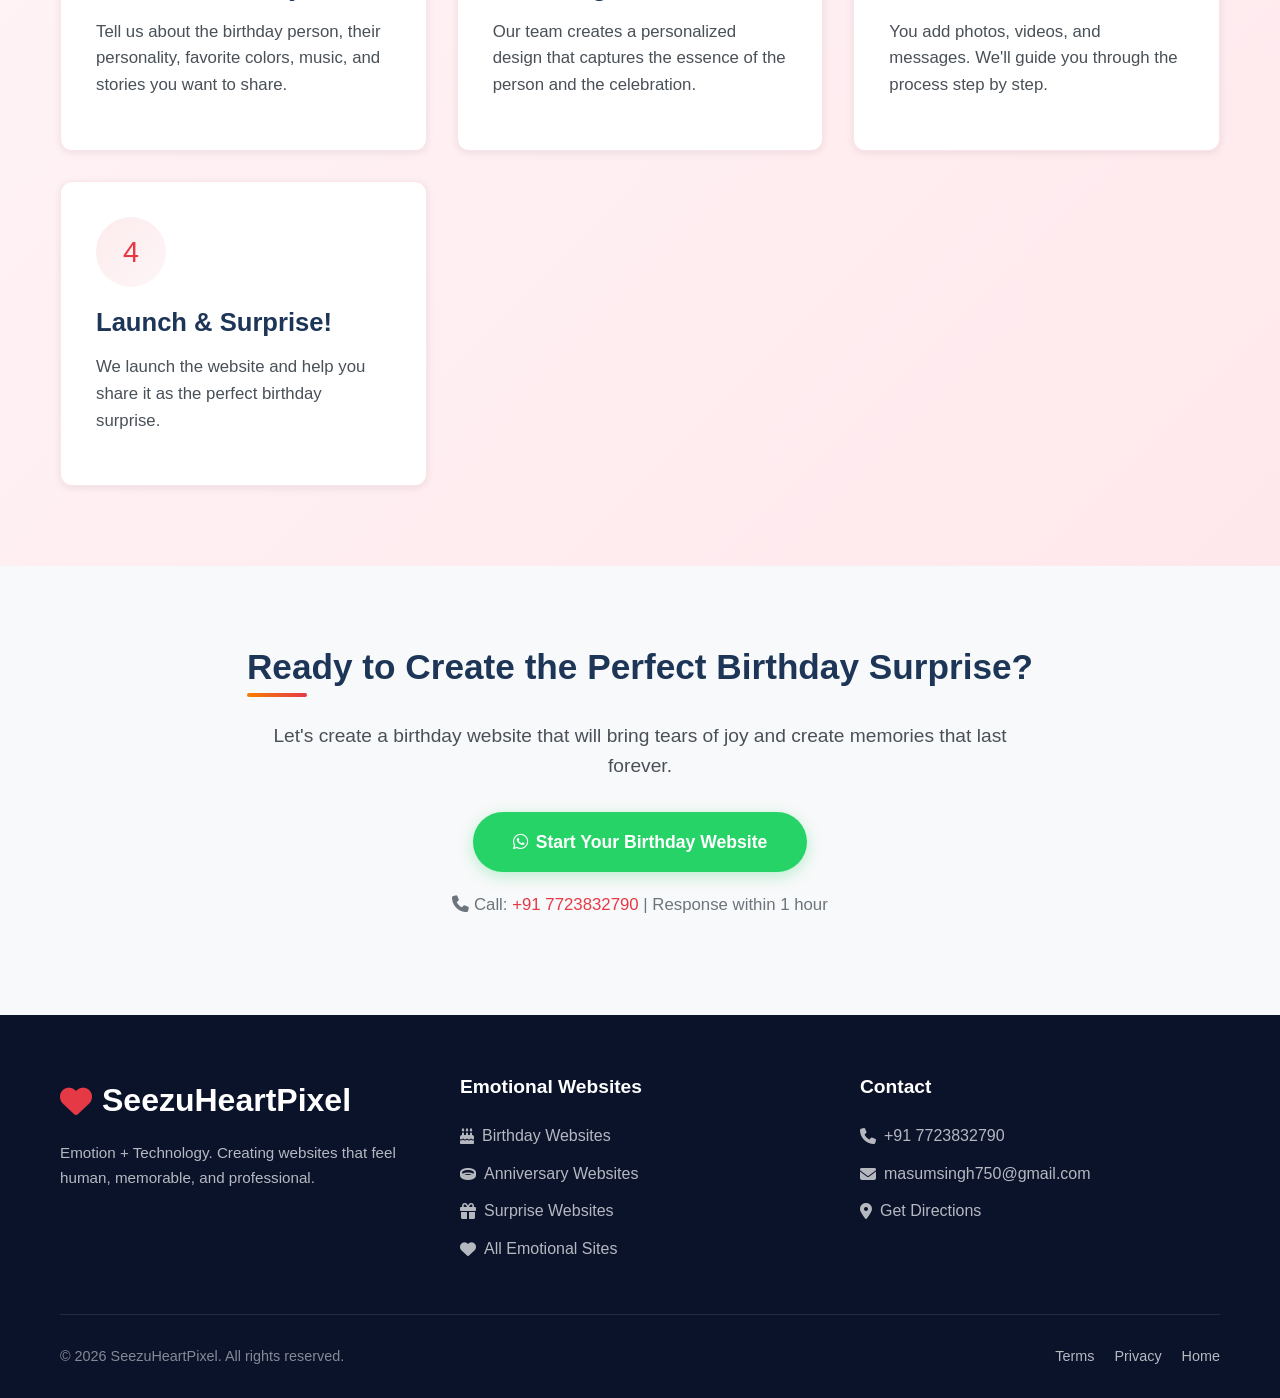
<file: special/birthday.html>
<!DOCTYPE html>
<html lang="en">

<head>
    <meta charset="UTF-8">
    <meta name="viewport" content="width=device-width, initial-scale=1.0">
    <title>Birthday Websites | SeezuHeartPixel</title>
    <meta name="description"
        content="Create unforgettable birthday websites that celebrate life's special moments with emotion and technology.">
    <link rel="stylesheet" href="https://cdnjs.cloudflare.com/ajax/libs/font-awesome/6.4.0/css/all.min.css">
    <link rel="stylesheet" href="../css/style.css">
    <link rel="icon"
        href="data:image/svg+xml,<svg xmlns=%22http://www.w3.org/2000/svg%22 viewBox=%220 0 100 100%22><text y=%22.9em%22 font-size=%2290%22>🎂</text></svg>">
</head>

<body>
    <!-- WhatsApp Float Button -->
    <a href="#" class="whatsapp-float">
        <i class="fab fa-whatsapp"></i>
    </a>

    <!-- Header -->
    <header>
        <div class="container">
            <nav class="nav-container">
                <a href="../index.html" class="logo">
                    <i class="fas fa-heart logo-icon"></i>
                    <div>
                        <div class="logo-text">SeezuHeartPixel</div>
                        <div class="logo-tagline">Emotion + Technology</div>
                    </div>
                </a>

                <div class="mobile-toggle">
                    <span></span>
                    <span></span>
                    <span></span>
                </div>

                <div class="nav-links">
                    <a href="../index.html">Home</a>
                    <a href="../about.html">Our Story</a>
                    <a href="../services.html" class="active">Services</a>
                    <a href="../pricing.html">Pricing</a>
                    <a href="../portfolio.html">Portfolio</a>
                    <a href="../contact.html">Contact</a>
                </div>

                <div class="nav-cta">
                    <a href="#" class="btn btn-whatsapp btn-small">
                        <i class="fab fa-whatsapp"></i> Create Birthday Site
                    </a>
                </div>
            </nav>
        </div>
    </header>

    <!-- Special Hero -->
    <main>
        <section class="special-hero">
            <div class="container">
                <h1>Birthday Websites That Create Memories</h1>
                <p class="hero-tagline" style="max-width: 800px; margin: 0 auto 40px; font-size: 1.2rem;">
                    Transform a simple birthday into an unforgettable digital experience. Share stories, photos, and
                    love in a beautiful website they'll cherish forever.
                </p>

                <div class="hero-cta" style="justify-content: center;">
                    <a href="#" class="btn btn-emotion" data-special="birthday">
                        <i class="fas fa-gift"></i> Create Birthday Website
                    </a>
                    <a href="../portfolio.html#emotional" class="btn btn-outline"
                        style="color: var(--red-emotion); border-color: var(--red-emotion);">
                        <i class="fas fa-eye"></i> View Examples
                    </a>
                </div>
            </div>
        </section>

        <!-- Features -->
        <section class="section">
            <div class="container">
                <div class="section-header">
                    <h2>What Makes Our Birthday Websites Special?</h2>
                    <p>We go beyond just a website - we create digital celebrations.</p>
                </div>

                <div class="heart-scatter">
                    <div class="heart-item">
                        <i class="fas fa-camera"></i>
                        <h3>Photo Stories</h3>
                        <p>Beautiful galleries that tell their life story</p>
                    </div>

                    <div class="heart-item">
                        <i class="fas fa-video"></i>
                        <h3>Video Memories</h3>
                        <p>Embedded videos from friends & family</p>
                    </div>

                    <div class="heart-item">
                        <i class="fas fa-envelope-open-text"></i>
                        <h3>Wish Collection</h3>
                        <p>Digital guestbook for birthday messages</p>
                    </div>

                    <div class="heart-item">
                        <i class="fas fa-music"></i>
                        <h3>Personalized Music</h3>
                        <p>Their favorite songs set the mood</p>
                    </div>
                </div>
            </div>
        </section>

        <!-- Process -->
        <section class="section" style="background: linear-gradient(135deg, #FFF5F7 0%, #FFE8EC 100%);">
            <div class="container">
                <div class="section-header">
                    <h2>How We Create Your Birthday Website</h2>
                    <p>Simple, personal, and filled with emotion.</p>
                </div>

                <div class="cards-grid">
                    <div class="card card-emotional">
                        <div class="card-icon">
                            <span>1</span>
                        </div>
                        <h3>Share Your Story</h3>
                        <p>Tell us about the birthday person, their personality, favorite colors, music, and stories you
                            want to share.</p>
                    </div>

                    <div class="card card-emotional">
                        <div class="card-icon">
                            <span>2</span>
                        </div>
                        <h3>We Design with Heart</h3>
                        <p>Our team creates a personalized design that captures the essence of the person and the
                            celebration.</p>
                    </div>

                    <div class="card card-emotional">
                        <div class="card-icon">
                            <span>3</span>
                        </div>
                        <h3>Add Your Content</h3>
                        <p>You add photos, videos, and messages. We'll guide you through the process step by step.</p>
                    </div>

                    <div class="card card-emotional">
                        <div class="card-icon">
                            <span>4</span>
                        </div>
                        <h3>Launch & Surprise!</h3>
                        <p>We launch the website and help you share it as the perfect birthday surprise.</p>
                    </div>
                </div>
            </div>
        </section>

        <!-- CTA -->
        <section class="section">
            <div class="container">
                <div class="special-content">
                    <h2>Ready to Create the Perfect Birthday Surprise?</h2>
                    <p style="font-size: 1.2rem; margin-bottom: 30px;">
                        Let's create a birthday website that will bring tears of joy and create memories that last
                        forever.
                    </p>

                    <div class="text-center">
                        <a href="#" class="btn btn-whatsapp" data-special="birthday"
                            style="padding: 16px 40px; font-size: 1.1rem;">
                            <i class="fab fa-whatsapp"></i> Start Your Birthday Website
                        </a>
                        <p style="margin-top: 20px; color: var(--gray-medium);">
                            <i class="fas fa-phone"></i> Call: <a href="tel:+917723832790"
                                style="color: var(--red-emotion);">+91 7723832790</a> |
                            Response within 1 hour
                        </p>
                    </div>
                </div>
            </div>
        </section>
    </main>

    <!-- Footer -->
    <footer>
        <div class="container">
            <div class="footer-content">
                <div class="footer-brand">
                    <div class="footer-logo">
                        <i class="fas fa-heart logo-icon"></i>
                        <span>SeezuHeartPixel</span>
                    </div>
                    <p class="footer-tagline">
                        Emotion + Technology. Creating websites that feel human, memorable, and professional.
                    </p>
                </div>

                <div class="footer-links">
                    <h3>Emotional Websites</h3>
                    <ul>
                        <li><a href="birthday.html" class="active"><i class="fas fa-birthday-cake"></i> Birthday
                                Websites</a></li>
                        <li><a href="anniversary.html"><i class="fas fa-ring"></i> Anniversary Websites</a></li>
                        <li><a href="surprise.html"><i class="fas fa-gift"></i> Surprise Websites</a></li>
                        <li><a href="../services.html"><i class="fas fa-heart"></i> All Emotional Sites</a></li>
                    </ul>
                </div>

                <div class="footer-services">
                    <h3>Contact</h3>
                    <ul>
                        <li><a href="tel:+917723832790"><i class="fas fa-phone"></i> +91 7723832790</a></li>
                        <li><a href="mailto:masumsingh750@gmail.com"><i class="fas fa-envelope"></i>
                                masumsingh750@gmail.com</a></li>
                        <li><a href="../contact.html"><i class="fas fa-map-marker-alt"></i> Get Directions</a></li>
                    </ul>
                </div>
            </div>

            <div class="footer-bottom">
                <div>
                    &copy; <span id="current-year">2023</span> SeezuHeartPixel. All rights reserved.
                </div>
                <div class="footer-bottom-links">
                    <a href="../terms.html">Terms</a>
                    <a href="../privacy.html">Privacy</a>
                    <a href="../index.html">Home</a>
                </div>
            </div>
        </div>
    </footer>

    <script src="../js/script.js"></script>
</body>

</html>
</file>
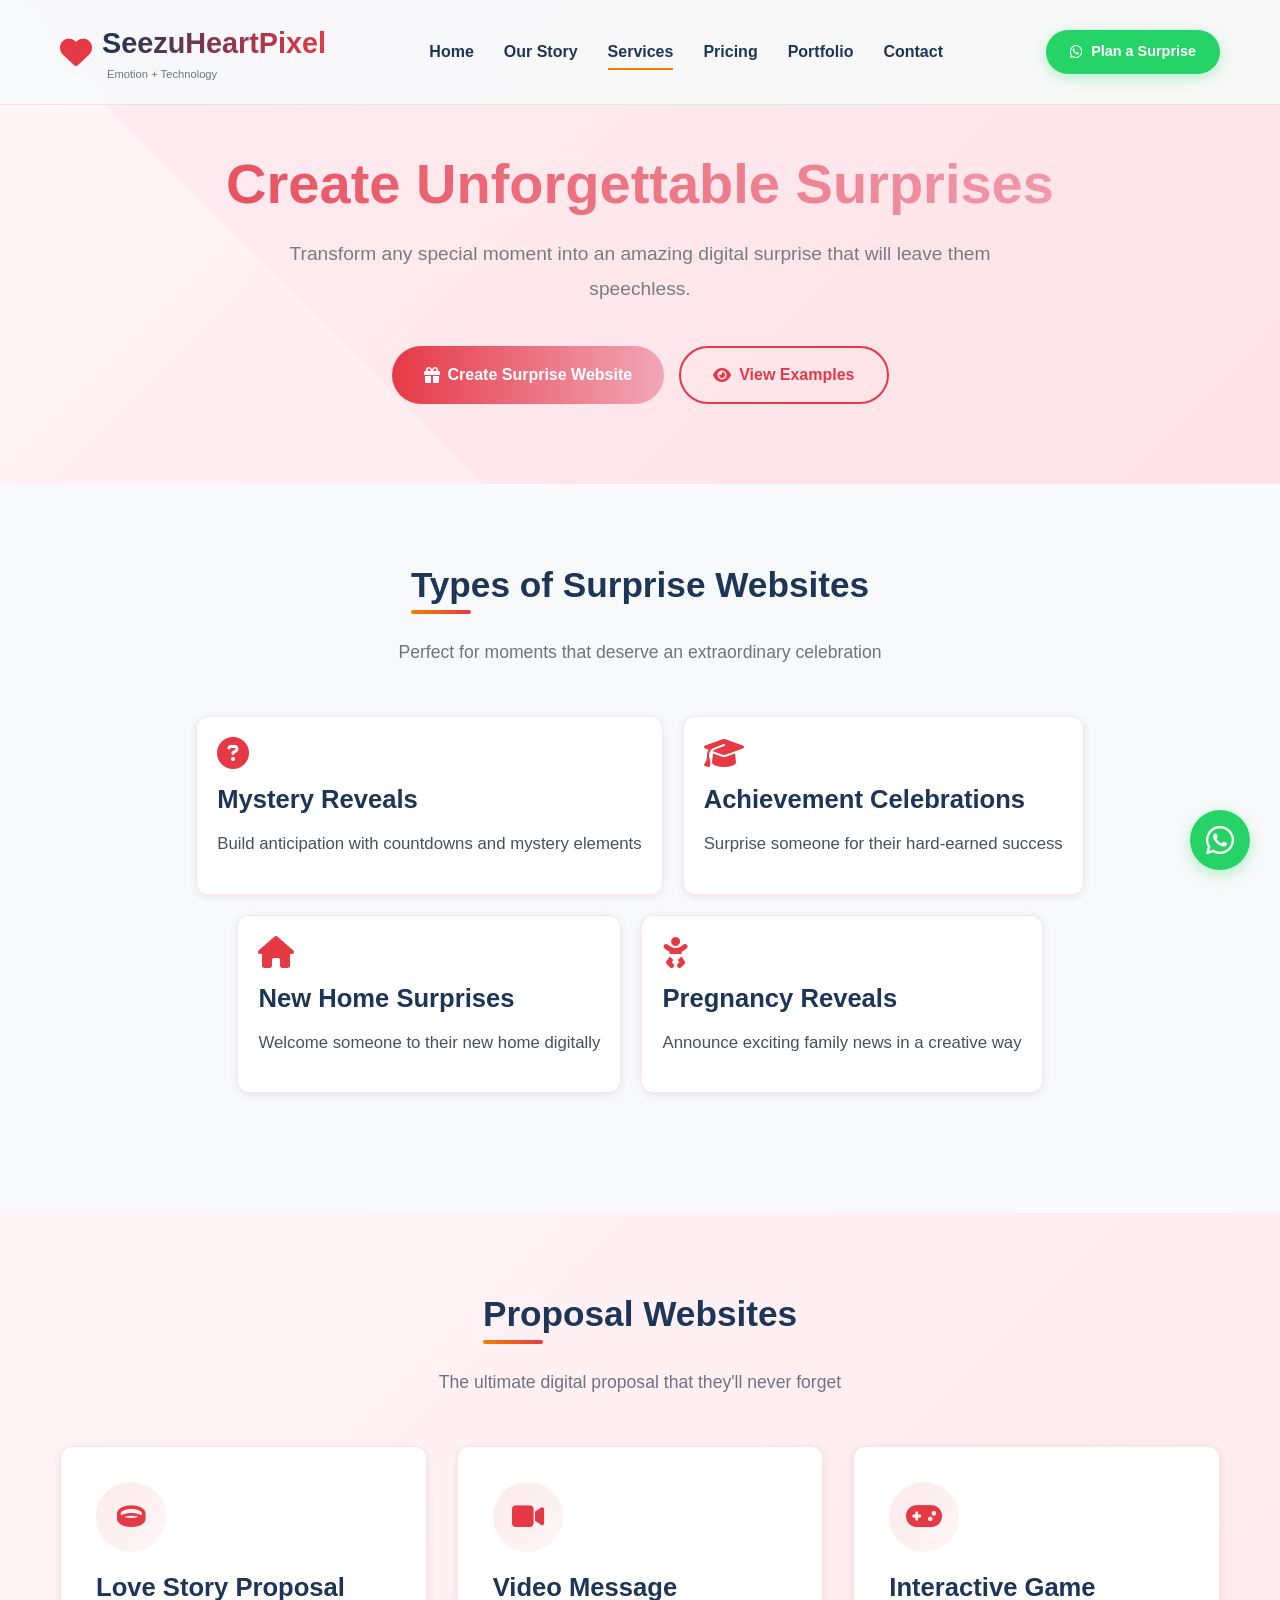
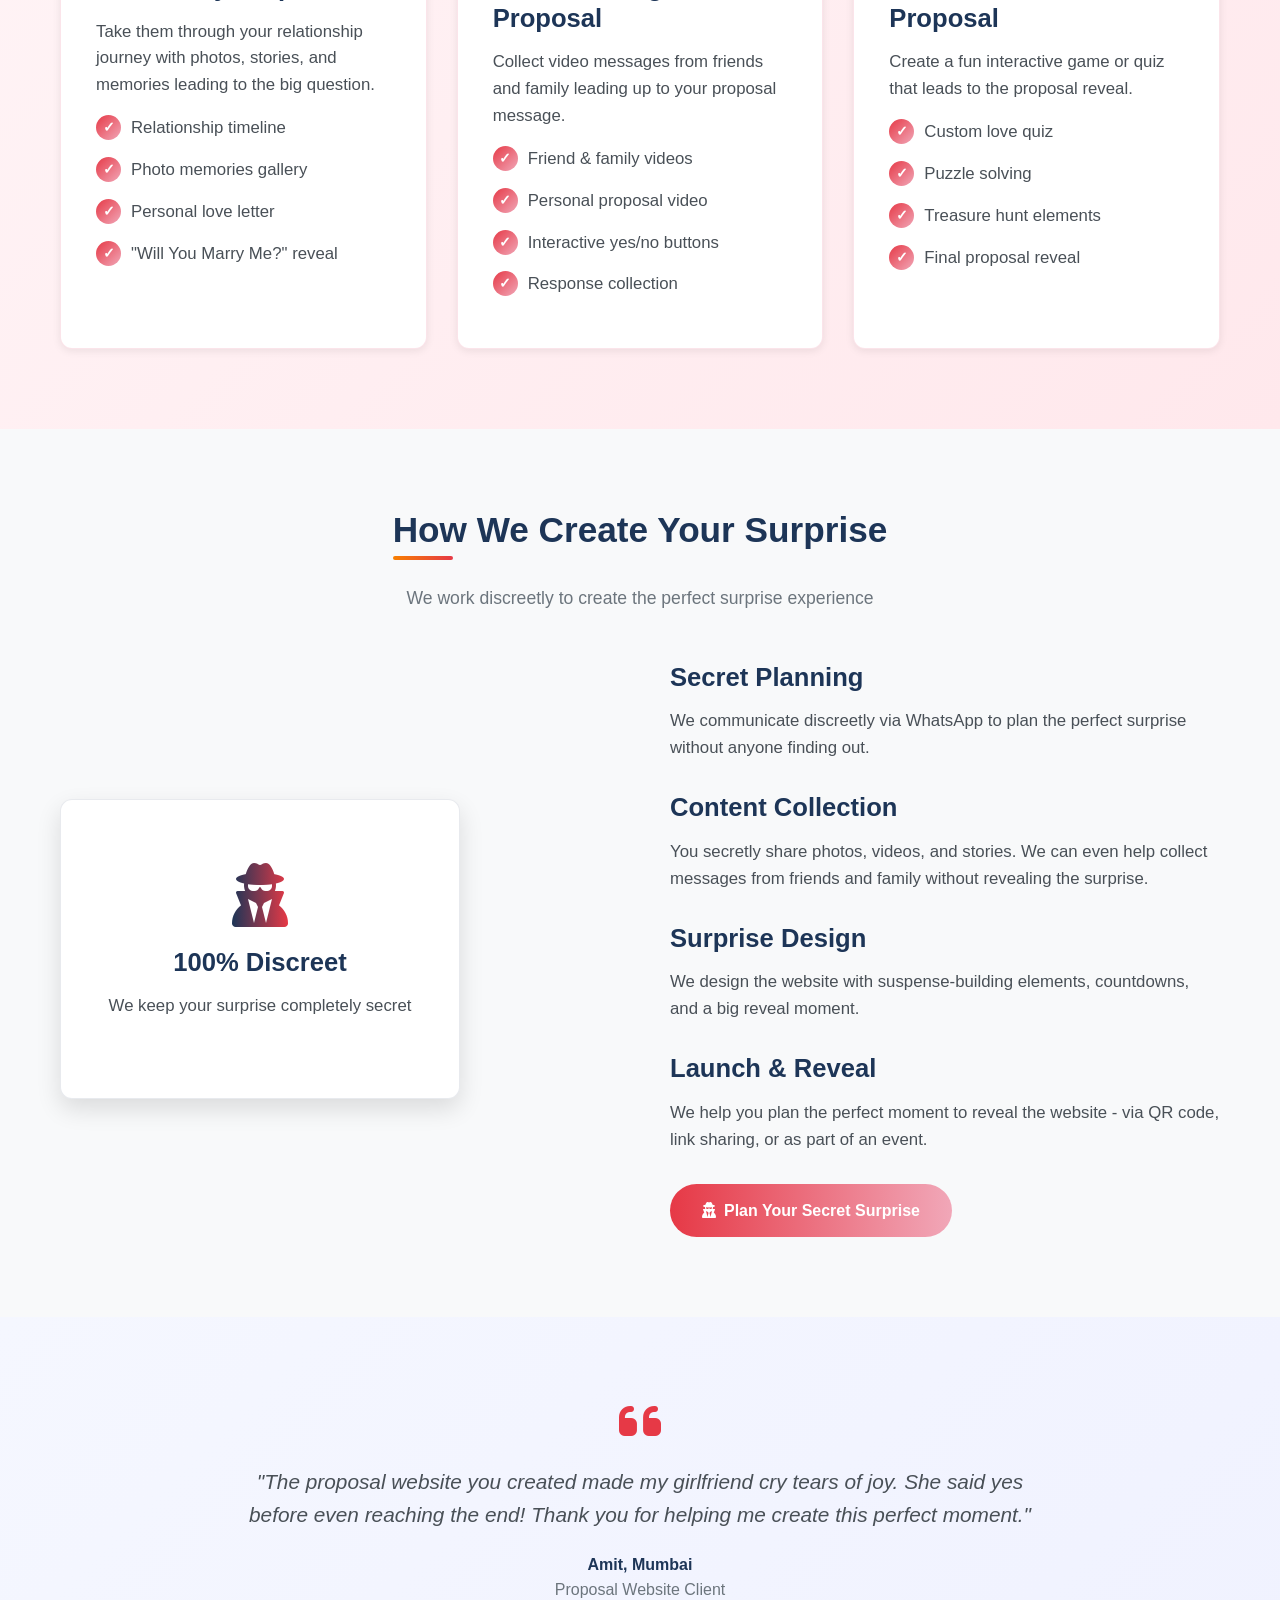
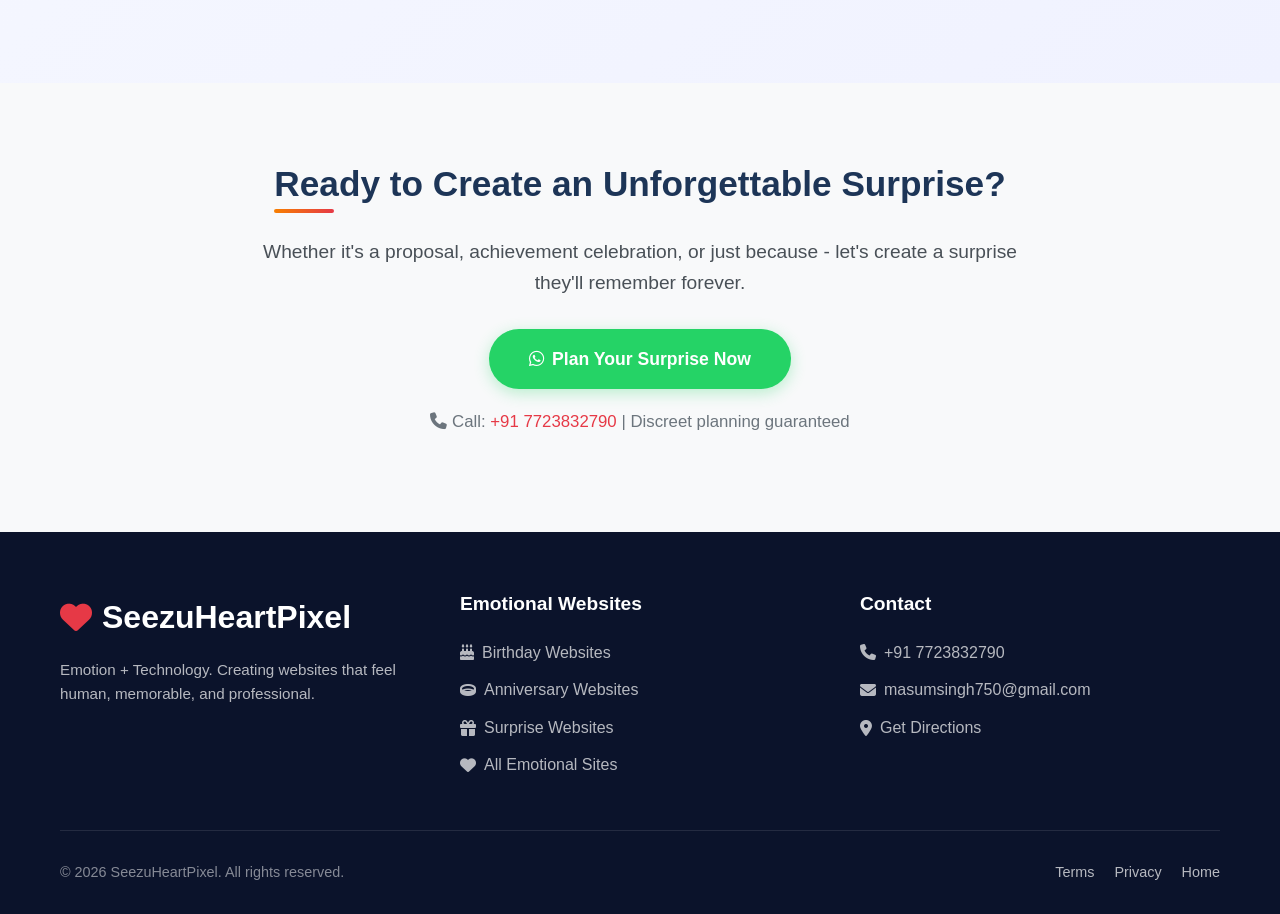
<file: special/surprise.html>
<!DOCTYPE html>
<html lang="en">

<head>
    <meta charset="UTF-8">
    <meta name="viewport" content="width=device-width, initial-scale=1.0">
    <title>Surprise Websites | SeezuHeartPixel - Amazing Digital Surprises</title>
    <meta name="description"
        content="Create unforgettable surprise websites for special moments. Perfect for proposals, achievements, and unexpected celebrations.">
    <link rel="stylesheet" href="https://cdnjs.cloudflare.com/ajax/libs/font-awesome/6.4.0/css/all.min.css">
    <link rel="stylesheet" href="../css/style.css">
    <link rel="icon"
        href="data:image/svg+xml,<svg xmlns=%22http://www.w3.org/2000/svg%22 viewBox=%220 0 100 100%22><text y=%22.9em%22 font-size=%2290%22>🎁</text></svg>">
</head>

<body>
    <!-- WhatsApp Float Button -->
    <a href="#" class="whatsapp-float">
        <i class="fab fa-whatsapp"></i>
    </a>

    <!-- Header -->
    <header>
        <div class="container">
            <nav class="nav-container">
                <a href="../index.html" class="logo">
                    <i class="fas fa-heart logo-icon"></i>
                    <div>
                        <div class="logo-text">SeezuHeartPixel</div>
                        <div class="logo-tagline">Emotion + Technology</div>
                    </div>
                </a>

                <div class="mobile-toggle">
                    <span></span>
                    <span></span>
                    <span></span>
                </div>

                <div class="nav-links">
                    <a href="../index.html">Home</a>
                    <a href="../about.html">Our Story</a>
                    <a href="../services.html" class="active">Services</a>
                    <a href="../pricing.html">Pricing</a>
                    <a href="../portfolio.html">Portfolio</a>
                    <a href="../contact.html">Contact</a>
                </div>

                <div class="nav-cta">
                    <a href="#" class="btn btn-whatsapp btn-small">
                        <i class="fab fa-whatsapp"></i> Plan a Surprise
                    </a>
                </div>
            </nav>
        </div>
    </header>

    <!-- Special Hero -->
    <main>
        <section class="special-hero">
            <div class="container">
                <h1>Create Unforgettable Surprises</h1>
                <p class="hero-tagline" style="max-width: 800px; margin: 0 auto 40px; font-size: 1.2rem;">
                    Transform any special moment into an amazing digital surprise that will leave them speechless.
                </p>

                <div class="hero-cta" style="justify-content: center;">
                    <a href="#" class="btn btn-emotion" data-special="surprise">
                        <i class="fas fa-gift"></i> Create Surprise Website
                    </a>
                    <a href="../portfolio.html#emotional" class="btn btn-outline"
                        style="color: var(--red-emotion); border-color: var(--red-emotion);">
                        <i class="fas fa-eye"></i> View Examples
                    </a>
                </div>
            </div>
        </section>

        <!-- Surprise Types -->
        <section class="section">
            <div class="container">
                <div class="section-header">
                    <h2>Types of Surprise Websites</h2>
                    <p>Perfect for moments that deserve an extraordinary celebration</p>
                </div>

                <div class="heart-scatter">
                    <div class="heart-item">
                        <i class="fas fa-question-circle"></i>
                        <h3>Mystery Reveals</h3>
                        <p>Build anticipation with countdowns and mystery elements</p>
                    </div>

                    <div class="heart-item">
                        <i class="fas fa-graduation-cap"></i>
                        <h3>Achievement Celebrations</h3>
                        <p>Surprise someone for their hard-earned success</p>
                    </div>

                    <div class="heart-item">
                        <i class="fas fa-home"></i>
                        <h3>New Home Surprises</h3>
                        <p>Welcome someone to their new home digitally</p>
                    </div>

                    <div class="heart-item">
                        <i class="fas fa-baby"></i>
                        <h3>Pregnancy Reveals</h3>
                        <p>Announce exciting family news in a creative way</p>
                    </div>
                </div>
            </div>
        </section>

        <!-- Proposal Websites -->
        <section class="section" style="background: linear-gradient(135deg, #FFF5F7 0%, #FFE8EC 100%);">
            <div class="container">
                <div class="section-header">
                    <h2>Proposal Websites</h2>
                    <p>The ultimate digital proposal that they'll never forget</p>
                </div>

                <div class="cards-grid">
                    <div class="card card-emotional">
                        <div class="card-icon">
                            <i class="fas fa-ring"></i>
                        </div>
                        <h3>Love Story Proposal</h3>
                        <p>Take them through your relationship journey with photos, stories, and memories leading to the
                            big question.</p>
                        <ul class="features-list features-list-emotional" style="margin-top: 15px;">
                            <li>Relationship timeline</li>
                            <li>Photo memories gallery</li>
                            <li>Personal love letter</li>
                            <li>"Will You Marry Me?" reveal</li>
                        </ul>
                    </div>

                    <div class="card card-emotional">
                        <div class="card-icon">
                            <i class="fas fa-video"></i>
                        </div>
                        <h3>Video Message Proposal</h3>
                        <p>Collect video messages from friends and family leading up to your proposal message.</p>
                        <ul class="features-list features-list-emotional" style="margin-top: 15px;">
                            <li>Friend & family videos</li>
                            <li>Personal proposal video</li>
                            <li>Interactive yes/no buttons</li>
                            <li>Response collection</li>
                        </ul>
                    </div>

                    <div class="card card-emotional">
                        <div class="card-icon">
                            <i class="fas fa-gamepad"></i>
                        </div>
                        <h3>Interactive Game Proposal</h3>
                        <p>Create a fun interactive game or quiz that leads to the proposal reveal.</p>
                        <ul class="features-list features-list-emotional" style="margin-top: 15px;">
                            <li>Custom love quiz</li>
                            <li>Puzzle solving</li>
                            <li>Treasure hunt elements</li>
                            <li>Final proposal reveal</li>
                        </ul>
                    </div>
                </div>
            </div>
        </section>

        <!-- How It Works -->
        <section class="section">
            <div class="container">
                <div class="section-header">
                    <h2>How We Create Your Surprise</h2>
                    <p>We work discreetly to create the perfect surprise experience</p>
                </div>

                <div class="about-content">
                    <div class="about-image">
                        <div class="visual-card">
                            <div class="visual-content">
                                <i class="fas fa-user-secret visual-icon"></i>
                                <h3>100% Discreet</h3>
                                <p>We keep your surprise completely secret</p>
                            </div>
                        </div>
                    </div>

                    <div>
                        <h3>Secret Planning</h3>
                        <p>We communicate discreetly via WhatsApp to plan the perfect surprise without anyone finding
                            out.</p>

                        <h3 style="margin-top: 30px;">Content Collection</h3>
                        <p>You secretly share photos, videos, and stories. We can even help collect messages from
                            friends and family without revealing the surprise.</p>

                        <h3 style="margin-top: 30px;">Surprise Design</h3>
                        <p>We design the website with suspense-building elements, countdowns, and a big reveal moment.
                        </p>

                        <h3 style="margin-top: 30px;">Launch & Reveal</h3>
                        <p>We help you plan the perfect moment to reveal the website - via QR code, link sharing, or as
                            part of an event.</p>

                        <div style="margin-top: 30px;">
                            <a href="#" class="btn btn-emotion" data-special="surprise">
                                <i class="fas fa-user-secret"></i> Plan Your Secret Surprise
                            </a>
                        </div>
                    </div>
                </div>
            </div>
        </section>

        <!-- Testimonial -->
        <section class="section" style="background: linear-gradient(135deg, #f5f7ff 0%, #f0f2ff 100%);">
            <div class="container">
                <div class="text-center">
                    <i class="fas fa-quote-left"
                        style="font-size: 3rem; color: var(--red-emotion); margin-bottom: 20px;"></i>
                    <p style="font-size: 1.3rem; font-style: italic; max-width: 800px; margin: 0 auto 20px;">
                        "The proposal website you created made my girlfriend cry tears of joy. She said yes before even
                        reaching the end! Thank you for helping me create this perfect moment."
                    </p>
                    <div style="font-weight: 600; color: var(--blue-primary);">Amit, Mumbai</div>
                    <div style="color: var(--gray-medium);">Proposal Website Client</div>
                </div>
            </div>
        </section>

        <!-- CTA -->
        <section class="section">
            <div class="container">
                <div class="special-content">
                    <h2>Ready to Create an Unforgettable Surprise?</h2>
                    <p style="font-size: 1.2rem; margin-bottom: 30px;">
                        Whether it's a proposal, achievement celebration, or just because - let's create a surprise
                        they'll remember forever.
                    </p>

                    <div class="text-center">
                        <a href="#" class="btn btn-whatsapp" data-special="surprise"
                            style="padding: 16px 40px; font-size: 1.1rem;">
                            <i class="fab fa-whatsapp"></i> Plan Your Surprise Now
                        </a>
                        <p style="margin-top: 20px; color: var(--gray-medium);">
                            <i class="fas fa-phone"></i> Call: <a href="tel:+917723832790"
                                style="color: var(--red-emotion);">+91 7723832790</a> |
                            Discreet planning guaranteed
                        </p>
                    </div>
                </div>
            </div>
        </section>
    </main>

    <!-- Footer -->
    <footer>
        <div class="container">
            <div class="footer-content">
                <div class="footer-brand">
                    <div class="footer-logo">
                        <i class="fas fa-heart logo-icon"></i>
                        <span>SeezuHeartPixel</span>
                    </div>
                    <p class="footer-tagline">
                        Emotion + Technology. Creating websites that feel human, memorable, and professional.
                    </p>
                </div>

                <div class="footer-links">
                    <h3>Emotional Websites</h3>
                    <ul>
                        <li><a href="birthday.html"><i class="fas fa-birthday-cake"></i> Birthday Websites</a></li>
                        <li><a href="anniversary.html"><i class="fas fa-ring"></i> Anniversary Websites</a></li>
                        <li><a href="surprise.html" class="active"><i class="fas fa-gift"></i> Surprise Websites</a>
                        </li>
                        <li><a href="../services.html"><i class="fas fa-heart"></i> All Emotional Sites</a></li>
                    </ul>
                </div>

                <div class="footer-services">
                    <h3>Contact</h3>
                    <ul>
                        <li><a href="tel:+917723832790"><i class="fas fa-phone"></i> +91 7723832790</a></li>
                        <li><a href="mailto:masumsingh750@gmail.com"><i class="fas fa-envelope"></i>
                                masumsingh750@gmail.com</a></li>
                        <li><a href="../contact.html"><i class="fas fa-map-marker-alt"></i> Get Directions</a></li>
                    </ul>
                </div>
            </div>

            <div class="footer-bottom">
                <div>
                    &copy; <span id="current-year">2023</span> SeezuHeartPixel. All rights reserved.
                </div>
                <div class="footer-bottom-links">
                    <a href="../terms.html">Terms</a>
                    <a href="../privacy.html">Privacy</a>
                    <a href="../index.html">Home</a>
                </div>
            </div>
        </div>
    </footer>

    <script src="../js/script.js"></script>
</body>

</html>
</file>
<file: css/style.css>
/* ============================================
   SeezuHeartPixel - Premium Web Studio
   Emotion + Technology. Websites that feel human.
   Colors: Royal Blue, Crimson Rose, Warm Orange
   ============================================ */

/* ====== CSS RESET & BASE STYLES ====== */
* {
    margin: 0;
    padding: 0;
    box-sizing: border-box;
    font-family: 'Segoe UI', 'Arial', sans-serif;
}

:root {
    /* Brand Color Palette */
    --blue-primary: #1D3557;
    /* Deep Royal Blue - Trust, Technology */
    --blue-secondary: #0B132B;
    /* Dark Navy - Footer & Depth */
    --red-emotion: #E63946;
    /* Crimson Rose - Emotion, Heart */
    --orange-creative: #F77F00;
    /* Warm Orange - Creativity, Accents */
    --pink-soft: #F1A7B8;
    /* Soft Pink - Emotional Sections */
    --white-clean: #F8F9FA;
    /* Off White - Clean Backgrounds */
    --whatsapp-green: #25D366;
    /* WhatsApp Green - CTA Only */
    --gray-light: #E9ECEF;
    --gray-medium: #6C757D;
    --gray-dark: #495057;

    /* Spacing & Effects */
    --border-radius: 12px;
    --shadow-sm: 0 2px 8px rgba(0, 0, 0, 0.08);
    --shadow-md: 0 5px 15px rgba(0, 0, 0, 0.1);
    --shadow-lg: 0 10px 25px rgba(0, 0, 0, 0.12);
    --transition: all 0.3s ease;
    --max-width: 1200px;
}

html {
    scroll-behavior: smooth;
    font-size: 16px;
}

body {
    background-color: var(--white-clean);
    color: var(--gray-dark);
    line-height: 1.6;
    overflow-x: hidden;
    font-weight: 400;
}

/* ====== TYPOGRAPHY ====== */
h1,
h2,
h3,
h4,
h5 {
    font-weight: 700;
    line-height: 1.2;
    margin-bottom: 1rem;
    color: var(--blue-primary);
}

h1 {
    font-size: 2.8rem;
    background: linear-gradient(90deg, var(--blue-primary), var(--red-emotion));
    -webkit-background-clip: text;
    -webkit-text-fill-color: transparent;
    background-clip: text;
}

h2 {
    font-size: 2.2rem;
    position: relative;
    display: inline-block;
    margin-bottom: 2rem;
}

h2::after {
    content: '';
    position: absolute;
    left: 0;
    bottom: -8px;
    width: 60px;
    height: 4px;
    background: linear-gradient(90deg, var(--orange-creative), var(--red-emotion));
    border-radius: 2px;
}

h3 {
    font-size: 1.6rem;
}

p {
    margin-bottom: 1rem;
    font-size: 1.05rem;
}

a {
    text-decoration: none;
    color: inherit;
    transition: var(--transition);
}

/* ====== UTILITY CLASSES ====== */
.container {
    width: 100%;
    max-width: var(--max-width);
    margin: 0 auto;
    padding: 0 20px;
}

.text-center {
    text-align: center;
}

.section {
    padding: 80px 0;
}

.emotional-text {
    color: var(--red-emotion);
    font-weight: 600;
}

.creative-text {
    color: var(--orange-creative);
    font-weight: 600;
}

/* ====== BUTTONS ====== */
.btn {
    display: inline-flex;
    align-items: center;
    justify-content: center;
    gap: 8px;
    padding: 14px 32px;
    border-radius: 50px;
    font-weight: 600;
    font-size: 1rem;
    cursor: pointer;
    transition: var(--transition);
    border: none;
    position: relative;
    overflow: hidden;
    z-index: 1;
}

.btn::before {
    content: '';
    position: absolute;
    top: 0;
    left: -100%;
    width: 100%;
    height: 100%;
    transition: var(--transition);
    z-index: -1;
}

.btn:hover::before {
    left: 0;
}

.btn-primary {
    background: linear-gradient(90deg, var(--blue-primary), var(--blue-secondary));
    color: white;
}

.btn-primary::before {
    background: linear-gradient(90deg, var(--blue-secondary), #16213E);
}

.btn-emotion {
    background: linear-gradient(90deg, var(--red-emotion), var(--pink-soft));
    color: white;
}

.btn-emotion::before {
    background: linear-gradient(90deg, var(--pink-soft), var(--red-emotion));
}

.btn-whatsapp {
    background: var(--whatsapp-green);
    color: white;
    box-shadow: 0 4px 15px rgba(37, 211, 102, 0.3);
}

.btn-whatsapp:hover {
    transform: translateY(-2px);
    box-shadow: 0 6px 20px rgba(37, 211, 102, 0.4);
}

.btn-outline {
    background: transparent;
    border: 2px solid var(--blue-primary);
    color: var(--blue-primary);
}

.btn-outline:hover {
    background: var(--blue-primary);
    color: white;
}

.btn-small {
    padding: 10px 24px;
    font-size: 0.9rem;
}

/* ====== HEADER & NAVIGATION ====== */
header {
    position: fixed;
    top: 0;
    left: 0;
    width: 100%;
    background: rgba(248, 249, 250, 0.95);
    backdrop-filter: blur(10px);
    z-index: 1000;
    border-bottom: 1px solid rgba(29, 53, 87, 0.1);
    transition: var(--transition);
}

header.scrolled {
    box-shadow: var(--shadow-md);
}

.nav-container {
    display: flex;
    justify-content: space-between;
    align-items: center;
    padding: 20px 0;
}

.logo {
    display: flex;
    align-items: center;
    gap: 10px;
    font-size: 1.8rem;
    font-weight: 800;
}

.logo-icon {
    color: var(--red-emotion);
    font-size: 2rem;
}

.logo-text {
    background: linear-gradient(90deg, var(--blue-primary), var(--red-emotion));
    -webkit-background-clip: text;
    -webkit-text-fill-color: transparent;
    background-clip: text;
}

.logo-tagline {
    font-size: 0.7rem;
    color: var(--gray-medium);
    font-weight: 400;
    margin-left: 5px;
}

.nav-links {
    display: flex;
    gap: 30px;
}

.nav-links a {
    font-weight: 600;
    font-size: 1rem;
    color: var(--blue-primary);
    position: relative;
    padding: 5px 0;
}

.nav-links a::after {
    content: '';
    position: absolute;
    left: 0;
    bottom: 0;
    width: 0;
    height: 2px;
    background: var(--orange-creative);
    transition: var(--transition);
}

.nav-links a:hover::after,
.nav-links a.active::after {
    width: 100%;
}

.nav-links a:hover {
    color: var(--orange-creative);
}

.nav-cta {
    display: flex;
    align-items: center;
    gap: 15px;
}

.mobile-toggle {
    display: none;
    flex-direction: column;
    justify-content: space-between;
    width: 30px;
    height: 21px;
    cursor: pointer;
}

.mobile-toggle span {
    display: block;
    height: 3px;
    width: 100%;
    background: var(--blue-primary);
    border-radius: 3px;
    transition: var(--transition);
}

/* ====== HERO SECTIONS ====== */
.hero {
    padding: 150px 0 80px;
    background: linear-gradient(135deg, #f5f7ff 0%, #f0f2ff 100%);
    position: relative;
    overflow: hidden;
}

.hero::before {
    content: '';
    position: absolute;
    top: -50%;
    right: -20%;
    width: 70%;
    height: 200%;
    background: linear-gradient(45deg, rgba(29, 53, 87, 0.05) 0%, rgba(230, 57, 70, 0.05) 100%);
    transform: rotate(15deg);
}

.hero-content {
    display: grid;
    grid-template-columns: 1fr 1fr;
    gap: 60px;
    align-items: center;
    position: relative;
    z-index: 1;
}

.hero-text h1 {
    font-size: 3.2rem;
    margin-bottom: 1.5rem;
    line-height: 1.1;
}

.hero-tagline {
    font-size: 1.2rem;
    color: var(--gray-medium);
    margin-bottom: 2rem;
    line-height: 1.8;
}

.hero-cta {
    display: flex;
    flex-wrap: wrap;
    gap: 15px;
    margin-top: 30px;
}

.hero-visual {
    position: relative;
    display: flex;
    justify-content: center;
    align-items: center;
}

.heart-badge {
    position: absolute;
    top: -20px;
    right: -20px;
    width: 80px;
    height: 80px;
    background: var(--red-emotion);
    color: white;
    border-radius: 50%;
    display: flex;
    align-items: center;
    justify-content: center;
    font-size: 2rem;
    animation: pulse 2s infinite;
    z-index: 2;
}

.visual-card {
    width: 100%;
    max-width: 400px;
    height: 300px;
    background: white;
    border-radius: var(--border-radius);
    box-shadow: var(--shadow-lg);
    position: relative;
    overflow: hidden;
    border: 1px solid rgba(29, 53, 87, 0.1);
}

.visual-content {
    width: 100%;
    height: 100%;
    display: flex;
    flex-direction: column;
    align-items: center;
    justify-content: center;
    padding: 30px;
    text-align: center;
}

.visual-icon {
    font-size: 4rem;
    margin-bottom: 20px;
    background: linear-gradient(90deg, var(--blue-primary), var(--red-emotion));
    -webkit-background-clip: text;
    -webkit-text-fill-color: transparent;
    background-clip: text;
}

/* Emotional Hero Variation */
.hero-emotional {
    background: linear-gradient(135deg, #FFF5F7 0%, #FFE8EC 100%);
}

.hero-emotional .hero-text h1 {
    background: linear-gradient(90deg, var(--red-emotion), var(--pink-soft));
    -webkit-background-clip: text;
    -webkit-text-fill-color: transparent;
    background-clip: text;
}

/* ====== ANIMATIONS ====== */
@keyframes pulse {
    0% {
        transform: scale(1);
    }

    50% {
        transform: scale(1.1);
    }

    100% {
        transform: scale(1);
    }
}

@keyframes fadeInUp {
    from {
        opacity: 0;
        transform: translateY(30px);
    }

    to {
        opacity: 1;
        transform: translateY(0);
    }
}

.fade-in {
    animation: fadeInUp 0.6s ease forwards;
}

/* ====== SECTIONS ====== */
.section-header {
    text-align: center;
    margin-bottom: 50px;
}

.section-header p {
    max-width: 700px;
    margin: 0 auto;
    font-size: 1.1rem;
    color: var(--gray-medium);
}

/* ====== CARDS ====== */
.cards-grid {
    display: grid;
    grid-template-columns: repeat(auto-fit, minmax(300px, 1fr));
    gap: 30px;
    margin-top: 30px;
}

.card {
    background: white;
    border-radius: var(--border-radius);
    padding: 35px;
    box-shadow: var(--shadow-sm);
    transition: var(--transition);
    border: 1px solid var(--gray-light);
    position: relative;
    overflow: hidden;
}

.card::before {
    content: '';
    position: absolute;
    top: 0;
    left: 0;
    width: 100%;
    height: 5px;
    background: linear-gradient(90deg, var(--blue-primary), var(--orange-creative));
    transform: scaleX(0);
    transition: var(--transition);
}

.card:hover::before {
    transform: scaleX(1);
}

.card:hover {
    transform: translateY(-10px);
    box-shadow: var(--shadow-md);
}

.card-emotional {
    border-color: rgba(241, 167, 184, 0.3);
}

.card-emotional::before {
    background: linear-gradient(90deg, var(--red-emotion), var(--pink-soft));
}

.card-icon {
    width: 70px;
    height: 70px;
    background: linear-gradient(135deg, rgba(29, 53, 87, 0.1) 0%, rgba(230, 57, 70, 0.1) 100%);
    border-radius: 50%;
    display: flex;
    align-items: center;
    justify-content: center;
    margin-bottom: 20px;
    font-size: 1.8rem;
    color: var(--blue-primary);
}

.card-emotional .card-icon {
    background: linear-gradient(135deg, rgba(230, 57, 70, 0.1) 0%, rgba(241, 167, 184, 0.1) 100%);
    color: var(--red-emotion);
}

/* ====== FEATURES LIST ====== */
.features-list {
    list-style: none;
    margin-top: 30px;
}

.features-list li {
    margin-bottom: 15px;
    padding-left: 35px;
    position: relative;
    font-size: 1.05rem;
}

.features-list li::before {
    content: '✓';
    position: absolute;
    left: 0;
    top: 0;
    width: 25px;
    height: 25px;
    background: linear-gradient(135deg, var(--blue-primary), var(--orange-creative));
    border-radius: 50%;
    display: flex;
    align-items: center;
    justify-content: center;
    color: white;
    font-weight: bold;
    font-size: 0.9rem;
}

.features-list-emotional li::before {
    background: linear-gradient(135deg, var(--red-emotion), var(--pink-soft));
}

/* ====== ABOUT PAGE STYLES ====== */
.about-hero {
    padding: 150px 0 60px;
    text-align: center;
    background: linear-gradient(135deg, #f5f7ff 0%, #f0f2ff 100%);
}

.about-content {
    display: grid;
    grid-template-columns: 1fr 1fr;
    gap: 60px;
    align-items: center;
}

.story-emphasis {
    font-size: 1.3rem;
    color: var(--red-emotion);
    font-style: italic;
    margin: 25px 0;
    padding-left: 20px;
    border-left: 4px solid var(--orange-creative);
}

/* ====== SERVICES PAGE ====== */
.services-hero {
    padding: 150px 0 60px;
    background: linear-gradient(135deg, #f5f7ff 0%, #f0f2ff 100%);
    text-align: center;
}

.service-categories {
    display: grid;
    grid-template-columns: repeat(auto-fit, minmax(350px, 1fr));
    gap: 40px;
    margin-top: 50px;
}

.category {
    background: white;
    border-radius: var(--border-radius);
    padding: 40px;
    box-shadow: var(--shadow-sm);
    transition: var(--transition);
}

.category:hover {
    transform: translateY(-5px);
    box-shadow: var(--shadow-md);
}

.category-business {
    border-top: 5px solid var(--blue-primary);
}

.category-emotional {
    border-top: 5px solid var(--red-emotion);
}

.category-icon {
    font-size: 3rem;
    margin-bottom: 20px;
    display: block;
}

.category-business .category-icon {
    color: var(--blue-primary);
}

.category-emotional .category-icon {
    color: var(--red-emotion);
}

/* ====== PRICING PAGE ====== */
.pricing-hero {
    padding: 150px 0 60px;
    background: linear-gradient(135deg, #f5f7ff 0%, #f0f2ff 100%);
    text-align: center;
}

.pricing-grid {
    display: grid;
    grid-template-columns: repeat(auto-fit, minmax(300px, 1fr));
    gap: 30px;
    margin-top: 40px;
}

.pricing-card {
    background: white;
    border-radius: var(--border-radius);
    padding: 40px 30px;
    box-shadow: var(--shadow-sm);
    position: relative;
    transition: var(--transition);
    border: 2px solid transparent;
}

.pricing-card:hover {
    transform: translateY(-10px);
    box-shadow: var(--shadow-md);
}

.pricing-card.popular {
    border-color: var(--orange-creative);
    transform: scale(1.05);
}

.popular-badge {
    position: absolute;
    top: -12px;
    left: 50%;
    transform: translateX(-50%);
    background: var(--orange-creative);
    color: white;
    padding: 6px 25px;
    border-radius: 50px;
    font-size: 0.9rem;
    font-weight: 600;
    box-shadow: var(--shadow-sm);
}

.price {
    font-size: 3rem;
    font-weight: 800;
    margin: 20px 0;
    color: var(--blue-primary);
}

.price span {
    font-size: 1rem;
    color: var(--gray-medium);
    font-weight: 400;
}

.pricing-features {
    list-style: none;
    margin: 30px 0;
    text-align: left;
}

.pricing-features li {
    margin-bottom: 12px;
    padding-left: 30px;
    position: relative;
}

.pricing-features li::before {
    content: '✓';
    position: absolute;
    left: 0;
    color: var(--orange-creative);
    font-weight: bold;
}

.pricing-features li.disabled::before {
    content: '✗';
    color: var(--gray-medium);
}

/* ====== PORTFOLIO PAGE ====== */
.portfolio-hero {
    padding: 150px 0 60px;
    background: linear-gradient(135deg, #f5f7ff 0%, #f0f2ff 100%);
    text-align: center;
}

.portfolio-filter {
    display: flex;
    justify-content: center;
    flex-wrap: wrap;
    gap: 10px;
    margin-bottom: 40px;
}

.filter-btn {
    padding: 10px 20px;
    background: white;
    border: 1px solid var(--gray-light);
    border-radius: 50px;
    cursor: pointer;
    transition: var(--transition);
    font-weight: 500;
}

.filter-btn.active,
.filter-btn:hover {
    background: var(--blue-primary);
    color: white;
    border-color: var(--blue-primary);
}

.portfolio-grid {
    display: grid;
    grid-template-columns: repeat(auto-fill, minmax(350px, 1fr));
    gap: 30px;
}

.portfolio-item {
    background: white;
    border-radius: var(--border-radius);
    overflow: hidden;
    box-shadow: var(--shadow-sm);
    transition: var(--transition);
}

.portfolio-item:hover {
    transform: translateY(-5px);
    box-shadow: var(--shadow-md);
}

.portfolio-image {
    height: 200px;
    background: linear-gradient(135deg, #f5f7ff 0%, #f0f2ff 100%);
    display: flex;
    align-items: center;
    justify-content: center;
    color: var(--blue-primary);
    font-size: 4rem;
}

.portfolio-content {
    padding: 25px;
}

.portfolio-tags {
    display: flex;
    gap: 8px;
    margin-bottom: 15px;
}

.tag {
    padding: 4px 12px;
    background: rgba(29, 53, 87, 0.1);
    border-radius: 50px;
    font-size: 0.85rem;
    font-weight: 500;
}

.tag-business {
    background: rgba(29, 53, 87, 0.1);
    color: var(--blue-primary);
}

.tag-emotional {
    background: rgba(230, 57, 70, 0.1);
    color: var(--red-emotion);
}

/* ====== CONTACT PAGE ====== */
.contact-hero {
    padding: 150px 0 60px;
    background: linear-gradient(135deg, #f5f7ff 0%, #f0f2ff 100%);
    text-align: center;
}

.contact-container {
    display: grid;
    grid-template-columns: 1fr 1fr;
    gap: 60px;
}

.contact-form {
    background: white;
    padding: 40px;
    border-radius: var(--border-radius);
    box-shadow: var(--shadow-sm);
}

.form-group {
    margin-bottom: 20px;
}

.form-group label {
    display: block;
    margin-bottom: 8px;
    font-weight: 600;
    color: var(--blue-primary);
}

.form-group input,
.form-group select,
.form-group textarea {
    width: 100%;
    padding: 14px;
    border: 1px solid var(--gray-light);
    border-radius: 8px;
    font-size: 1rem;
    transition: var(--transition);
    font-family: inherit;
}

.form-group input:focus,
.form-group select:focus,
.form-group textarea:focus {
    outline: none;
    border-color: var(--blue-primary);
    box-shadow: 0 0 0 3px rgba(29, 53, 87, 0.1);
}

.contact-info {
    display: flex;
    flex-direction: column;
    gap: 30px;
}

.contact-method {
    display: flex;
    align-items: center;
    gap: 20px;
    padding: 25px;
    background: white;
    border-radius: var(--border-radius);
    box-shadow: var(--shadow-sm);
    transition: var(--transition);
}

.contact-method:hover {
    transform: translateX(10px);
    box-shadow: var(--shadow-md);
}

.contact-icon {
    width: 60px;
    height: 60px;
    background: linear-gradient(135deg, rgba(29, 53, 87, 0.1) 0%, rgba(230, 57, 70, 0.1) 100%);
    border-radius: 50%;
    display: flex;
    align-items: center;
    justify-content: center;
    font-size: 1.5rem;
    color: var(--blue-primary);
}

.contact-method.whatsapp .contact-icon {
    background: rgba(37, 211, 102, 0.1);
    color: var(--whatsapp-green);
}

/* ====== FOOTER ====== */
footer {
    background: var(--blue-secondary);
    color: white;
    padding: 60px 0 30px;
}

.footer-content {
    display: grid;
    grid-template-columns: repeat(auto-fit, minmax(250px, 1fr));
    gap: 40px;
    margin-bottom: 40px;
}

.footer-brand {
    display: flex;
    flex-direction: column;
    gap: 15px;
}

.footer-logo {
    font-size: 2rem;
    font-weight: 800;
    display: flex;
    align-items: center;
    gap: 10px;
}

.footer-logo .logo-icon {
    color: var(--red-emotion);
}

.footer-tagline {
    color: rgba(255, 255, 255, 0.7);
    font-size: 0.95rem;
    line-height: 1.6;
}

.footer-links h3,
.footer-services h3 {
    color: white;
    margin-bottom: 25px;
    font-size: 1.2rem;
}

.footer-links ul,
.footer-services ul {
    list-style: none;
}

.footer-links li,
.footer-services li {
    margin-bottom: 12px;
}

.footer-links a,
.footer-services a {
    color: rgba(255, 255, 255, 0.7);
    transition: var(--transition);
    display: flex;
    align-items: center;
    gap: 8px;
}

.footer-links a:hover,
.footer-services a:hover {
    color: white;
    padding-left: 5px;
}

.footer-bottom {
    text-align: center;
    padding-top: 30px;
    border-top: 1px solid rgba(255, 255, 255, 0.1);
    color: rgba(255, 255, 255, 0.5);
    font-size: 0.9rem;
    display: flex;
    justify-content: space-between;
    flex-wrap: wrap;
    gap: 20px;
}

.footer-bottom-links {
    display: flex;
    gap: 20px;
}

.footer-bottom-links a {
    color: rgba(255, 255, 255, 0.7);
}

.footer-bottom-links a:hover {
    color: white;
}

/* ====== WHATSAPP FLOATING BUTTON ====== */
.whatsapp-float {
    position: fixed;
    bottom: 30px;
    right: 30px;
    width: 60px;
    height: 60px;
    background: var(--whatsapp-green);
    color: white;
    border-radius: 50%;
    display: flex;
    align-items: center;
    justify-content: center;
    font-size: 2rem;
    box-shadow: 0 5px 15px rgba(37, 211, 102, 0.3);
    z-index: 1000;
    transition: var(--transition);
    animation: pulse 2s infinite;
}

.whatsapp-float:hover {
    transform: scale(1.1);
    box-shadow: 0 8px 20px rgba(37, 211, 102, 0.4);
}

/* ====== SPECIAL PAGES STYLES ====== */
.special-hero {
    padding: 150px 0 80px;
    background: linear-gradient(135deg, #FFF5F7 0%, #FFE8EC 100%);
    text-align: center;
    position: relative;
    overflow: hidden;
}

.special-hero::before {
    content: '';
    position: absolute;
    top: 0;
    left: 0;
    right: 0;
    bottom: 0;
    background: url('data:image/svg+xml,<svg xmlns="http://www.w3.org/2000/svg" viewBox="0 0 100 100"><path fill="%23F1A7B8" fill-opacity="0.1" d="M0,0 L100,0 L100,100 Z"/></svg>');
    background-size: cover;
}

.special-hero h1 {
    background: linear-gradient(90deg, var(--red-emotion), var(--pink-soft));
    -webkit-background-clip: text;
    -webkit-text-fill-color: transparent;
    background-clip: text;
    font-size: 3.5rem;
    margin-bottom: 20px;
}

.special-content {
    max-width: 800px;
    margin: 0 auto;
    text-align: center;
}

.heart-scatter {
    display: flex;
    justify-content: center;
    gap: 20px;
    margin: 40px 0;
    flex-wrap: wrap;
}

.heart-item {
    background: white;
    padding: 20px;
    border-radius: var(--border-radius);
    box-shadow: var(--shadow-sm);
    transition: var(--transition);
    border: 1px solid rgba(241, 167, 184, 0.3);
}

.heart-item:hover {
    transform: translateY(-5px);
    box-shadow: var(--shadow-md);
}

.heart-item i {
    color: var(--red-emotion);
    font-size: 2rem;
    margin-bottom: 15px;
    display: block;
}

/* ====== RESPONSIVE DESIGN ====== */
@media (max-width: 992px) {
    h1 {
        font-size: 2.4rem;
    }

    h2 {
        font-size: 1.8rem;
    }

    .hero-content,
    .about-content,
    .contact-container {
        grid-template-columns: 1fr;
        gap: 40px;
    }

    .hero-text h1 {
        font-size: 2.6rem;
    }

    .special-hero h1 {
        font-size: 2.8rem;
    }

    .pricing-card.popular {
        transform: none;
    }
}

@media (max-width: 768px) {
    .mobile-toggle {
        display: flex;
    }

    .nav-links {
        position: fixed;
        top: 80px;
        left: 0;
        width: 100%;
        background: white;
        flex-direction: column;
        align-items: center;
        padding: 20px;
        box-shadow: var(--shadow-md);
        transform: translateY(-150%);
        opacity: 0;
        transition: var(--transition);
        z-index: 999;
    }

    .nav-links.active {
        transform: translateY(0);
        opacity: 1;
    }

    .nav-cta {
        display: none;
    }

    .hero-cta {
        flex-direction: column;
        align-items: flex-start;
    }

    .cards-grid,
    .portfolio-grid {
        grid-template-columns: 1fr;
    }

    .service-categories {
        grid-template-columns: 1fr;
    }

    .whatsapp-float {
        bottom: 20px;
        right: 20px;
        width: 50px;
        height: 50px;
        font-size: 1.5rem;
    }

    .footer-bottom {
        flex-direction: column;
        text-align: center;
        gap: 15px;
    }
}

@media (max-width: 576px) {
    h1 {
        font-size: 2rem;
    }

    h2 {
        font-size: 1.6rem;
    }

    .section {
        padding: 60px 0;
    }

    .hero {
        padding: 130px 0 60px;
    }

    .visual-card {
        height: 250px;
    }

    .contact-form,
    .contact-method {
        padding: 25px 20px;
    }

    .footer-content {
        grid-template-columns: 1fr;
    }
}

/* ====== PRINT STYLES ====== */
@media print {

    .whatsapp-float,
    .mobile-toggle,
    .btn-whatsapp {
        display: none !important;
    }
}
</file>
